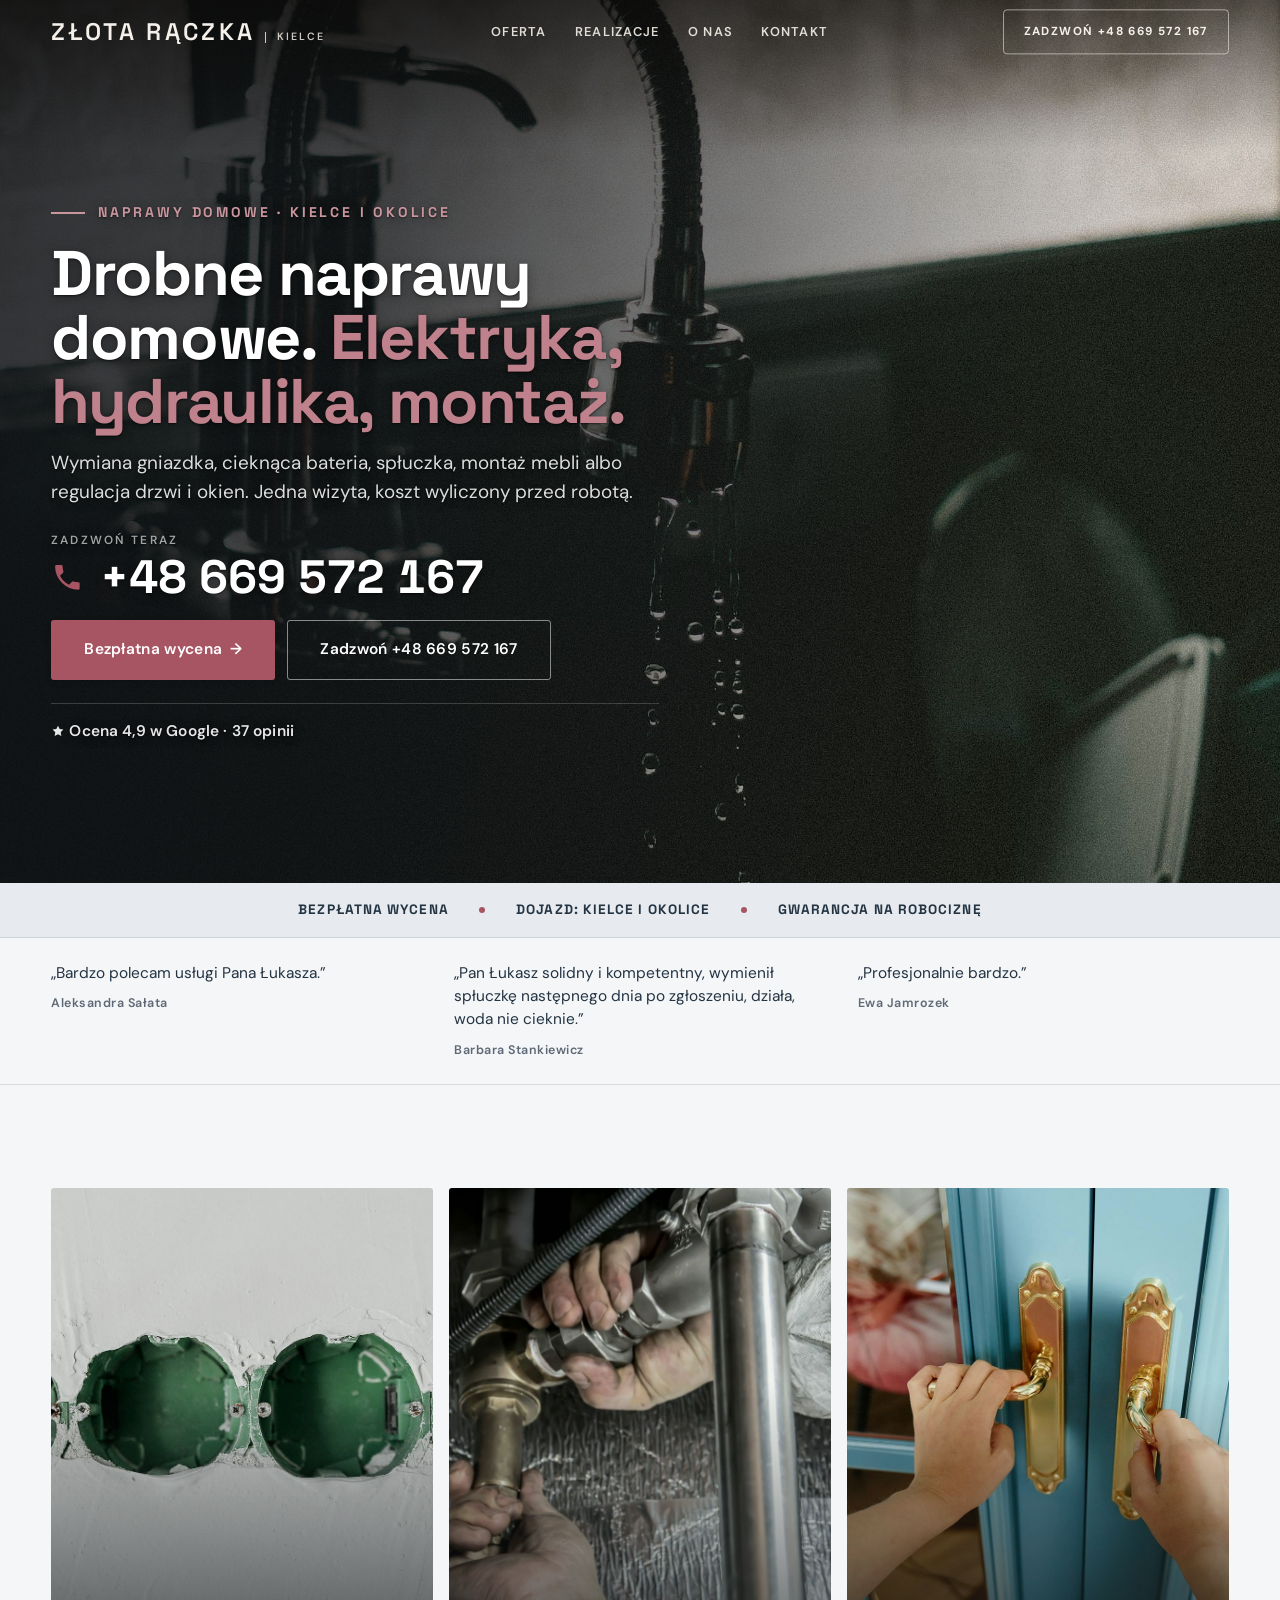
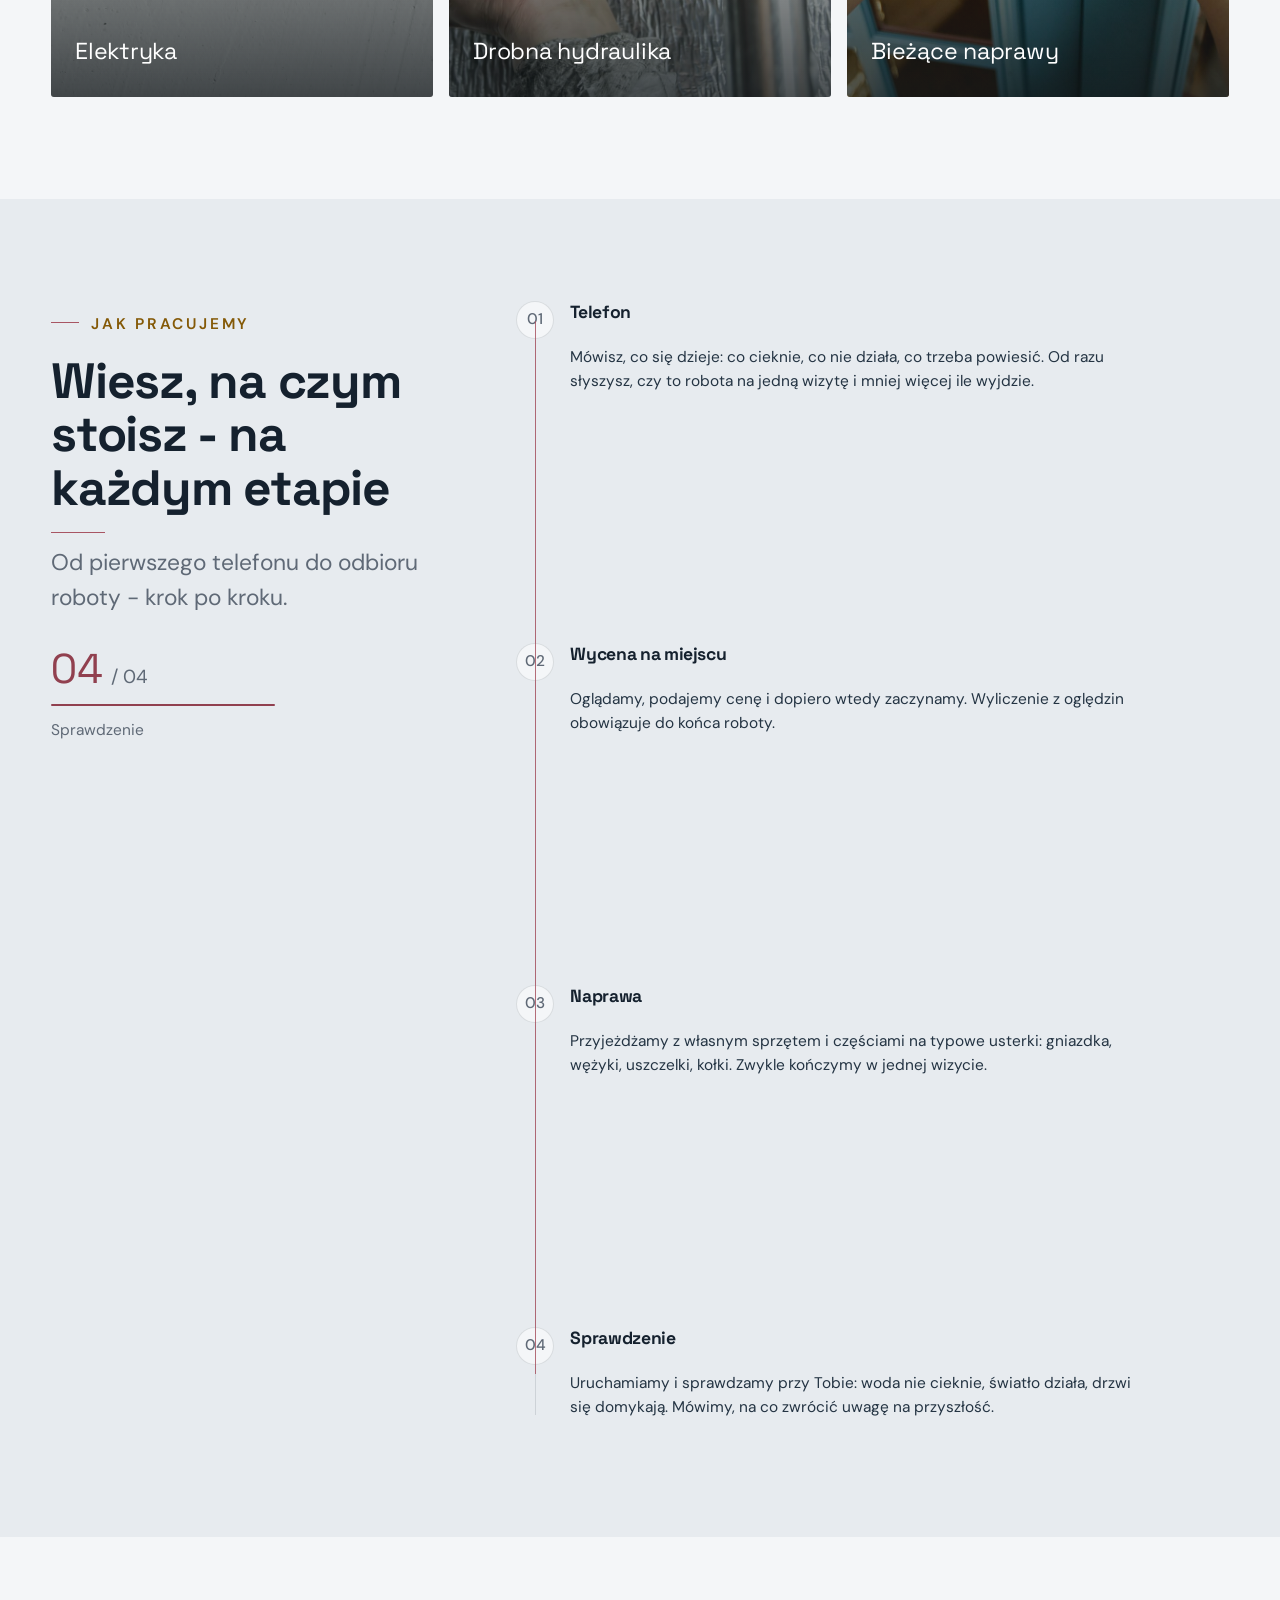
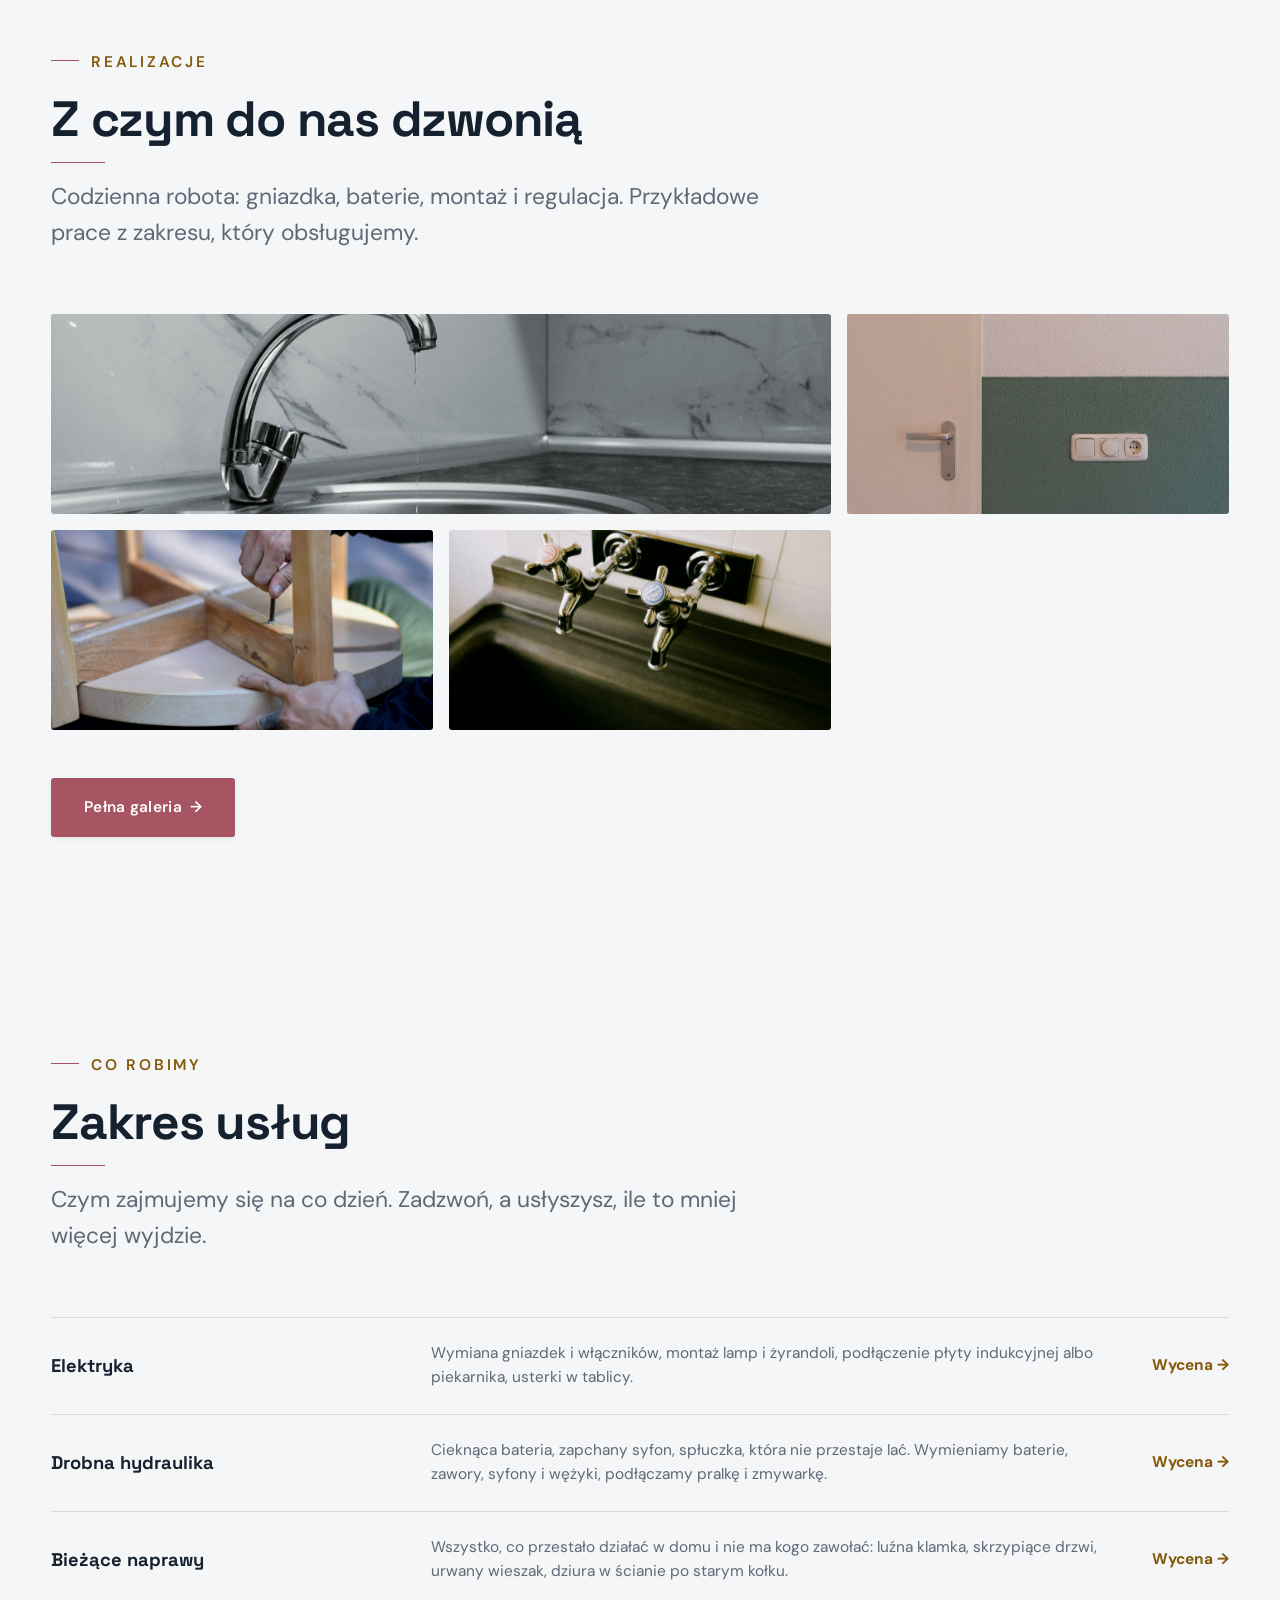
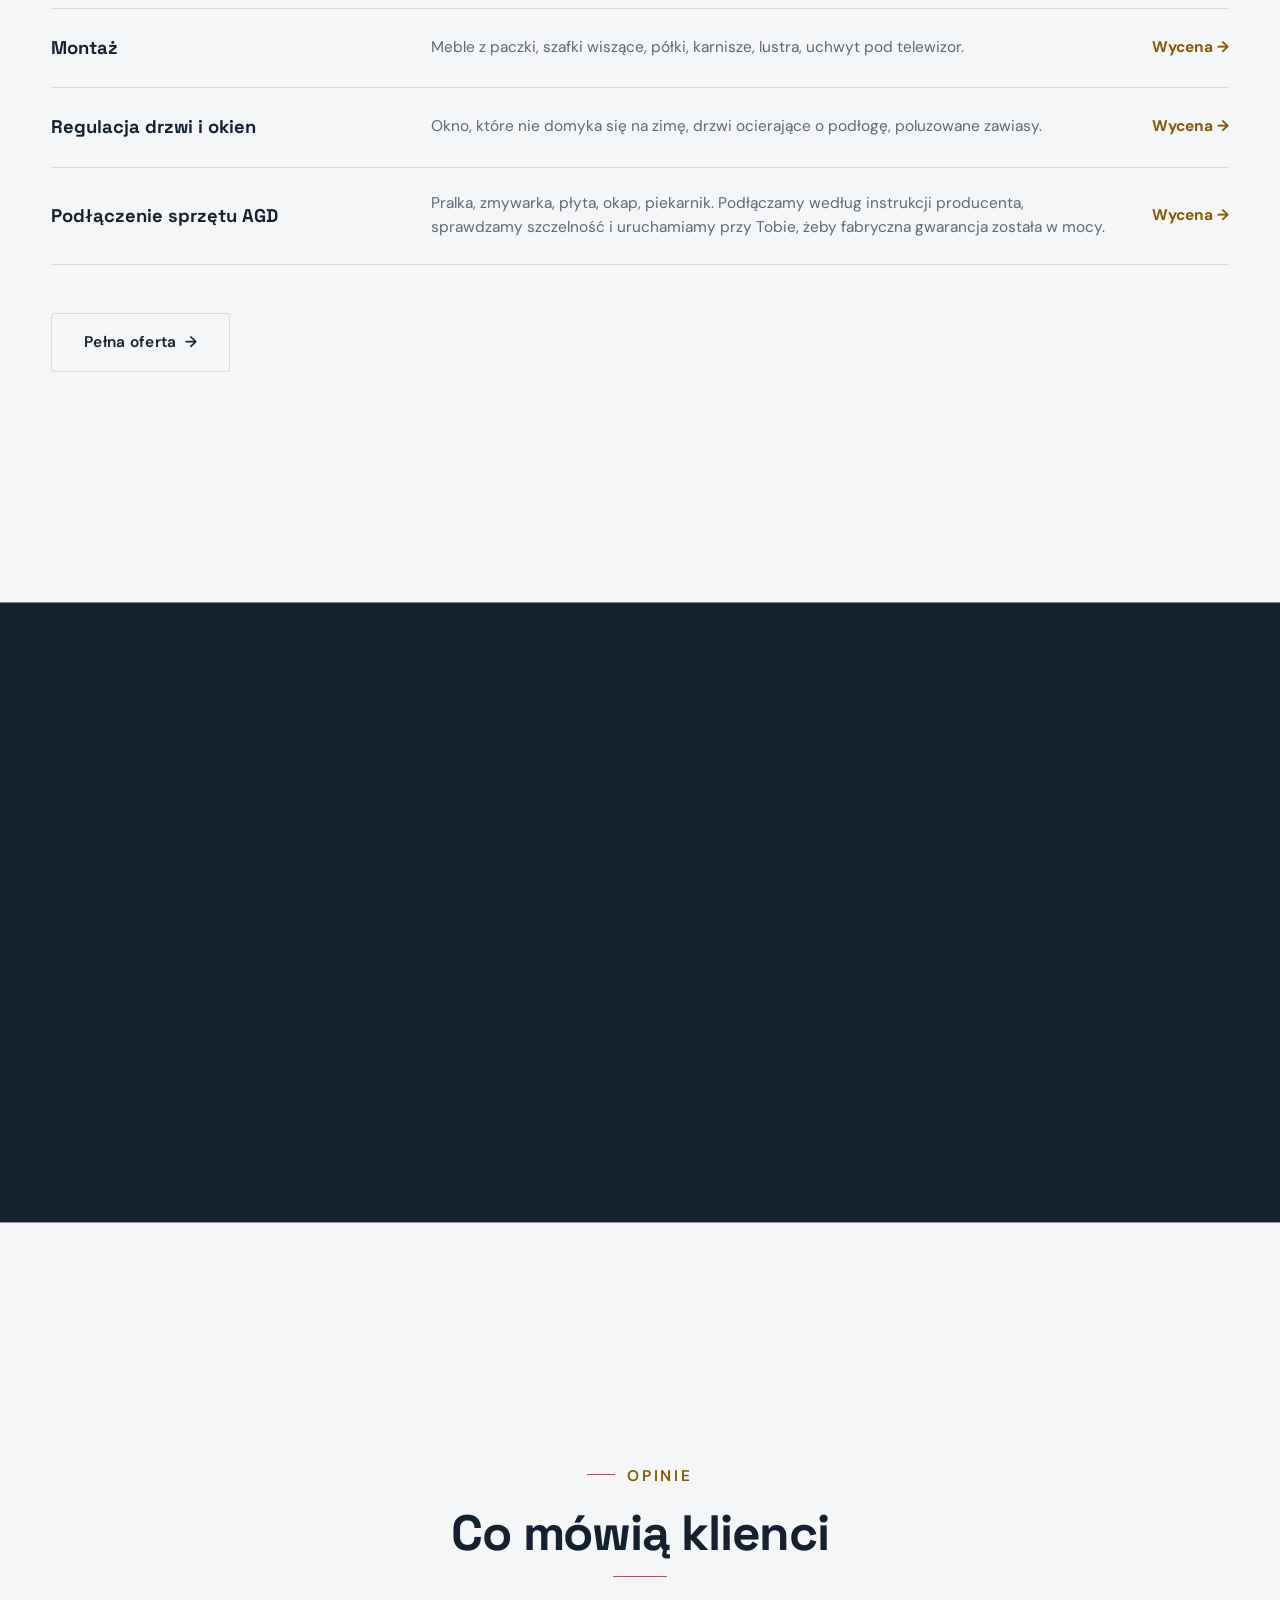
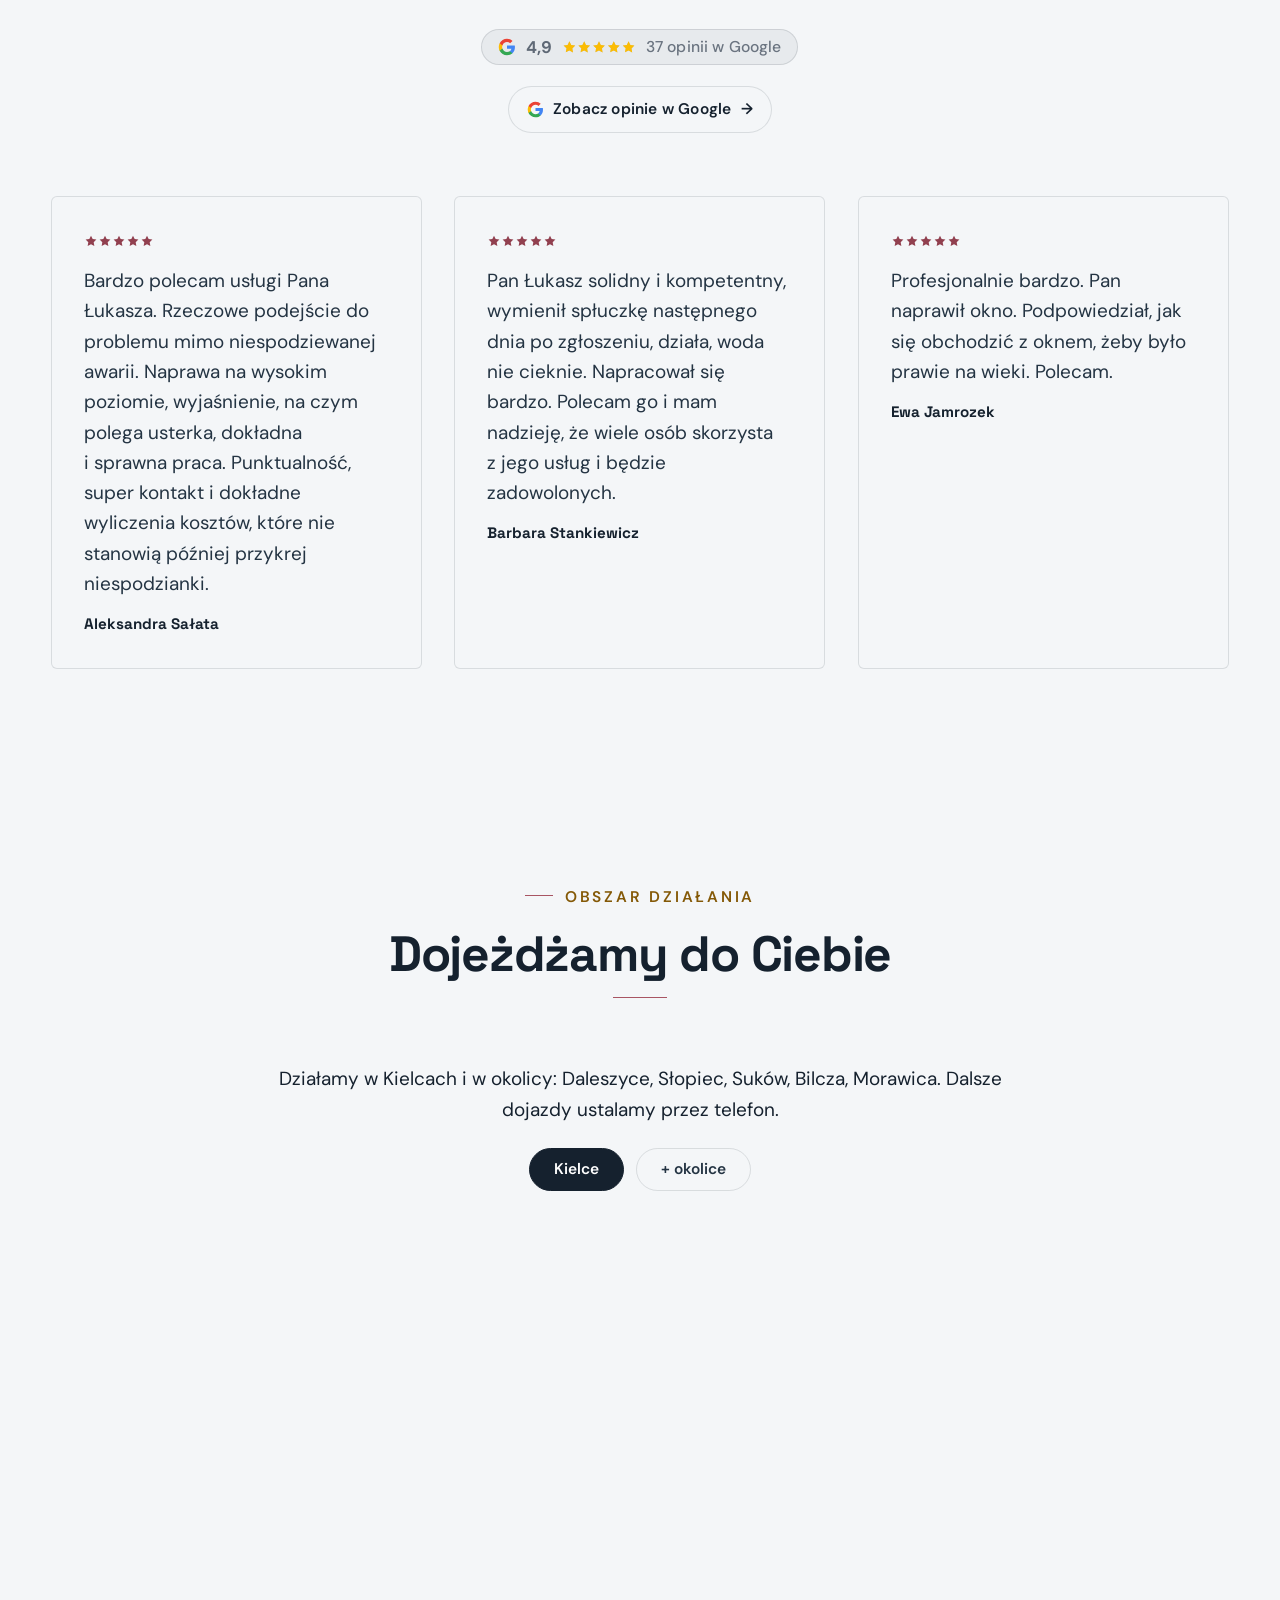
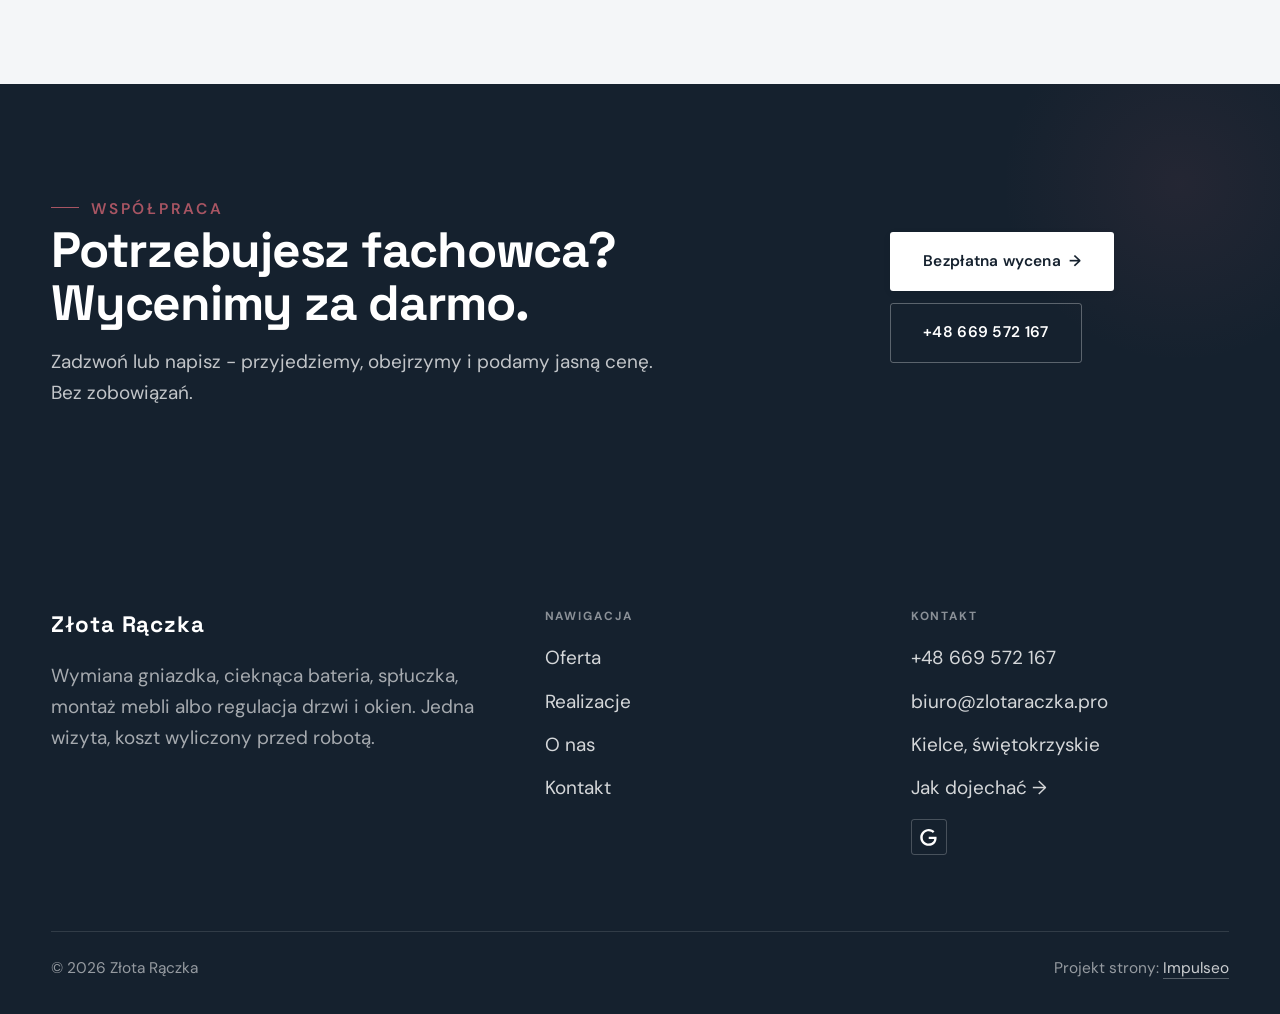
<file: index.html>
<!DOCTYPE html>
<html lang="pl">
<head>
<meta charset="UTF-8">
<meta name="viewport" content="width=device-width, initial-scale=1.0">
<title>Złota Rączka - elektryka, drobna hydraulika, naprawy i montaż · Kielce</title>
<meta name="description" content="Złota Rączka - Elektryka, Drobna Hydraulika, Bieżące Naprawy, Montaż, Regulacja. Jeden telefon do usterek w domu: gniazdka, baterie, spłuczki, montaż mebli i lamp, regulacja drzwi i okien. Kielce, Daleszyce i okolice. Koszt wyliczony przed robotą.">
<link rel="canonical" href="https://kris20032.github.io/zlota-raczka-elektryka-drobna-hydraulika-biezace-naprawy-montaz-regulacja/">
<meta name="robots" content="noindex, nofollow">
<meta property="og:type" content="website">
<meta property="og:locale" content="pl_PL">
<meta property="og:site_name" content="Złota Rączka">
<meta property="og:title" content="Złota Rączka - elektryka, drobna hydraulika, naprawy i montaż · Kielce">
<meta property="og:description" content="Złota Rączka - Elektryka, Drobna Hydraulika, Bieżące Naprawy, Montaż, Regulacja. Jeden telefon do usterek w domu: gniazdka, baterie, spłuczki, montaż mebli i lamp, regulacja drzwi i okien. Kielce, Daleszyce i okolice. Koszt wyliczony przed robotą.">
<meta property="og:url" content="https://kris20032.github.io/zlota-raczka-elektryka-drobna-hydraulika-biezace-naprawy-montaz-regulacja/">
<meta property="og:image" content="https://kris20032.github.io/zlota-raczka-elektryka-drobna-hydraulika-biezace-naprawy-montaz-regulacja/img/og.jpg">
<meta property="og:image:width" content="1200">
<meta property="og:image:height" content="630">
<meta name="twitter:card" content="summary_large_image">
<script type="application/ld+json">{"@context": "https://schema.org", "@type": "LocalBusiness", "name": "Złota Rączka", "url": "https://kris20032.github.io/zlota-raczka-elektryka-drobna-hydraulika-biezace-naprawy-montaz-regulacja/", "telephone": "+48669572167", "image": "https://kris20032.github.io/zlota-raczka-elektryka-drobna-hydraulika-biezace-naprawy-montaz-regulacja/img/og.jpg", "areaServed": "Kielce", "sameAs": ["https://www.google.com/maps?cid=17878125235674072347"]}</script>
<link rel="preconnect" href="https://fonts.googleapis.com">
<link rel="preconnect" href="https://fonts.gstatic.com" crossorigin>
<link href="https://fonts.googleapis.com/css2?family=Space+Grotesk:wght@500;600;700&family=DM+Sans:opsz,wght@9..40,400;9..40,500;9..40,600&display=swap" rel="stylesheet">
<link rel="stylesheet" href="assets/styles.css?v=001f821d">
</head>
<body>

<header class="nav">
  <div class="wrap nav-inner">
    <a class="brand" href="index.html"><span class="name">Złota Rączka</span><span class="sub">Kielce</span></a>
    <nav class="nav-links">
      <a href="oferta.html">Oferta</a>
      <a href="realizacje.html">Realizacje</a>
      <a href="o-nas.html">O nas</a>
      <a href="kontakt.html">Kontakt</a>
      <a href="tel:+48669572167" class="btn btn-accent">Zadzwoń +48 669 572 167</a>
    </nav>
    <button class="nav-toggle" aria-label="Menu"><span></span><span></span><span></span></button>
  </div>
</header>

<main>
<section class="hero-fach">
  <img class="hf-photo" src="img/hero.jpg" fetchpriority="high" data-rotate="img/g1.jpg|img/g2.jpg" alt="Złota Rączka" width="1880" height="1253">
  <div class="hf-panel">
    <div class="hf-inner">
      <span class="hf-kicker">Naprawy domowe · Kielce i okolice</span>
      <h1 class="hf-title">Drobne naprawy domowe. <em>Elektryka, hydraulika, montaż.</em></h1>
      <p class="hf-lead">Wymiana gniazdka, cieknąca bateria, spłuczka, montaż mebli albo regulacja drzwi i okien. Jedna wizyta, koszt wyliczony przed robotą.</p>
      <a class="hf-phone" href="tel:+48669572167"><span class="hf-phone-lab">Zadzwoń teraz</span><span class="hf-phone-num"><svg class="ico-tel" width="16" height="16" viewBox="0 0 24 24" fill="none" aria-hidden="true"><path d="M6.6 10.8a15.5 15.5 0 0 0 6.6 6.6l2.2-2.2a1 1 0 0 1 1-.24 11.4 11.4 0 0 0 3.6.58 1 1 0 0 1 1 1V20a1 1 0 0 1-1 1A17 17 0 0 1 3 4a1 1 0 0 1 1-1h3.5a1 1 0 0 1 1 1c0 1.25.2 2.46.58 3.6a1 1 0 0 1-.25 1l-2.23 2.2Z" fill="currentColor"/></svg> +48 669 572 167</span></a>
      <div class="hf-actions">
        <a href="kontakt.html" class="btn btn-accent">Bezpłatna wycena <span class="arr">→</span></a>
        <a href="tel:+48669572167" class="btn btn-ghost hf-ghost">Zadzwoń +48 669 572 167</a>
      </div>
      <div class="hf-trust"><svg class="ico-star" width="14" height="14" viewBox="0 0 24 24" style="vertical-align:-2px" aria-hidden="true"><path d="M12 2.8l2.85 5.8 6.4.93-4.63 4.5 1.1 6.37L12 17.4l-5.72 3 1.1-6.37-4.63-4.5 6.4-.93L12 2.8Z" fill="currentColor"/></svg> Ocena 4,9 w Google · 37 opinii</div>
    </div>
  </div>
</section>
<section class="fach-promise">
  <div class="wrap">
    <ul class="fp-row reveal"><li>Bezpłatna wycena</li><li>Dojazd: Kielce i okolice</li><li>Gwarancja na robociznę</li></ul>
  </div>
</section>
<section class="opinie-mini" aria-label="Opinie klientów">
  <div class="wrap">
    <div class="om-row">
      <div class="om-item reveal"><blockquote>„Bardzo polecam usługi Pana Łukasza.”</blockquote><span class="om-autor">Aleksandra Sałata</span></div>
      <div class="om-item reveal"><blockquote>„Pan Łukasz solidny i kompetentny, wymienił spłuczkę następnego dnia po zgłoszeniu, działa, woda nie cieknie.”</blockquote><span class="om-autor">Barbara Stankiewicz</span></div>
      <div class="om-item reveal"><blockquote>„Profesjonalnie bardzo.”</blockquote><span class="om-autor">Ewa Jamrozek</span></div>
    </div>
  </div>
</section>
<section class="gateways-band">
  <div class="wrap">
    <div class="gateways">
      <a href="oferta.html" class="gateway reveal"><img src="img/g3.jpg" alt="Elektryka" loading="lazy" width="1880" height="1255" decoding="async"><span class="g-ttl">Elektryka</span></a>
      <a href="oferta.html" class="gateway reveal"><img src="img/g4.jpg" alt="Drobna hydraulika" loading="lazy" width="1840" height="1218" decoding="async"><span class="g-ttl">Drobna hydraulika</span></a>
      <a href="oferta.html" class="gateway reveal"><img src="img/g5.jpg" alt="Bieżące naprawy" loading="lazy" width="1880" height="1253" decoding="async"><span class="g-ttl">Bieżące naprawy</span></a>
    </div>
  </div>
</section>
<section class="proces proces-os fachowcy">
  <div class="wrap proc-grid">
    <div class="proc-side">
      <div class="head reveal">
        <span class="eyebrow">Jak pracujemy</span>
        <h2>Wiesz, na czym stoisz - na każdym etapie</h2>
        <p>Od pierwszego telefonu do odbioru roboty - krok po kroku.</p>
      </div>
      <div class="proc-count" aria-hidden="true"><span class="pc-cur">01</span><span class="pc-all">/ 04</span></div>
      <div class="proc-bar" aria-hidden="true"><i></i></div>
      <p class="proc-now" aria-hidden="true">Telefon</p>
    </div>
    <ol class="proces-line">
      <li class="reveal"><span class="pno">01</span><h3>Telefon</h3><p>Mówisz, co się dzieje: co cieknie, co nie działa, co trzeba powiesić. Od razu słyszysz, czy to robota na jedną wizytę i mniej więcej ile wyjdzie.</p></li>
      <li class="reveal"><span class="pno">02</span><h3>Wycena na miejscu</h3><p>Oglądamy, podajemy cenę i dopiero wtedy zaczynamy. Wyliczenie z oględzin obowiązuje do końca roboty.</p></li>
      <li class="reveal"><span class="pno">03</span><h3>Naprawa</h3><p>Przyjeżdżamy z własnym sprzętem i częściami na typowe usterki: gniazdka, wężyki, uszczelki, kołki. Zwykle kończymy w jednej wizycie.</p></li>
      <li class="reveal"><span class="pno">04</span><h3>Sprawdzenie</h3><p>Uruchamiamy i sprawdzamy przy Tobie: woda nie cieknie, światło działa, drzwi się domykają. Mówimy, na co zwrócić uwagę na przyszłość.</p></li>
    </ol>
  </div>
</section>
<section>
  <div class="wrap">
    <div class="head reveal">
      <span class="eyebrow">Realizacje</span>
      <h2>Z czym do nas dzwonią</h2>
      <p>Codzienna robota: gniazdka, baterie, montaż i regulacja. Przykładowe prace z zakresu, który obsługujemy.</p>
    </div>
    <div class="gallery">
      <div class="tile t-two3 reveal"><img src="img/g6.jpg" alt="Złota Rączka" loading="lazy" width="1880" height="1253" decoding="async"></div>
      <div class="tile t-third reveal"><img src="img/g7.jpg" alt="Złota Rączka" loading="lazy" width="1880" height="1255" decoding="async"></div>
      <div class="tile t-third reveal"><img src="img/g8.jpg" alt="Złota Rączka" loading="lazy" width="1880" height="1255" decoding="async"></div>
      <div class="tile t-third reveal"><img src="img/g9.jpg" alt="Złota Rączka" loading="lazy" width="1880" height="1253" decoding="async"></div>
      <div class="tile t-third reveal"><img src="img/g10.jpg" alt="Złota Rączka" loading="lazy" width="1814" height="1178" decoding="async"></div>
    </div>
    <div style="margin-top:var(--space-7)" class="reveal"><a href="realizacje.html" class="btn btn-accent">Pełna galeria <span class="arr">→</span></a></div>
  </div>
</section>
<section class="fach-uslugi">
  <div class="wrap">
    <div class="head reveal">
      <span class="eyebrow">Co robimy</span>
      <h2>Zakres usług</h2>
      <p>Czym zajmujemy się na co dzień. Zadzwoń, a usłyszysz, ile to mniej więcej wyjdzie.</p>
    </div>
    <ul class="fu-list">
      <li class="fu-row reveal"><div class="fu-name">Elektryka</div><div class="fu-desc">Wymiana gniazdek i włączników, montaż lamp i żyrandoli, podłączenie płyty indukcyjnej albo piekarnika, usterki w tablicy.</div><a class="fu-cta" href="kontakt.html">Wycena <span class="arr">→</span></a></li>
      <li class="fu-row reveal"><div class="fu-name">Drobna hydraulika</div><div class="fu-desc">Cieknąca bateria, zapchany syfon, spłuczka, która nie przestaje lać. Wymieniamy baterie, zawory, syfony i wężyki, podłączamy pralkę i zmywarkę.</div><a class="fu-cta" href="kontakt.html">Wycena <span class="arr">→</span></a></li>
      <li class="fu-row reveal"><div class="fu-name">Bieżące naprawy</div><div class="fu-desc">Wszystko, co przestało działać w domu i nie ma kogo zawołać: luźna klamka, skrzypiące drzwi, urwany wieszak, dziura w ścianie po starym kołku.</div><a class="fu-cta" href="kontakt.html">Wycena <span class="arr">→</span></a></li>
      <li class="fu-row reveal"><div class="fu-name">Montaż</div><div class="fu-desc">Meble z paczki, szafki wiszące, półki, karnisze, lustra, uchwyt pod telewizor.</div><a class="fu-cta" href="kontakt.html">Wycena <span class="arr">→</span></a></li>
      <li class="fu-row reveal"><div class="fu-name">Regulacja drzwi i okien</div><div class="fu-desc">Okno, które nie domyka się na zimę, drzwi ocierające o podłogę, poluzowane zawiasy.</div><a class="fu-cta" href="kontakt.html">Wycena <span class="arr">→</span></a></li>
      <li class="fu-row reveal"><div class="fu-name">Podłączenie sprzętu AGD</div><div class="fu-desc">Pralka, zmywarka, płyta, okap, piekarnik. Podłączamy według instrukcji producenta, sprawdzamy szczelność i uruchamiamy przy Tobie, żeby fabryczna gwarancja została w mocy.</div><a class="fu-cta" href="kontakt.html">Wycena <span class="arr">→</span></a></li>
    </ul>
    <div style="margin-top:var(--space-7)" class="reveal"><a href="oferta.html" class="btn btn-ghost">Pełna oferta <span class="arr">→</span></a></div>
  </div>
</section>
<section class="stopklatka" aria-hidden="true">
  <div class="stk-bg" style="background-image:url(img/g11.jpg)"></div>
</section>
<section class="opinie">
  <div class="wrap">
    <div class="head center reveal">
      <span class="eyebrow">Opinie</span>
      <h2>Co mówią klienci</h2>
    </div>
    <p class="op-meta reveal"><span class="g-badge"><svg class="gb-ico" viewBox="0 0 24 24" width="18" height="18" aria-hidden="true"><path fill="#4285F4" d="M22.56 12.25c0-.78-.07-1.53-.2-2.25H12v4.26h5.92c-.26 1.37-1.04 2.53-2.21 3.31v2.77h3.57c2.08-1.92 3.28-4.74 3.28-8.09z"/><path fill="#34A853" d="M12 23c2.97 0 5.46-.98 7.28-2.66l-3.57-2.77c-.98.66-2.23 1.06-3.71 1.06-2.86 0-5.29-1.93-6.16-4.53H2.18v2.84C3.99 20.53 7.7 23 12 23z"/><path fill="#FBBC05" d="M5.84 14.09c-.22-.66-.35-1.36-.35-2.09s.13-1.43.35-2.09V7.07H2.18C1.43 8.55 1 10.22 1 12s.43 3.45 1.18 4.93l2.85-2.22.81-.62z"/><path fill="#EA4335" d="M12 5.38c1.62 0 3.06.56 4.21 1.64l3.15-3.15C17.45 2.09 14.97 1 12 1 7.7 1 3.99 3.47 2.18 7.07l3.66 2.84c.87-2.6 3.3-4.53 6.16-4.53z"/></svg><b class="gb-ocena">4,9</b><svg class="gb-stars" viewBox="0 0 90 18" width="74" height="14.8" aria-hidden="true"><g fill="currentColor" opacity=".26"><path transform="translate(0,0)" d="M9 1.6l2.2 4.46 4.92.72-3.56 3.47.84 4.9L9 12.74l-4.4 2.31.84-4.9L1.88 6.68l4.92-.72L9 1.6Z"/><path transform="translate(18,0)" d="M9 1.6l2.2 4.46 4.92.72-3.56 3.47.84 4.9L9 12.74l-4.4 2.31.84-4.9L1.88 6.68l4.92-.72L9 1.6Z"/><path transform="translate(36,0)" d="M9 1.6l2.2 4.46 4.92.72-3.56 3.47.84 4.9L9 12.74l-4.4 2.31.84-4.9L1.88 6.68l4.92-.72L9 1.6Z"/><path transform="translate(54,0)" d="M9 1.6l2.2 4.46 4.92.72-3.56 3.47.84 4.9L9 12.74l-4.4 2.31.84-4.9L1.88 6.68l4.92-.72L9 1.6Z"/><path transform="translate(72,0)" d="M9 1.6l2.2 4.46 4.92.72-3.56 3.47.84 4.9L9 12.74l-4.4 2.31.84-4.9L1.88 6.68l4.92-.72L9 1.6Z"/></g><clipPath id="gs980"><rect x="0" y="0" width="88.2" height="18"/></clipPath><g fill="#FBBC04" clip-path="url(#gs980)"><path transform="translate(0,0)" d="M9 1.6l2.2 4.46 4.92.72-3.56 3.47.84 4.9L9 12.74l-4.4 2.31.84-4.9L1.88 6.68l4.92-.72L9 1.6Z"/><path transform="translate(18,0)" d="M9 1.6l2.2 4.46 4.92.72-3.56 3.47.84 4.9L9 12.74l-4.4 2.31.84-4.9L1.88 6.68l4.92-.72L9 1.6Z"/><path transform="translate(36,0)" d="M9 1.6l2.2 4.46 4.92.72-3.56 3.47.84 4.9L9 12.74l-4.4 2.31.84-4.9L1.88 6.68l4.92-.72L9 1.6Z"/><path transform="translate(54,0)" d="M9 1.6l2.2 4.46 4.92.72-3.56 3.47.84 4.9L9 12.74l-4.4 2.31.84-4.9L1.88 6.68l4.92-.72L9 1.6Z"/><path transform="translate(72,0)" d="M9 1.6l2.2 4.46 4.92.72-3.56 3.47.84 4.9L9 12.74l-4.4 2.31.84-4.9L1.88 6.68l4.92-.72L9 1.6Z"/></g></svg><span class="gb-txt">37 opinii w Google</span></span></p>
    <p class="op-meta reveal"><a class="op-google" href="https://www.google.com/maps?cid=17878125235674072347" target="_blank" rel="noopener"><svg class="op-g-ico" viewBox="0 0 24 24" width="17" height="17" aria-hidden="true"><path fill="#4285F4" d="M22.56 12.25c0-.78-.07-1.53-.2-2.25H12v4.26h5.92c-.26 1.37-1.04 2.53-2.21 3.31v2.77h3.57c2.08-1.92 3.28-4.74 3.28-8.09z"/><path fill="#34A853" d="M12 23c2.97 0 5.46-.98 7.28-2.66l-3.57-2.77c-.98.66-2.23 1.06-3.71 1.06-2.86 0-5.29-1.93-6.16-4.53H2.18v2.84C3.99 20.53 7.7 23 12 23z"/><path fill="#FBBC05" d="M5.84 14.09c-.22-.66-.35-1.36-.35-2.09s.13-1.43.35-2.09V7.07H2.18C1.43 8.55 1 10.22 1 12s.43 3.45 1.18 4.93l2.85-2.22.81-.62z"/><path fill="#EA4335" d="M12 5.38c1.62 0 3.06.56 4.21 1.64l3.15-3.15C17.45 2.09 14.97 1 12 1 7.7 1 3.99 3.47 2.18 7.07l3.66 2.84c.87-2.6 3.3-4.53 6.16-4.53z"/></svg><span>Zobacz opinie w Google</span><span class="arr">→</span></a></p>
    <div class="opinie-grid">
      <figure class="op-card reveal"><span class="op-star"><svg class="ico-star" width="14" height="14" viewBox="0 0 24 24" style="vertical-align:-2px" aria-hidden="true"><path d="M12 2.8l2.85 5.8 6.4.93-4.63 4.5 1.1 6.37L12 17.4l-5.72 3 1.1-6.37-4.63-4.5 6.4-.93L12 2.8Z" fill="currentColor"/></svg><svg class="ico-star" width="14" height="14" viewBox="0 0 24 24" style="vertical-align:-2px" aria-hidden="true"><path d="M12 2.8l2.85 5.8 6.4.93-4.63 4.5 1.1 6.37L12 17.4l-5.72 3 1.1-6.37-4.63-4.5 6.4-.93L12 2.8Z" fill="currentColor"/></svg><svg class="ico-star" width="14" height="14" viewBox="0 0 24 24" style="vertical-align:-2px" aria-hidden="true"><path d="M12 2.8l2.85 5.8 6.4.93-4.63 4.5 1.1 6.37L12 17.4l-5.72 3 1.1-6.37-4.63-4.5 6.4-.93L12 2.8Z" fill="currentColor"/></svg><svg class="ico-star" width="14" height="14" viewBox="0 0 24 24" style="vertical-align:-2px" aria-hidden="true"><path d="M12 2.8l2.85 5.8 6.4.93-4.63 4.5 1.1 6.37L12 17.4l-5.72 3 1.1-6.37-4.63-4.5 6.4-.93L12 2.8Z" fill="currentColor"/></svg><svg class="ico-star" width="14" height="14" viewBox="0 0 24 24" style="vertical-align:-2px" aria-hidden="true"><path d="M12 2.8l2.85 5.8 6.4.93-4.63 4.5 1.1 6.37L12 17.4l-5.72 3 1.1-6.37-4.63-4.5 6.4-.93L12 2.8Z" fill="currentColor"/></svg></span><blockquote>Bardzo polecam usługi Pana Łukasza. Rzeczowe podejście do problemu mimo niespodziewanej awarii. Naprawa na wysokim poziomie, wyjaśnienie, na czym polega usterka, dokładna i sprawna praca. Punktualność, super kontakt i dokładne wyliczenia kosztów, które nie stanowią później przykrej niespodzianki.</blockquote><span class="op-autor">Aleksandra Sałata</span></figure>
      <figure class="op-card reveal"><span class="op-star"><svg class="ico-star" width="14" height="14" viewBox="0 0 24 24" style="vertical-align:-2px" aria-hidden="true"><path d="M12 2.8l2.85 5.8 6.4.93-4.63 4.5 1.1 6.37L12 17.4l-5.72 3 1.1-6.37-4.63-4.5 6.4-.93L12 2.8Z" fill="currentColor"/></svg><svg class="ico-star" width="14" height="14" viewBox="0 0 24 24" style="vertical-align:-2px" aria-hidden="true"><path d="M12 2.8l2.85 5.8 6.4.93-4.63 4.5 1.1 6.37L12 17.4l-5.72 3 1.1-6.37-4.63-4.5 6.4-.93L12 2.8Z" fill="currentColor"/></svg><svg class="ico-star" width="14" height="14" viewBox="0 0 24 24" style="vertical-align:-2px" aria-hidden="true"><path d="M12 2.8l2.85 5.8 6.4.93-4.63 4.5 1.1 6.37L12 17.4l-5.72 3 1.1-6.37-4.63-4.5 6.4-.93L12 2.8Z" fill="currentColor"/></svg><svg class="ico-star" width="14" height="14" viewBox="0 0 24 24" style="vertical-align:-2px" aria-hidden="true"><path d="M12 2.8l2.85 5.8 6.4.93-4.63 4.5 1.1 6.37L12 17.4l-5.72 3 1.1-6.37-4.63-4.5 6.4-.93L12 2.8Z" fill="currentColor"/></svg><svg class="ico-star" width="14" height="14" viewBox="0 0 24 24" style="vertical-align:-2px" aria-hidden="true"><path d="M12 2.8l2.85 5.8 6.4.93-4.63 4.5 1.1 6.37L12 17.4l-5.72 3 1.1-6.37-4.63-4.5 6.4-.93L12 2.8Z" fill="currentColor"/></svg></span><blockquote>Pan Łukasz solidny i kompetentny, wymienił spłuczkę następnego dnia po zgłoszeniu, działa, woda nie cieknie. Napracował się bardzo. Polecam go i mam nadzieję, że wiele osób skorzysta z jego usług i będzie zadowolonych.</blockquote><span class="op-autor">Barbara Stankiewicz</span></figure>
      <figure class="op-card reveal"><span class="op-star"><svg class="ico-star" width="14" height="14" viewBox="0 0 24 24" style="vertical-align:-2px" aria-hidden="true"><path d="M12 2.8l2.85 5.8 6.4.93-4.63 4.5 1.1 6.37L12 17.4l-5.72 3 1.1-6.37-4.63-4.5 6.4-.93L12 2.8Z" fill="currentColor"/></svg><svg class="ico-star" width="14" height="14" viewBox="0 0 24 24" style="vertical-align:-2px" aria-hidden="true"><path d="M12 2.8l2.85 5.8 6.4.93-4.63 4.5 1.1 6.37L12 17.4l-5.72 3 1.1-6.37-4.63-4.5 6.4-.93L12 2.8Z" fill="currentColor"/></svg><svg class="ico-star" width="14" height="14" viewBox="0 0 24 24" style="vertical-align:-2px" aria-hidden="true"><path d="M12 2.8l2.85 5.8 6.4.93-4.63 4.5 1.1 6.37L12 17.4l-5.72 3 1.1-6.37-4.63-4.5 6.4-.93L12 2.8Z" fill="currentColor"/></svg><svg class="ico-star" width="14" height="14" viewBox="0 0 24 24" style="vertical-align:-2px" aria-hidden="true"><path d="M12 2.8l2.85 5.8 6.4.93-4.63 4.5 1.1 6.37L12 17.4l-5.72 3 1.1-6.37-4.63-4.5 6.4-.93L12 2.8Z" fill="currentColor"/></svg><svg class="ico-star" width="14" height="14" viewBox="0 0 24 24" style="vertical-align:-2px" aria-hidden="true"><path d="M12 2.8l2.85 5.8 6.4.93-4.63 4.5 1.1 6.37L12 17.4l-5.72 3 1.1-6.37-4.63-4.5 6.4-.93L12 2.8Z" fill="currentColor"/></svg></span><blockquote>Profesjonalnie bardzo. Pan naprawił okno. Podpowiedział, jak się obchodzić z oknem, żeby było prawie na wieki. Polecam.</blockquote><span class="op-autor">Ewa Jamrozek</span></figure>
    </div>
  </div>
</section>
<section class="obszar">
  <div class="wrap">
    <div class="head center reveal">
      <span class="eyebrow">Obszar działania</span>
      <h2>Dojeżdżamy do Ciebie</h2>
    </div>
    <p class="obszar-txt reveal" style="text-align:center;max-width:60ch;margin:0 auto 1.4rem">Działamy w Kielcach i w okolicy: Daleszyce, Słopiec, Suków, Bilcza, Morawica. Dalsze dojazdy ustalamy przez telefon.</p>
    <ul class="obszar-list reveal"><li class="is-home">Kielce</li><li>+ okolice</li></ul>
    <div class="obszar-mapa reveal" style="margin-top:var(--space-7)">
      <iframe title="Obszar działania - Kielce i okolice" src="https://maps.google.com/maps?q=50.7639612%2C20.7867098&amp;z=11&amp;output=embed" loading="lazy" referrerpolicy="no-referrer-when-downgrade" style="width:100%;height:clamp(280px,38vh,420px);border:0;display:block;border-radius:var(--r-md)"></iframe>
    </div>
  </div>
</section>
<section class="cta">
  <div class="wrap">
    <div class="reveal">
      <span class="eyebrow">Współpraca</span>
      <h2>Potrzebujesz fachowca? Wycenimy za darmo.</h2>
      <p>Zadzwoń lub napisz - przyjedziemy, obejrzymy i podamy jasną cenę. Bez zobowiązań.</p>
    </div>
    <div class="cta-actions reveal">
      <a href="kontakt.html" class="btn btn-light">Bezpłatna wycena <span class="arr">→</span></a>
      <a href="tel:+48669572167" class="btn btn-ghost btn-ghost-cta">+48 669 572 167</a>
    </div>
  </div>
</section>
</main>

<footer>
  <div class="wrap">
    <div class="foot-grid">
      <div class="foot-brand">
        <div class="name">Złota Rączka</div>
        <p>Wymiana gniazdka, cieknąca bateria, spłuczka, montaż mebli albo regulacja drzwi i okien. Jedna wizyta, koszt wyliczony przed robotą.</p>
      </div>
      <div class="foot-col">
        <h4>Nawigacja</h4>
        <a href="oferta.html">Oferta</a>
        <a href="realizacje.html">Realizacje</a>
        <a href="o-nas.html">O nas</a>
        <a href="kontakt.html">Kontakt</a>
      </div>
      <div class="foot-col">
        <h4>Kontakt</h4>
        <a href="tel:+48669572167">+48 669 572 167</a>
        <a href="mailto:biuro@zlotaraczka.pro">biuro@zlotaraczka.pro</a>
        <p>Kielce, świętokrzyskie</p>
        <a href="https://www.google.com/maps?cid=17878125235674072347" target="_blank" rel="noopener">Jak dojechać →</a>
      <div class="foot-soc">
        <a class="soc" href="https://www.google.com/maps?cid=17878125235674072347" target="_blank" rel="noopener" aria-label="Google - Złota Rączka"><svg viewBox="0 0 24 24" aria-hidden="true" focusable="false"><path d="M12.48 10.92v3.28h7.84c-.24 1.84-.853 3.187-1.787 4.133-1.147 1.147-2.933 2.4-6.053 2.4-4.827 0-8.6-3.893-8.6-8.72s3.773-8.72 8.6-8.72c2.6 0 4.507 1.027 5.907 2.347l2.307-2.307C18.747 1.44 16.133 0 12.48 0 5.867 0 .307 5.387.307 12s5.56 12 12.173 12c3.573 0 6.267-1.173 8.373-3.36 2.16-2.16 2.84-5.213 2.84-7.667 0-.76-.053-1.467-.173-2.053H12.48z" fill="currentColor"/></svg></a>
      </div>
      </div>
    </div>
    <div class="foot-bot">
      <span>© 2026 Złota Rączka</span>
      <span>Projekt strony: <a class="foot-credit" href="https://impulseo.pl" target="_blank" rel="noopener">Impulseo</a></span>
    </div>
  </div>
</footer>
<div class="sticky-call"><a class="sc-call" href="tel:+48669572167"><svg class="ico-tel" width="16" height="16" viewBox="0 0 24 24" fill="none" aria-hidden="true"><path d="M6.6 10.8a15.5 15.5 0 0 0 6.6 6.6l2.2-2.2a1 1 0 0 1 1-.24 11.4 11.4 0 0 0 3.6.58 1 1 0 0 1 1 1V20a1 1 0 0 1-1 1A17 17 0 0 1 3 4a1 1 0 0 1 1-1h3.5a1 1 0 0 1 1 1c0 1.25.2 2.46.58 3.6a1 1 0 0 1-.25 1l-2.23 2.2Z" fill="currentColor"/></svg> Zadzwoń</a><a class="sc-quote" href="kontakt.html">Bezpłatna wycena</a></div>
<div class="demo-wazne" data-do="2026-09-15" data-cykl="3" hidden><svg class="dw-ico" width="13" height="13" viewBox="0 0 24 24" fill="none" aria-hidden="true"><circle cx="12" cy="12" r="8.6" stroke="currentColor" stroke-width="1.8"/><path d="M12 7.2V12l3.3 2" stroke="currentColor" stroke-width="1.8" stroke-linecap="round"/></svg><span class="dw-txt"></span></div>

<script src="assets/main.js"></script>
</body>
</html>
</file>
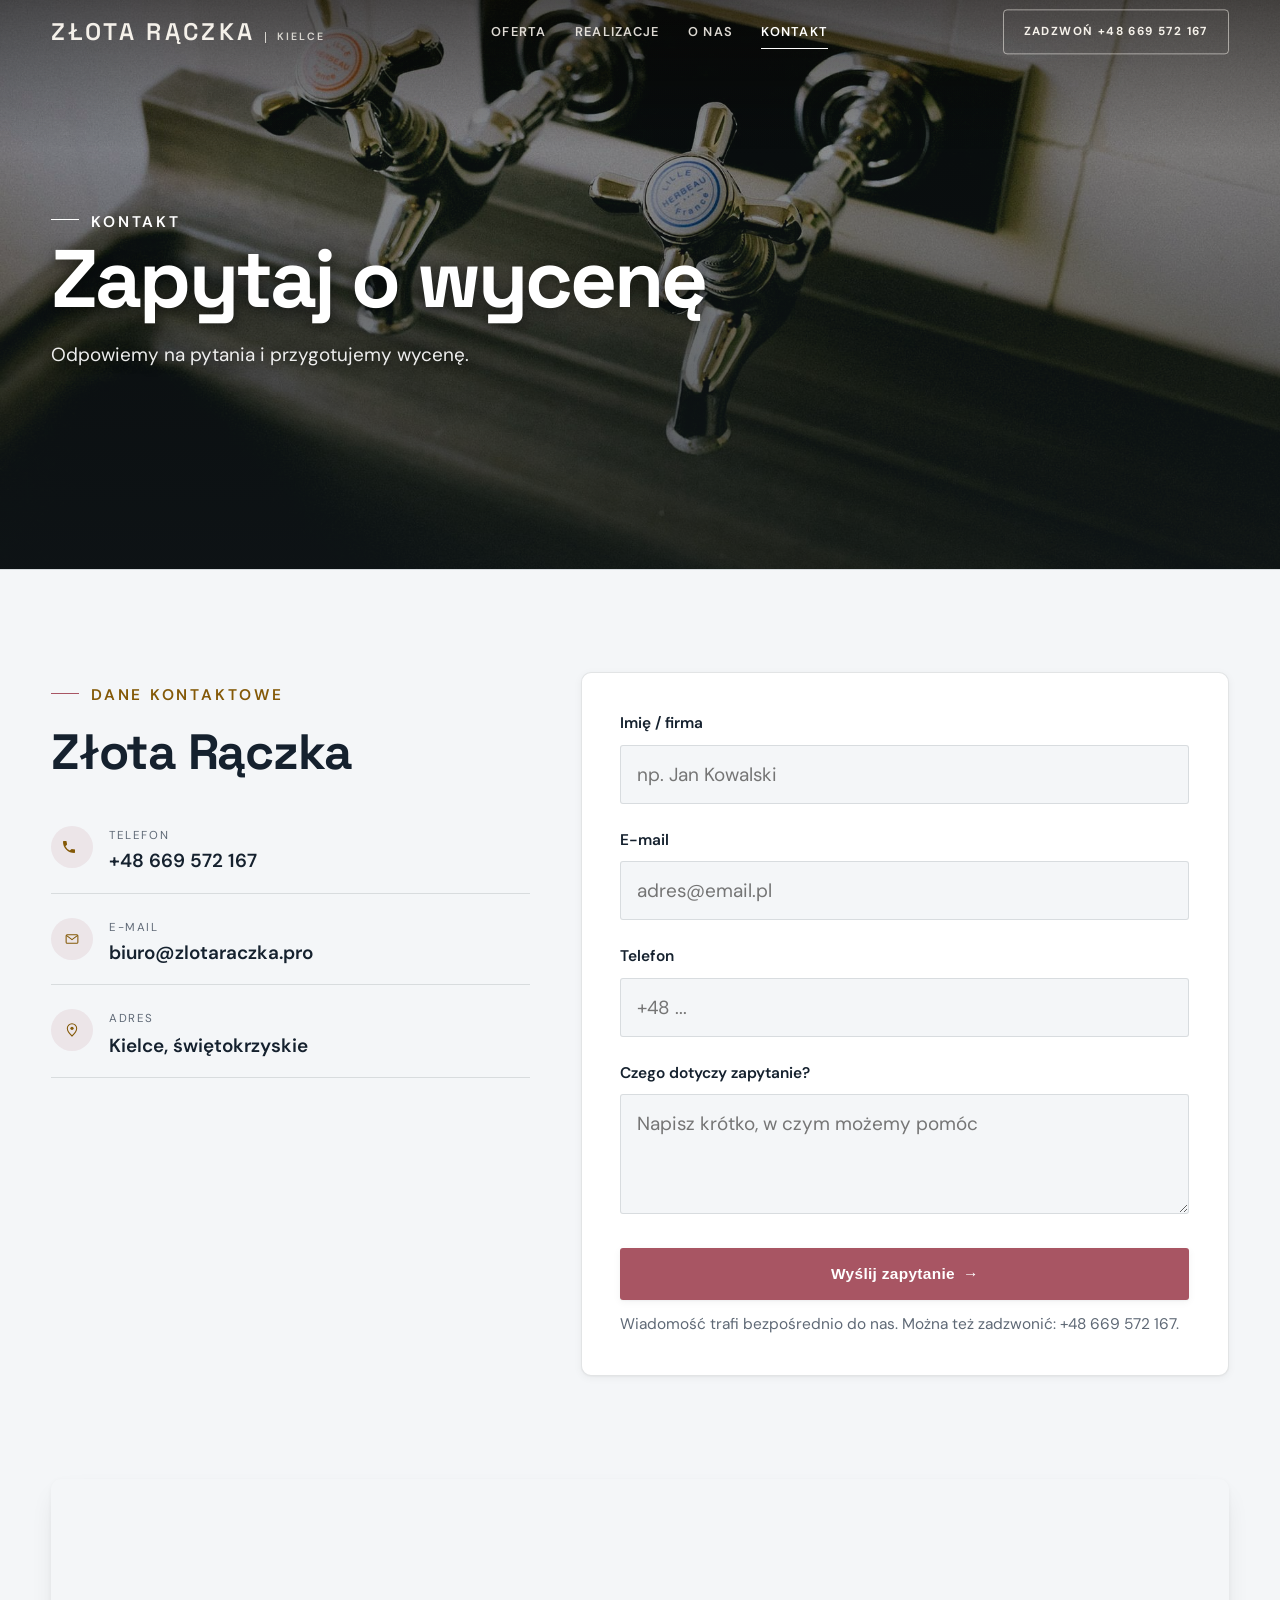
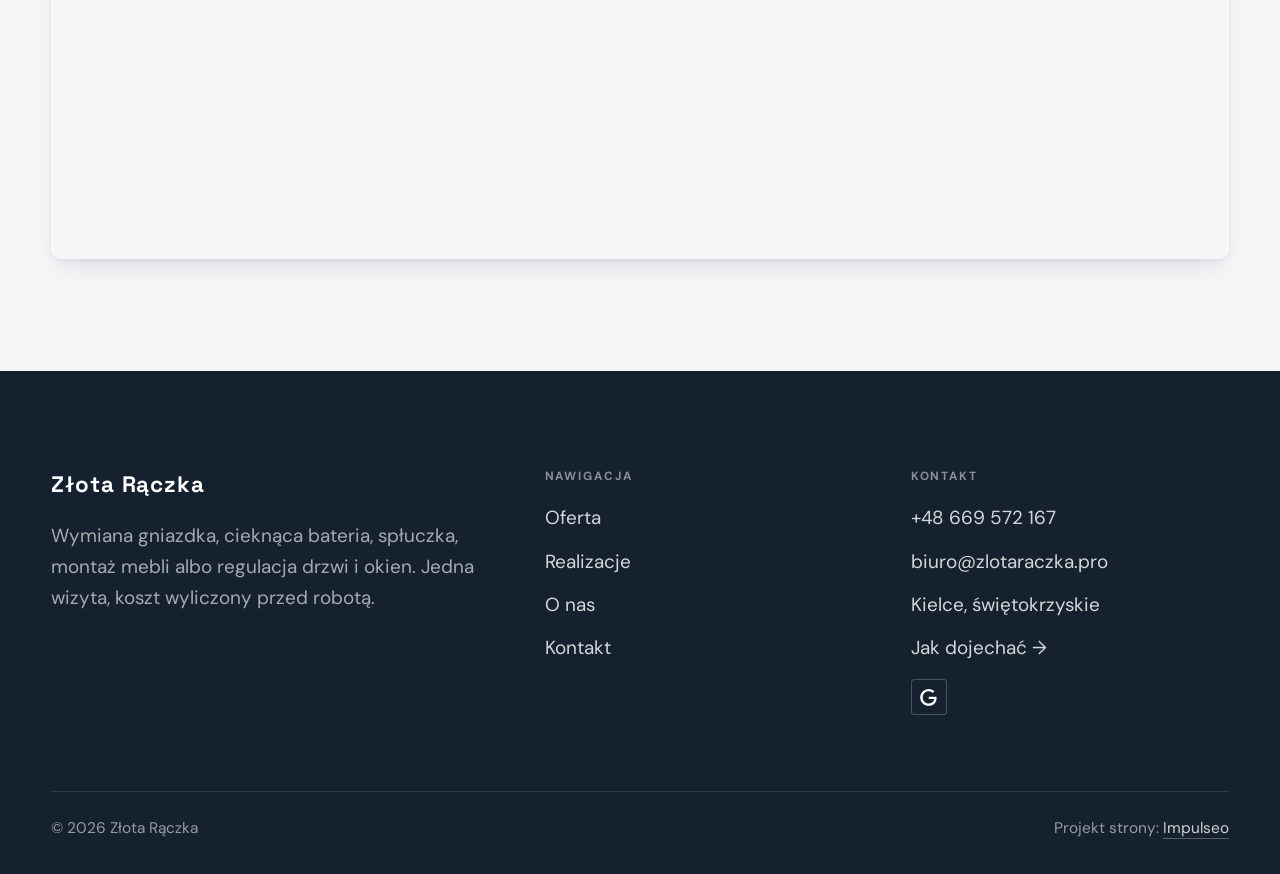
<file: kontakt.html>
<!DOCTYPE html>
<html lang="pl">
<head>
<meta charset="UTF-8">
<meta name="viewport" content="width=device-width, initial-scale=1.0">
<title>Kontakt - Złota Rączka</title>
<meta name="description" content="Kontakt Złota Rączka - Kielce, świętokrzyskie">
<link rel="canonical" href="https://kris20032.github.io/zlota-raczka-elektryka-drobna-hydraulika-biezace-naprawy-montaz-regulacja/kontakt.html">
<meta name="robots" content="noindex, nofollow">
<meta property="og:type" content="website">
<meta property="og:locale" content="pl_PL">
<meta property="og:site_name" content="Złota Rączka">
<meta property="og:title" content="Kontakt - Złota Rączka">
<meta property="og:description" content="Kontakt Złota Rączka - Kielce, świętokrzyskie">
<meta property="og:url" content="https://kris20032.github.io/zlota-raczka-elektryka-drobna-hydraulika-biezace-naprawy-montaz-regulacja/kontakt.html">
<meta property="og:image" content="https://kris20032.github.io/zlota-raczka-elektryka-drobna-hydraulika-biezace-naprawy-montaz-regulacja/img/og.jpg">
<meta property="og:image:width" content="1200">
<meta property="og:image:height" content="630">
<meta name="twitter:card" content="summary_large_image">
<link rel="preconnect" href="https://fonts.googleapis.com">
<link rel="preconnect" href="https://fonts.gstatic.com" crossorigin>
<link href="https://fonts.googleapis.com/css2?family=Space+Grotesk:wght@500;600;700&family=DM+Sans:opsz,wght@9..40,400;9..40,500;9..40,600&display=swap" rel="stylesheet">
<link rel="stylesheet" href="assets/styles.css?v=001f821d">
</head>
<body>

<header class="nav">
  <div class="wrap nav-inner">
    <a class="brand" href="index.html"><span class="name">Złota Rączka</span><span class="sub">Kielce</span></a>
    <nav class="nav-links">
      <a href="oferta.html">Oferta</a>
      <a href="realizacje.html">Realizacje</a>
      <a href="o-nas.html">O nas</a>
      <a href="kontakt.html" class="active" aria-current="page">Kontakt</a>
      <a href="tel:+48669572167" class="btn btn-accent">Zadzwoń +48 669 572 167</a>
    </nav>
    <button class="nav-toggle" aria-label="Menu"><span></span><span></span><span></span></button>
  </div>
</header>

<main>
<section class="pagehead">
  <img src="img/g9.jpg" alt="Złota Rączka - Zapytaj o wycenę" width="1880" height="1253" decoding="async">
  <div class="wrap">
    <span class="eyebrow">Kontakt</span>
    <h1>Zapytaj o wycenę</h1>
    <p>Odpowiemy na pytania i przygotujemy wycenę.</p>
  </div>
</section>
<section>
  <div class="wrap contact-grid">
    <div class="reveal">
      <span class="eyebrow">Dane kontaktowe</span>
      <h2 style="margin:var(--space-4) 0 var(--space-6)">Złota Rączka</h2>
      <div class="info-list">
        <div class="info-row"><div class="ic"><svg class="ico-tel" width="16" height="16" viewBox="0 0 24 24" fill="none" aria-hidden="true"><path d="M6.6 10.8a15.5 15.5 0 0 0 6.6 6.6l2.2-2.2a1 1 0 0 1 1-.24 11.4 11.4 0 0 0 3.6.58 1 1 0 0 1 1 1V20a1 1 0 0 1-1 1A17 17 0 0 1 3 4a1 1 0 0 1 1-1h3.5a1 1 0 0 1 1 1c0 1.25.2 2.46.58 3.6a1 1 0 0 1-.25 1l-2.23 2.2Z" fill="currentColor"/></svg></div><div><div class="lbl">Telefon</div><a class="val" href="tel:+48669572167">+48 669 572 167</a></div></div>
        <div class="info-row"><div class="ic"><svg class="ico-mail" width="16" height="16" viewBox="0 0 24 24" fill="none" aria-hidden="true"><rect x="3.2" y="5.5" width="17.6" height="13" rx="1.6" stroke="currentColor" stroke-width="1.6"/><path d="M4 7l8 6 8-6" stroke="currentColor" stroke-width="1.6" stroke-linecap="round" stroke-linejoin="round"/></svg></div><div><div class="lbl">E-mail</div><a class="val" href="mailto:biuro@zlotaraczka.pro">biuro@zlotaraczka.pro</a></div></div>
        <div class="info-row"><div class="ic"><svg class="ico-pin" width="16" height="16" viewBox="0 0 24 24" fill="none" aria-hidden="true"><path d="M12 21s7-6.1 7-11.5A7 7 0 0 0 5 9.5C5 14.9 12 21 12 21Z" stroke="currentColor" stroke-width="1.6" fill="none"/><circle cx="12" cy="9.5" r="2.4" fill="currentColor"/></svg></div><div><div class="lbl">Adres</div><div class="val">Kielce, świętokrzyskie</div></div></div>
      </div>
    </div>
    <div class="reveal">
      <form class="form" action="https://formsubmit.co/biuro@zlotaraczka.pro" method="POST">
        <input type="hidden" name="_subject" value="Zapytanie ze strony Złota Rączka">
        <input type="hidden" name="_captcha" value="false">
        <input type="hidden" name="_template" value="table">
        <div class="fld"><label for="name">Imię / firma</label><input id="name" name="name" type="text" placeholder="np. Jan Kowalski" required></div>
        <div class="fld"><label for="email">E-mail</label><input id="email" name="email" type="email" placeholder="adres@email.pl" required></div>
        <div class="fld"><label for="phone">Telefon</label><input id="phone" name="phone" type="tel" placeholder="+48 ..."></div>
        <div class="fld"><label for="msg">Czego dotyczy zapytanie?</label><textarea id="msg" name="message" placeholder="Napisz krótko, w czym możemy pomóc" required></textarea></div>
        <button type="submit" class="btn btn-accent" style="width:100%;justify-content:center">Wyślij zapytanie <span class="arr">→</span></button>
        <p class="note">Wiadomość trafi bezpośrednio do nas. Można też zadzwonić: +48 669 572 167.</p>
      </form>
    </div>
  </div>
</section>
<section style="padding-top:0">
  <div class="wrap reveal">
    <iframe class="map" title="Złota Rączka - Kielce" src="https://maps.google.com/maps?q=50.7639612%2C20.7867098&z=15&output=embed" loading="lazy" referrerpolicy="no-referrer-when-downgrade"></iframe>
  </div>
</section>
</main>

<footer>
  <div class="wrap">
    <div class="foot-grid">
      <div class="foot-brand">
        <div class="name">Złota Rączka</div>
        <p>Wymiana gniazdka, cieknąca bateria, spłuczka, montaż mebli albo regulacja drzwi i okien. Jedna wizyta, koszt wyliczony przed robotą.</p>
      </div>
      <div class="foot-col">
        <h4>Nawigacja</h4>
        <a href="oferta.html">Oferta</a>
        <a href="realizacje.html">Realizacje</a>
        <a href="o-nas.html">O nas</a>
        <a href="kontakt.html">Kontakt</a>
      </div>
      <div class="foot-col">
        <h4>Kontakt</h4>
        <a href="tel:+48669572167">+48 669 572 167</a>
        <a href="mailto:biuro@zlotaraczka.pro">biuro@zlotaraczka.pro</a>
        <p>Kielce, świętokrzyskie</p>
        <a href="https://www.google.com/maps?cid=17878125235674072347" target="_blank" rel="noopener">Jak dojechać →</a>
      <div class="foot-soc">
        <a class="soc" href="https://www.google.com/maps?cid=17878125235674072347" target="_blank" rel="noopener" aria-label="Google - Złota Rączka"><svg viewBox="0 0 24 24" aria-hidden="true" focusable="false"><path d="M12.48 10.92v3.28h7.84c-.24 1.84-.853 3.187-1.787 4.133-1.147 1.147-2.933 2.4-6.053 2.4-4.827 0-8.6-3.893-8.6-8.72s3.773-8.72 8.6-8.72c2.6 0 4.507 1.027 5.907 2.347l2.307-2.307C18.747 1.44 16.133 0 12.48 0 5.867 0 .307 5.387.307 12s5.56 12 12.173 12c3.573 0 6.267-1.173 8.373-3.36 2.16-2.16 2.84-5.213 2.84-7.667 0-.76-.053-1.467-.173-2.053H12.48z" fill="currentColor"/></svg></a>
      </div>
      </div>
    </div>
    <div class="foot-bot">
      <span>© 2026 Złota Rączka</span>
      <span>Projekt strony: <a class="foot-credit" href="https://impulseo.pl" target="_blank" rel="noopener">Impulseo</a></span>
    </div>
  </div>
</footer>
<div class="sticky-call"><a class="sc-call" href="tel:+48669572167"><svg class="ico-tel" width="16" height="16" viewBox="0 0 24 24" fill="none" aria-hidden="true"><path d="M6.6 10.8a15.5 15.5 0 0 0 6.6 6.6l2.2-2.2a1 1 0 0 1 1-.24 11.4 11.4 0 0 0 3.6.58 1 1 0 0 1 1 1V20a1 1 0 0 1-1 1A17 17 0 0 1 3 4a1 1 0 0 1 1-1h3.5a1 1 0 0 1 1 1c0 1.25.2 2.46.58 3.6a1 1 0 0 1-.25 1l-2.23 2.2Z" fill="currentColor"/></svg> Zadzwoń</a><a class="sc-quote" href="kontakt.html">Bezpłatna wycena</a></div>
<div class="demo-wazne" data-do="2026-09-15" data-cykl="3" hidden><svg class="dw-ico" width="13" height="13" viewBox="0 0 24 24" fill="none" aria-hidden="true"><circle cx="12" cy="12" r="8.6" stroke="currentColor" stroke-width="1.8"/><path d="M12 7.2V12l3.3 2" stroke="currentColor" stroke-width="1.8" stroke-linecap="round"/></svg><span class="dw-txt"></span></div>

<script src="assets/main.js"></script>
</body>
</html>
</file>
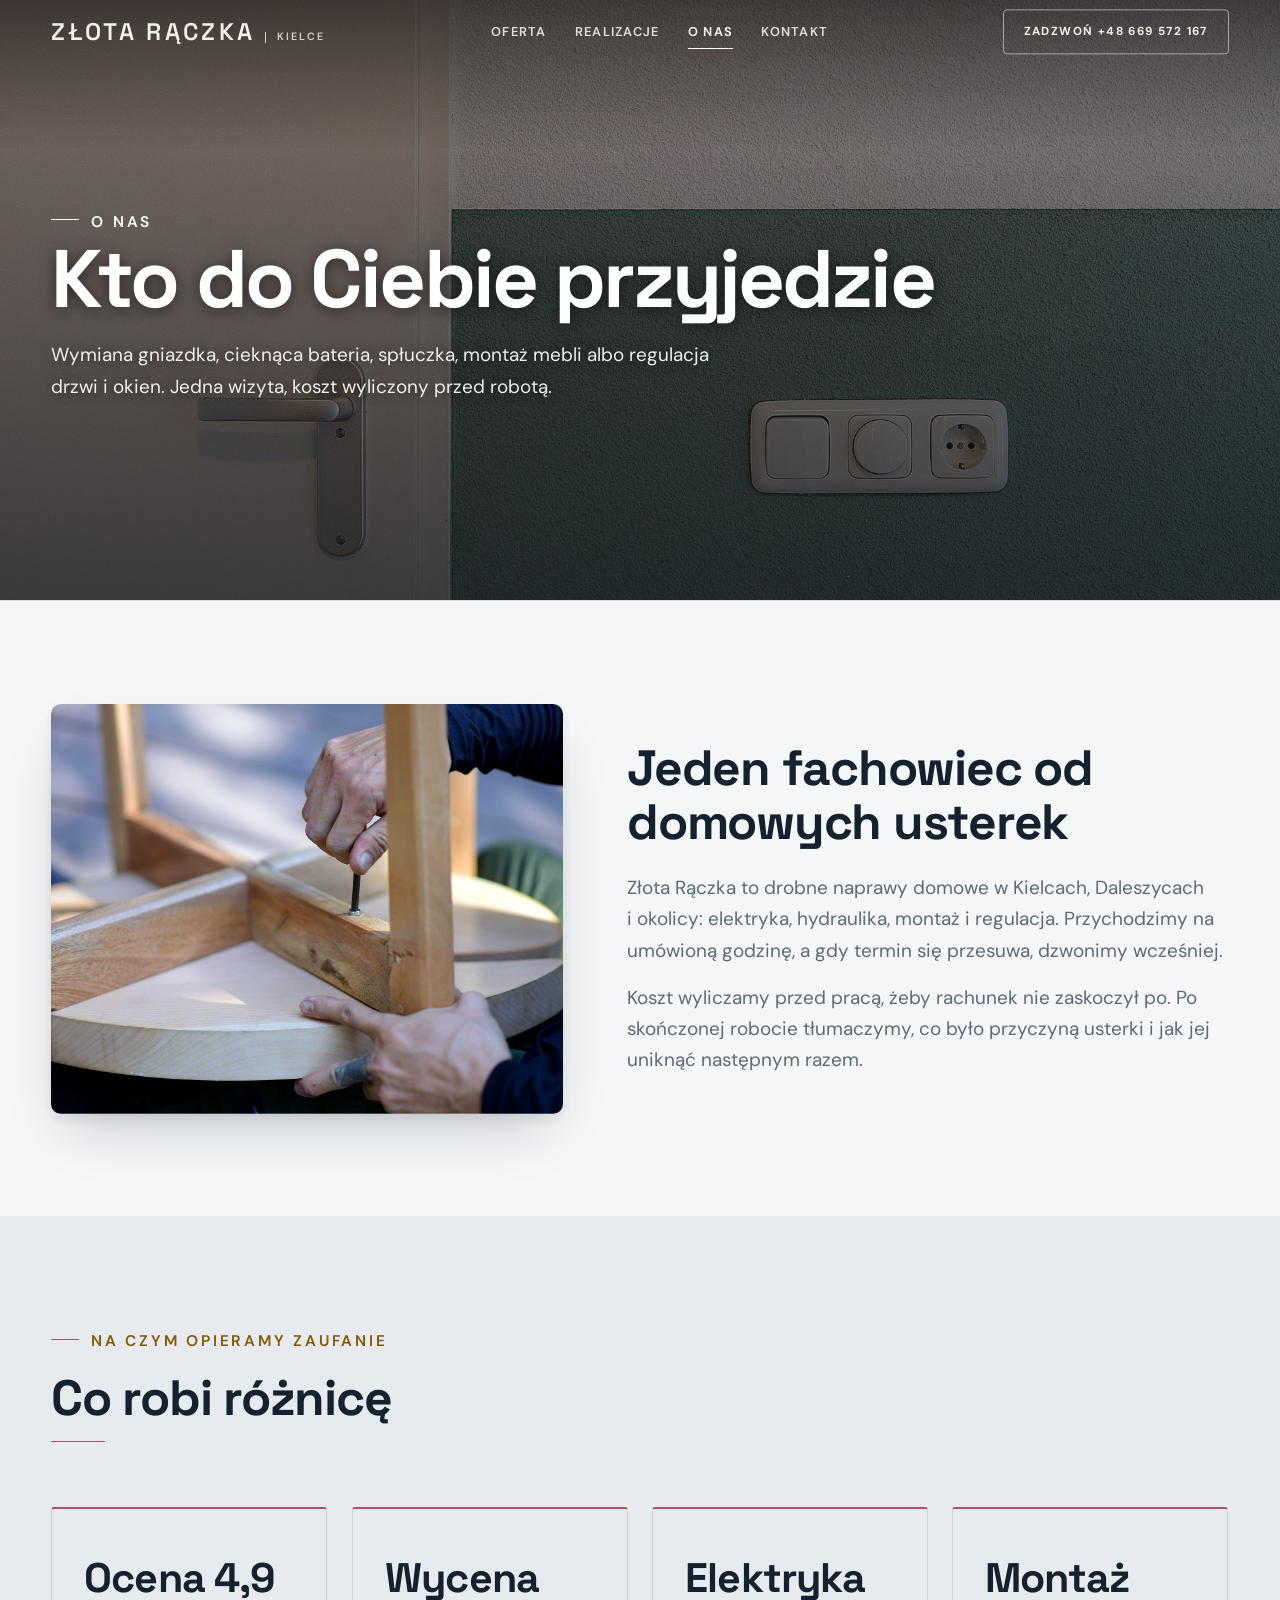
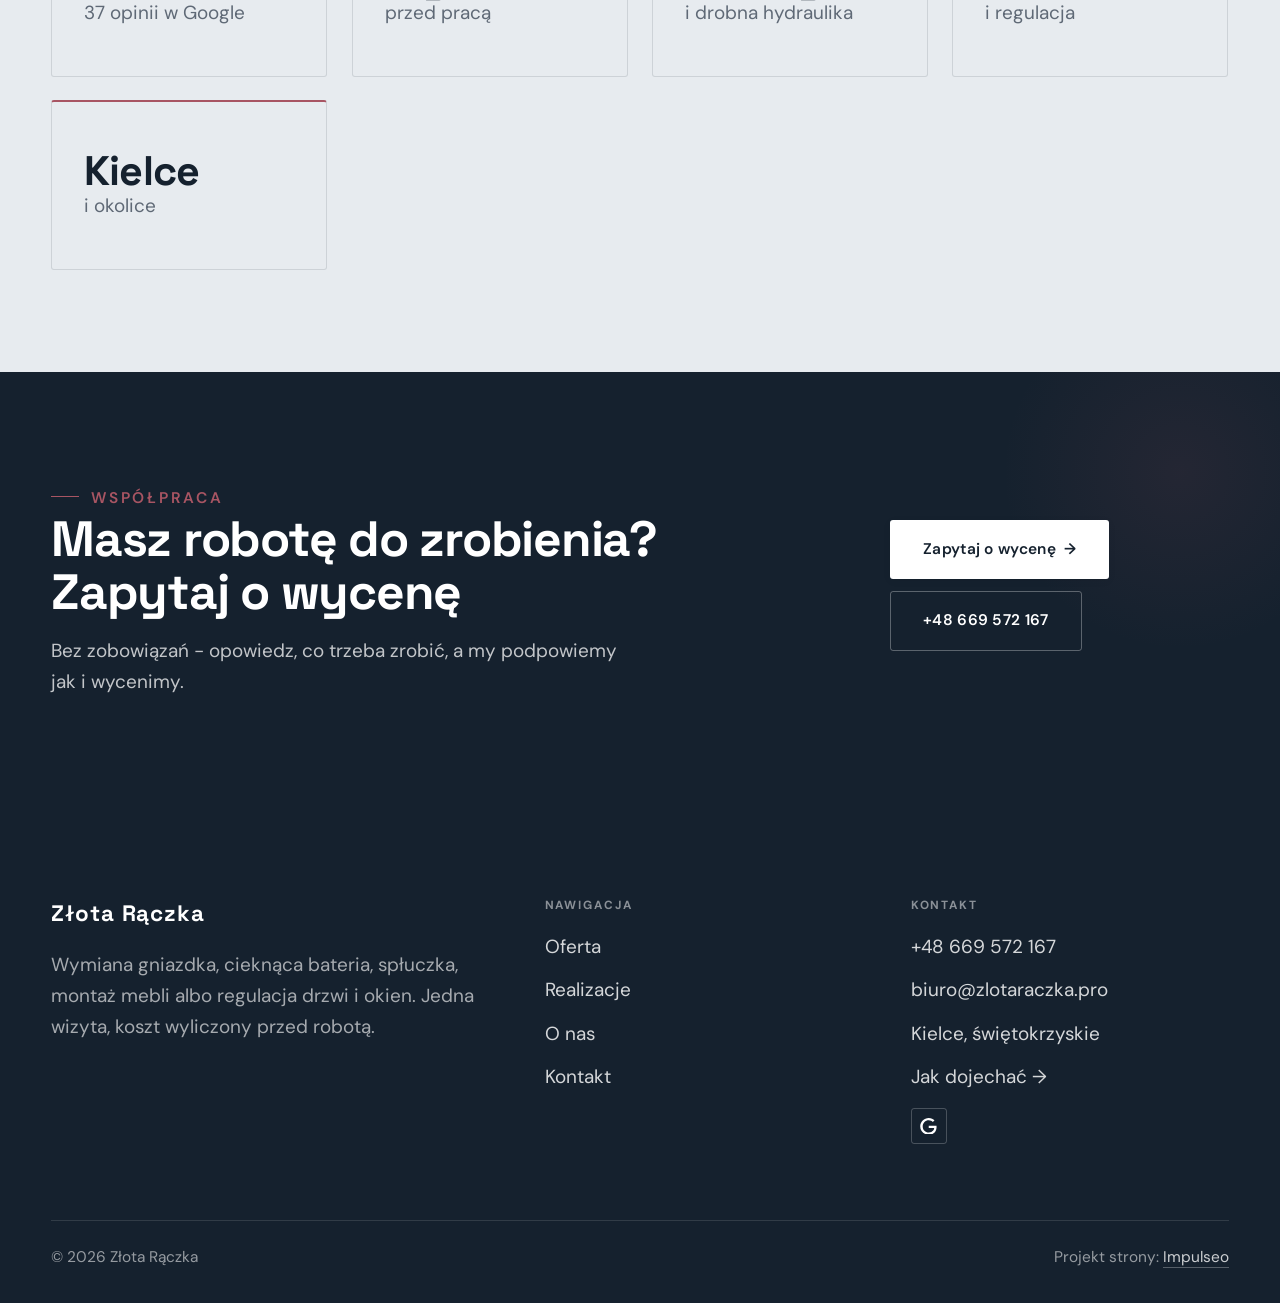
<file: o-nas.html>
<!DOCTYPE html>
<html lang="pl">
<head>
<meta charset="UTF-8">
<meta name="viewport" content="width=device-width, initial-scale=1.0">
<title>O nas - Złota Rączka</title>
<meta name="description" content="Złota Rączka - Elektryka, Drobna Hydraulika, Bieżące Naprawy, Montaż, Regulacja. Jeden telefon do usterek w domu: gniazdka, baterie, spłuczki, montaż mebli i lamp, regulacja drzwi i okien. Kielce, Daleszyce i okolice. Koszt wyliczony przed robotą.">
<link rel="canonical" href="https://kris20032.github.io/zlota-raczka-elektryka-drobna-hydraulika-biezace-naprawy-montaz-regulacja/o-nas.html">
<meta name="robots" content="noindex, nofollow">
<meta property="og:type" content="website">
<meta property="og:locale" content="pl_PL">
<meta property="og:site_name" content="Złota Rączka">
<meta property="og:title" content="O nas - Złota Rączka">
<meta property="og:description" content="Złota Rączka - Elektryka, Drobna Hydraulika, Bieżące Naprawy, Montaż, Regulacja. Jeden telefon do usterek w domu: gniazdka, baterie, spłuczki, montaż mebli i lamp, regulacja drzwi i okien. Kielce, Daleszyce i okolice. Koszt wyliczony przed robotą.">
<meta property="og:url" content="https://kris20032.github.io/zlota-raczka-elektryka-drobna-hydraulika-biezace-naprawy-montaz-regulacja/o-nas.html">
<meta property="og:image" content="https://kris20032.github.io/zlota-raczka-elektryka-drobna-hydraulika-biezace-naprawy-montaz-regulacja/img/og.jpg">
<meta property="og:image:width" content="1200">
<meta property="og:image:height" content="630">
<meta name="twitter:card" content="summary_large_image">
<link rel="preconnect" href="https://fonts.googleapis.com">
<link rel="preconnect" href="https://fonts.gstatic.com" crossorigin>
<link href="https://fonts.googleapis.com/css2?family=Space+Grotesk:wght@500;600;700&family=DM+Sans:opsz,wght@9..40,400;9..40,500;9..40,600&display=swap" rel="stylesheet">
<link rel="stylesheet" href="assets/styles.css?v=001f821d">
</head>
<body>

<header class="nav">
  <div class="wrap nav-inner">
    <a class="brand" href="index.html"><span class="name">Złota Rączka</span><span class="sub">Kielce</span></a>
    <nav class="nav-links">
      <a href="oferta.html">Oferta</a>
      <a href="realizacje.html">Realizacje</a>
      <a href="o-nas.html" class="active" aria-current="page">O nas</a>
      <a href="kontakt.html">Kontakt</a>
      <a href="tel:+48669572167" class="btn btn-accent">Zadzwoń +48 669 572 167</a>
    </nav>
    <button class="nav-toggle" aria-label="Menu"><span></span><span></span><span></span></button>
  </div>
</header>

<main>
<section class="pagehead">
  <img src="img/g7.jpg" alt="Złota Rączka - Kto do Ciebie przyjedzie" width="1880" height="1255" decoding="async">
  <div class="wrap">
    <span class="eyebrow">O nas</span>
    <h1>Kto do Ciebie przyjedzie</h1>
    <p>Wymiana gniazdka, cieknąca bateria, spłuczka, montaż mebli albo regulacja drzwi i okien. Jedna wizyta, koszt wyliczony przed robotą.</p>
  </div>
</section>
<section>
  <div class="wrap split">
    <div class="split-art reveal"><img src="img/g8.jpg" alt="Złota Rączka" loading="lazy" width="1880" height="1255" decoding="async"></div>
    <div class="split-copy reveal">
      <h2>Jeden fachowiec od domowych usterek</h2>
      <p class="muted">Złota Rączka to drobne naprawy domowe w Kielcach, Daleszycach i okolicy: elektryka, hydraulika, montaż i regulacja. Przychodzimy na umówioną godzinę, a gdy termin się przesuwa, dzwonimy wcześniej.</p>
      <p class="muted">Koszt wyliczamy przed pracą, żeby rachunek nie zaskoczył po. Po skończonej robocie tłumaczymy, co było przyczyną usterki i jak jej uniknąć następnym razem.</p>
    </div>
  </div>
</section>

<section class="trust">
  <div class="wrap">
    <div class="head reveal">
      <span class="eyebrow">Na czym opieramy zaufanie</span>
      <h2>Co robi różnicę</h2>
    </div>
    <div class="trust-grid">
      <div class="trust-card reveal"><div class="big">Ocena 4,9</div><p>37 opinii w Google</p></div>
      <div class="trust-card reveal"><div class="big">Wycena</div><p>przed pracą</p></div>
      <div class="trust-card reveal"><div class="big">Elektryka</div><p>i drobna hydraulika</p></div>
      <div class="trust-card reveal"><div class="big">Montaż</div><p>i regulacja</p></div>
      <div class="trust-card reveal"><div class="big">Kielce</div><p>i okolice</p></div>
    </div>
  </div>
</section>
<section class="cta">
  <div class="wrap">
    <div class="reveal">
      <span class="eyebrow">Współpraca</span>
      <h2>Masz robotę do zrobienia? Zapytaj o wycenę</h2>
      <p>Bez zobowiązań - opowiedz, co trzeba zrobić, a my podpowiemy jak i wycenimy.</p>
    </div>
    <div class="cta-actions reveal">
      <a href="kontakt.html" class="btn btn-light">Zapytaj o wycenę <span class="arr">→</span></a>
      <a href="tel:+48669572167" class="btn btn-ghost btn-ghost-cta">+48 669 572 167</a>
    </div>
  </div>
</section>
</main>

<footer>
  <div class="wrap">
    <div class="foot-grid">
      <div class="foot-brand">
        <div class="name">Złota Rączka</div>
        <p>Wymiana gniazdka, cieknąca bateria, spłuczka, montaż mebli albo regulacja drzwi i okien. Jedna wizyta, koszt wyliczony przed robotą.</p>
      </div>
      <div class="foot-col">
        <h4>Nawigacja</h4>
        <a href="oferta.html">Oferta</a>
        <a href="realizacje.html">Realizacje</a>
        <a href="o-nas.html">O nas</a>
        <a href="kontakt.html">Kontakt</a>
      </div>
      <div class="foot-col">
        <h4>Kontakt</h4>
        <a href="tel:+48669572167">+48 669 572 167</a>
        <a href="mailto:biuro@zlotaraczka.pro">biuro@zlotaraczka.pro</a>
        <p>Kielce, świętokrzyskie</p>
        <a href="https://www.google.com/maps?cid=17878125235674072347" target="_blank" rel="noopener">Jak dojechać →</a>
      <div class="foot-soc">
        <a class="soc" href="https://www.google.com/maps?cid=17878125235674072347" target="_blank" rel="noopener" aria-label="Google - Złota Rączka"><svg viewBox="0 0 24 24" aria-hidden="true" focusable="false"><path d="M12.48 10.92v3.28h7.84c-.24 1.84-.853 3.187-1.787 4.133-1.147 1.147-2.933 2.4-6.053 2.4-4.827 0-8.6-3.893-8.6-8.72s3.773-8.72 8.6-8.72c2.6 0 4.507 1.027 5.907 2.347l2.307-2.307C18.747 1.44 16.133 0 12.48 0 5.867 0 .307 5.387.307 12s5.56 12 12.173 12c3.573 0 6.267-1.173 8.373-3.36 2.16-2.16 2.84-5.213 2.84-7.667 0-.76-.053-1.467-.173-2.053H12.48z" fill="currentColor"/></svg></a>
      </div>
      </div>
    </div>
    <div class="foot-bot">
      <span>© 2026 Złota Rączka</span>
      <span>Projekt strony: <a class="foot-credit" href="https://impulseo.pl" target="_blank" rel="noopener">Impulseo</a></span>
    </div>
  </div>
</footer>
<div class="sticky-call"><a class="sc-call" href="tel:+48669572167"><svg class="ico-tel" width="16" height="16" viewBox="0 0 24 24" fill="none" aria-hidden="true"><path d="M6.6 10.8a15.5 15.5 0 0 0 6.6 6.6l2.2-2.2a1 1 0 0 1 1-.24 11.4 11.4 0 0 0 3.6.58 1 1 0 0 1 1 1V20a1 1 0 0 1-1 1A17 17 0 0 1 3 4a1 1 0 0 1 1-1h3.5a1 1 0 0 1 1 1c0 1.25.2 2.46.58 3.6a1 1 0 0 1-.25 1l-2.23 2.2Z" fill="currentColor"/></svg> Zadzwoń</a><a class="sc-quote" href="kontakt.html">Bezpłatna wycena</a></div>
<div class="demo-wazne" data-do="2026-09-15" data-cykl="3" hidden><svg class="dw-ico" width="13" height="13" viewBox="0 0 24 24" fill="none" aria-hidden="true"><circle cx="12" cy="12" r="8.6" stroke="currentColor" stroke-width="1.8"/><path d="M12 7.2V12l3.3 2" stroke="currentColor" stroke-width="1.8" stroke-linecap="round"/></svg><span class="dw-txt"></span></div>

<script src="assets/main.js"></script>
</body>
</html>
</file>
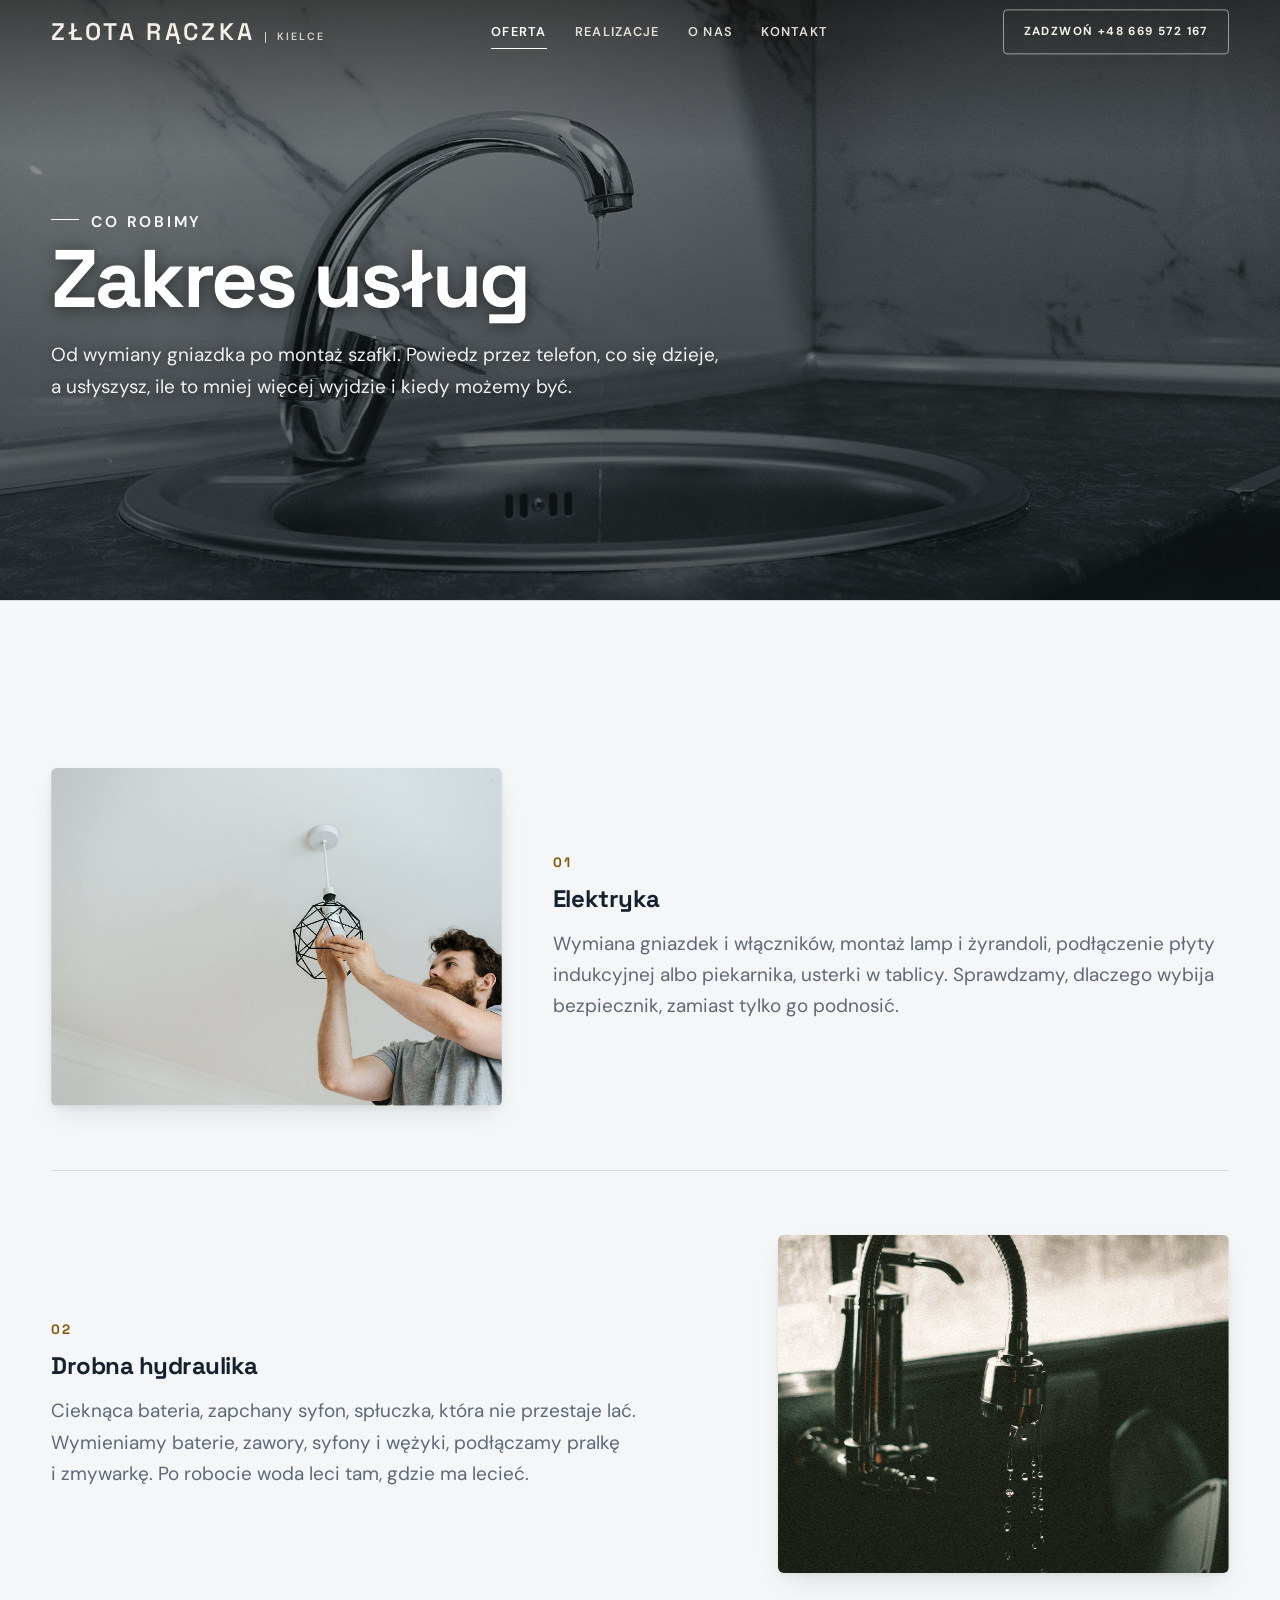
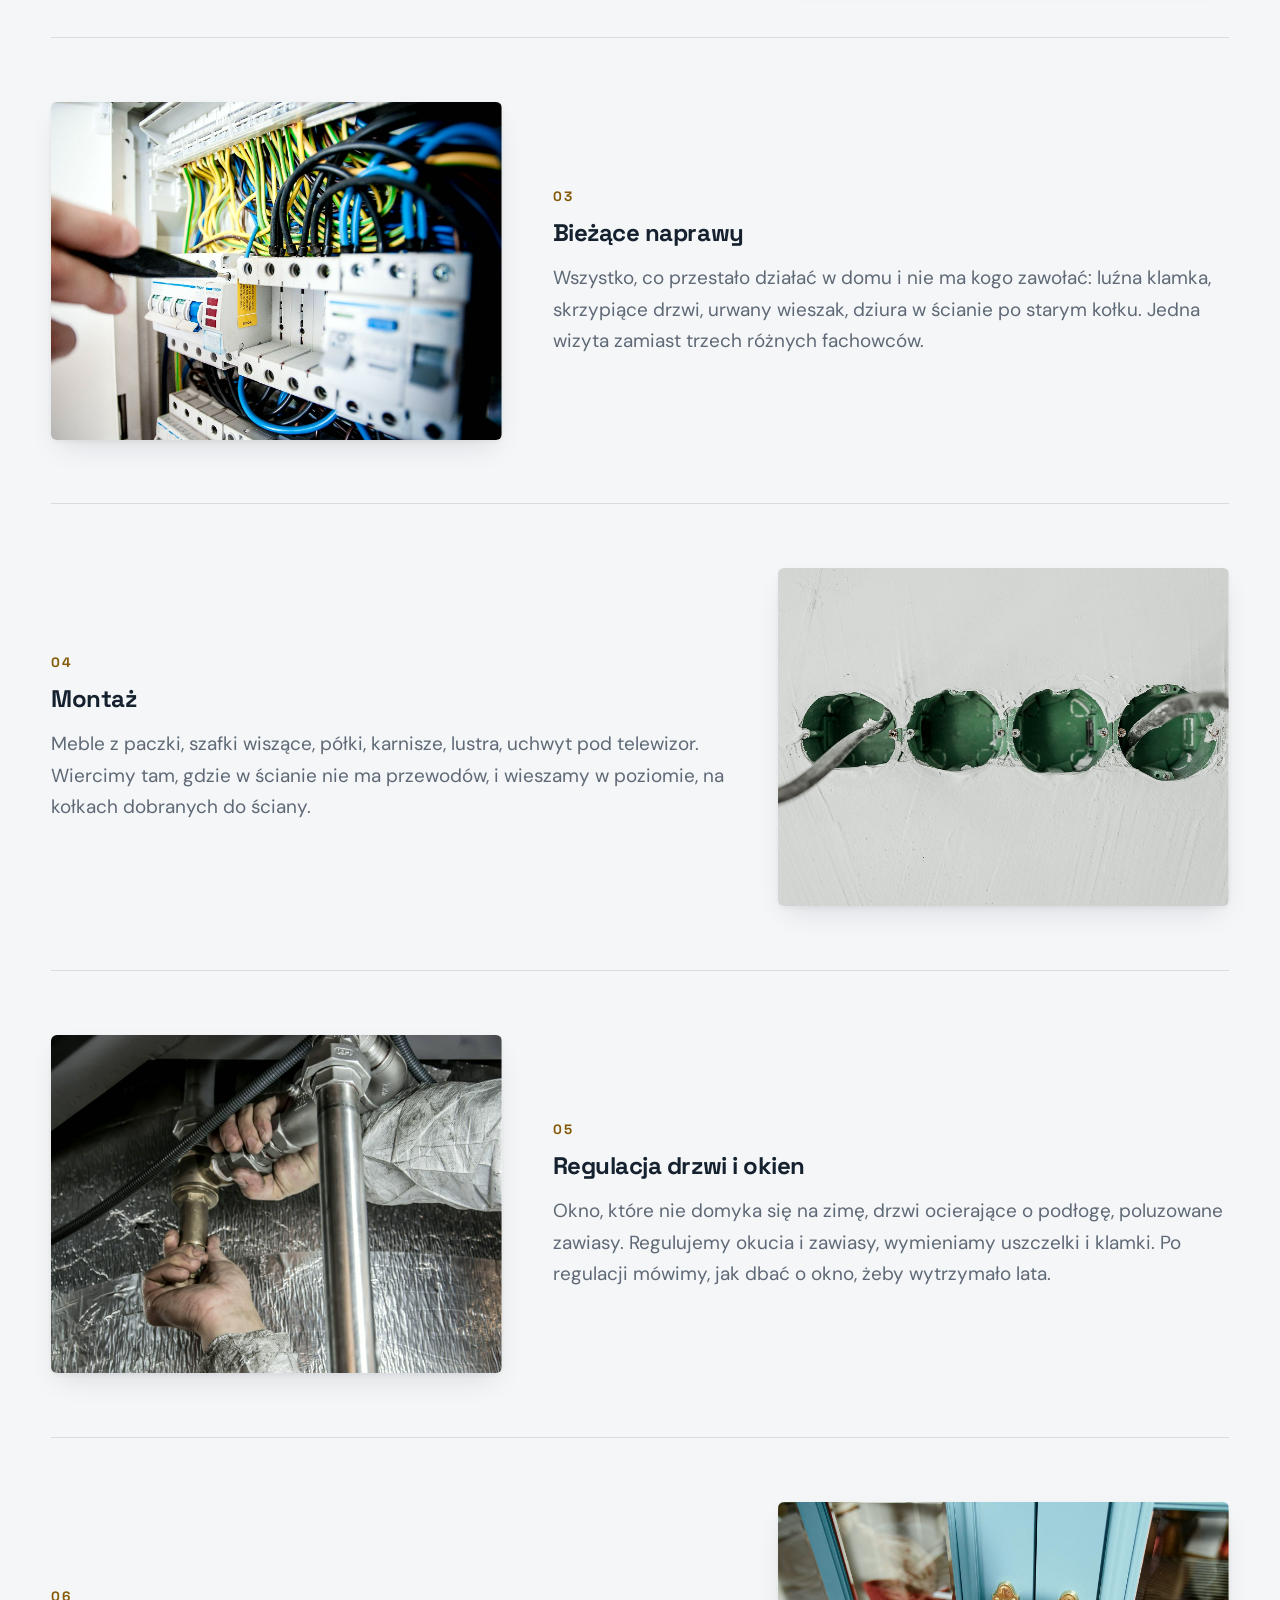
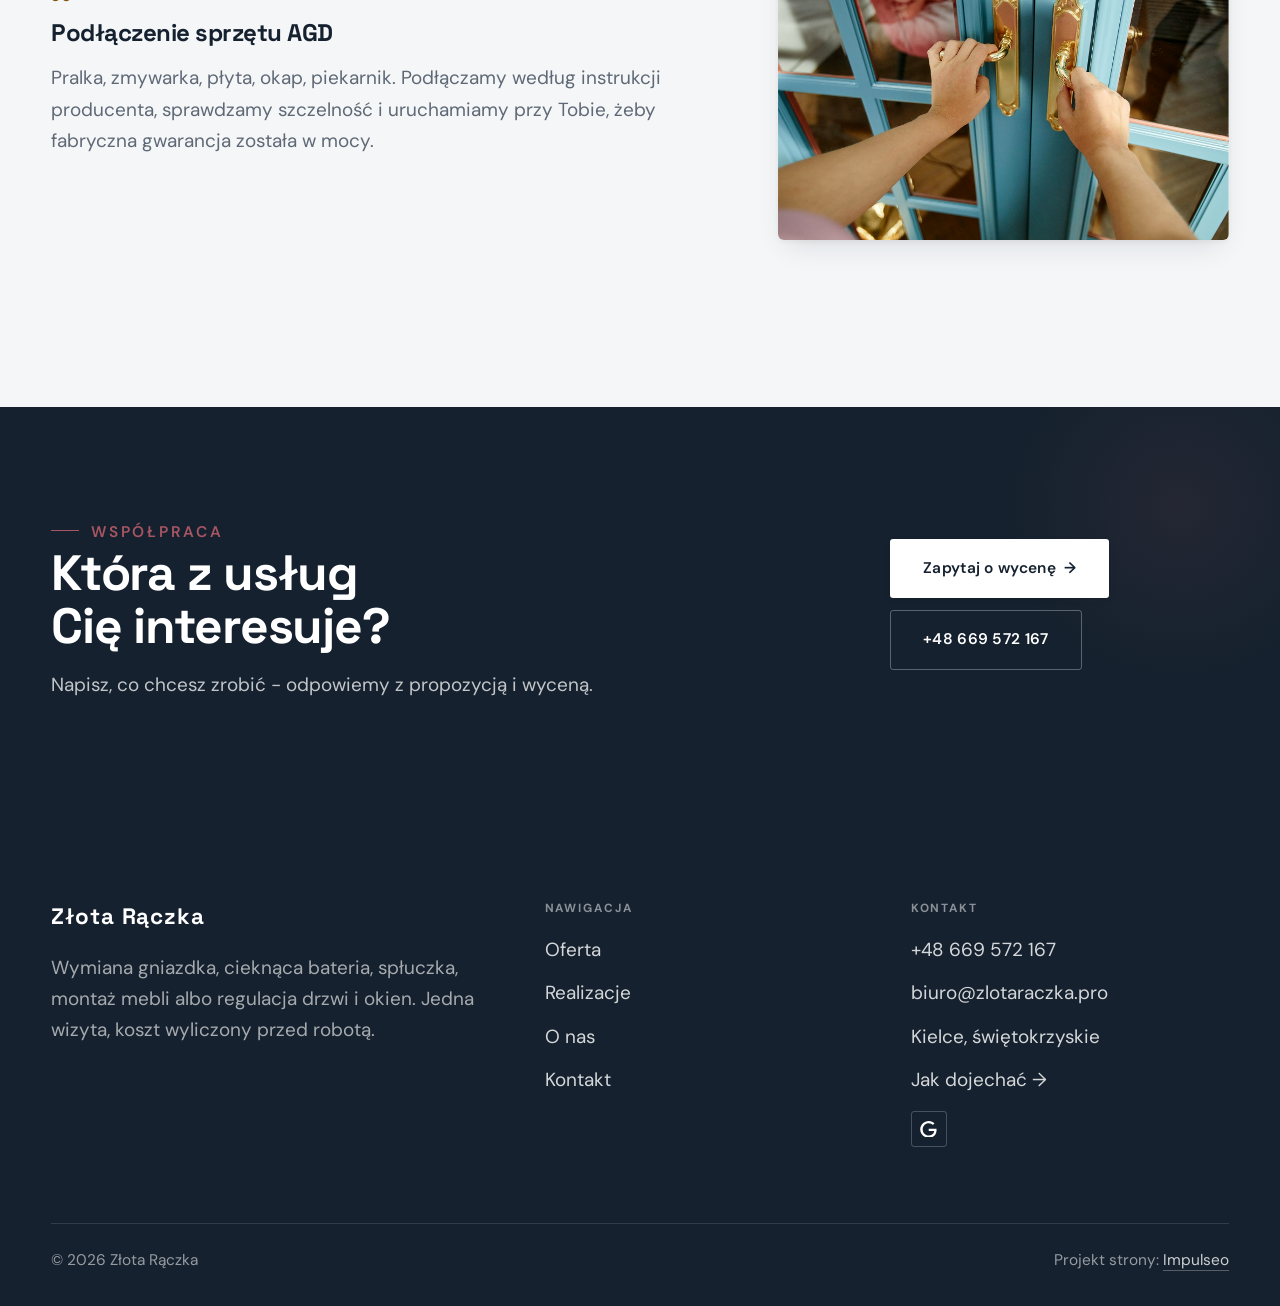
<file: oferta.html>
<!DOCTYPE html>
<html lang="pl">
<head>
<meta charset="UTF-8">
<meta name="viewport" content="width=device-width, initial-scale=1.0">
<title>Oferta - Złota Rączka</title>
<meta name="description" content="Złota Rączka - Elektryka, Drobna Hydraulika, Bieżące Naprawy, Montaż, Regulacja. Jeden telefon do usterek w domu: gniazdka, baterie, spłuczki, montaż mebli i lamp, regulacja drzwi i okien. Kielce, Daleszyce i okolice. Koszt wyliczony przed robotą.">
<link rel="canonical" href="https://kris20032.github.io/zlota-raczka-elektryka-drobna-hydraulika-biezace-naprawy-montaz-regulacja/oferta.html">
<meta name="robots" content="noindex, nofollow">
<meta property="og:type" content="website">
<meta property="og:locale" content="pl_PL">
<meta property="og:site_name" content="Złota Rączka">
<meta property="og:title" content="Oferta - Złota Rączka">
<meta property="og:description" content="Złota Rączka - Elektryka, Drobna Hydraulika, Bieżące Naprawy, Montaż, Regulacja. Jeden telefon do usterek w domu: gniazdka, baterie, spłuczki, montaż mebli i lamp, regulacja drzwi i okien. Kielce, Daleszyce i okolice. Koszt wyliczony przed robotą.">
<meta property="og:url" content="https://kris20032.github.io/zlota-raczka-elektryka-drobna-hydraulika-biezace-naprawy-montaz-regulacja/oferta.html">
<meta property="og:image" content="https://kris20032.github.io/zlota-raczka-elektryka-drobna-hydraulika-biezace-naprawy-montaz-regulacja/img/og.jpg">
<meta property="og:image:width" content="1200">
<meta property="og:image:height" content="630">
<meta name="twitter:card" content="summary_large_image">
<link rel="preconnect" href="https://fonts.googleapis.com">
<link rel="preconnect" href="https://fonts.gstatic.com" crossorigin>
<link href="https://fonts.googleapis.com/css2?family=Space+Grotesk:wght@500;600;700&family=DM+Sans:opsz,wght@9..40,400;9..40,500;9..40,600&display=swap" rel="stylesheet">
<link rel="stylesheet" href="assets/styles.css?v=001f821d">
</head>
<body>

<header class="nav">
  <div class="wrap nav-inner">
    <a class="brand" href="index.html"><span class="name">Złota Rączka</span><span class="sub">Kielce</span></a>
    <nav class="nav-links">
      <a href="oferta.html" class="active" aria-current="page">Oferta</a>
      <a href="realizacje.html">Realizacje</a>
      <a href="o-nas.html">O nas</a>
      <a href="kontakt.html">Kontakt</a>
      <a href="tel:+48669572167" class="btn btn-accent">Zadzwoń +48 669 572 167</a>
    </nav>
    <button class="nav-toggle" aria-label="Menu"><span></span><span></span><span></span></button>
  </div>
</header>

<main>
<section class="pagehead">
  <img src="img/g6.jpg" alt="Złota Rączka - Zakres usług" width="1880" height="1253" decoding="async">
  <div class="wrap">
    <span class="eyebrow">Co robimy</span>
    <h1>Zakres usług</h1>
    <p>Od wymiany gniazdka po montaż szafki. Powiedz przez telefon, co się dzieje, a usłyszysz, ile to mniej więcej wyjdzie i kiedy możemy być.</p>
  </div>
</section>
<section>
  <div class="wrap">
    <div class="svc-row reveal">
      <div class="svc-row-art"><img src="img/about.jpg" alt="Elektryka" loading="lazy" width="1880" height="1255" decoding="async"></div>
      <div>
        <span class="num">01</span>
        <h3>Elektryka</h3>
        <p class="muted">Wymiana gniazdek i włączników, montaż lamp i żyrandoli, podłączenie płyty indukcyjnej albo piekarnika, usterki w tablicy. Sprawdzamy, dlaczego wybija bezpiecznik, zamiast tylko go podnosić.</p>
      </div>
    </div>
    <div class="svc-row rev reveal">
      <div class="svc-row-art"><img src="img/g1.jpg" alt="Drobna hydraulika" loading="lazy" width="1880" height="1253" decoding="async"></div>
      <div>
        <span class="num">02</span>
        <h3>Drobna hydraulika</h3>
        <p class="muted">Cieknąca bateria, zapchany syfon, spłuczka, która nie przestaje lać. Wymieniamy baterie, zawory, syfony i wężyki, podłączamy pralkę i zmywarkę. Po robocie woda leci tam, gdzie ma lecieć.</p>
      </div>
    </div>
    <div class="svc-row reveal">
      <div class="svc-row-art"><img src="img/g2.jpg" alt="Bieżące naprawy" loading="lazy" width="1880" height="1251" decoding="async"></div>
      <div>
        <span class="num">03</span>
        <h3>Bieżące naprawy</h3>
        <p class="muted">Wszystko, co przestało działać w domu i nie ma kogo zawołać: luźna klamka, skrzypiące drzwi, urwany wieszak, dziura w ścianie po starym kołku. Jedna wizyta zamiast trzech różnych fachowców.</p>
      </div>
    </div>
    <div class="svc-row rev reveal">
      <div class="svc-row-art"><img src="img/g3.jpg" alt="Montaż" loading="lazy" width="1880" height="1255" decoding="async"></div>
      <div>
        <span class="num">04</span>
        <h3>Montaż</h3>
        <p class="muted">Meble z paczki, szafki wiszące, półki, karnisze, lustra, uchwyt pod telewizor. Wiercimy tam, gdzie w ścianie nie ma przewodów, i wieszamy w poziomie, na kołkach dobranych do ściany.</p>
      </div>
    </div>
    <div class="svc-row reveal">
      <div class="svc-row-art"><img src="img/g4.jpg" alt="Regulacja drzwi i okien" loading="lazy" width="1840" height="1218" decoding="async"></div>
      <div>
        <span class="num">05</span>
        <h3>Regulacja drzwi i okien</h3>
        <p class="muted">Okno, które nie domyka się na zimę, drzwi ocierające o podłogę, poluzowane zawiasy. Regulujemy okucia i zawiasy, wymieniamy uszczelki i klamki. Po regulacji mówimy, jak dbać o okno, żeby wytrzymało lata.</p>
      </div>
    </div>
    <div class="svc-row rev reveal">
      <div class="svc-row-art"><img src="img/g5.jpg" alt="Podłączenie sprzętu AGD" loading="lazy" width="1880" height="1253" decoding="async"></div>
      <div>
        <span class="num">06</span>
        <h3>Podłączenie sprzętu AGD</h3>
        <p class="muted">Pralka, zmywarka, płyta, okap, piekarnik. Podłączamy według instrukcji producenta, sprawdzamy szczelność i uruchamiamy przy Tobie, żeby fabryczna gwarancja została w mocy.</p>
      </div>
    </div>
  </div>
</section>

<section class="cta">
  <div class="wrap">
    <div class="reveal">
      <span class="eyebrow">Współpraca</span>
      <h2>Która z usług Cię interesuje?</h2>
      <p>Napisz, co chcesz zrobić - odpowiemy z propozycją i wyceną.</p>
    </div>
    <div class="cta-actions reveal">
      <a href="kontakt.html" class="btn btn-light">Zapytaj o wycenę <span class="arr">→</span></a>
      <a href="tel:+48669572167" class="btn btn-ghost btn-ghost-cta">+48 669 572 167</a>
    </div>
  </div>
</section>
</main>

<footer>
  <div class="wrap">
    <div class="foot-grid">
      <div class="foot-brand">
        <div class="name">Złota Rączka</div>
        <p>Wymiana gniazdka, cieknąca bateria, spłuczka, montaż mebli albo regulacja drzwi i okien. Jedna wizyta, koszt wyliczony przed robotą.</p>
      </div>
      <div class="foot-col">
        <h4>Nawigacja</h4>
        <a href="oferta.html">Oferta</a>
        <a href="realizacje.html">Realizacje</a>
        <a href="o-nas.html">O nas</a>
        <a href="kontakt.html">Kontakt</a>
      </div>
      <div class="foot-col">
        <h4>Kontakt</h4>
        <a href="tel:+48669572167">+48 669 572 167</a>
        <a href="mailto:biuro@zlotaraczka.pro">biuro@zlotaraczka.pro</a>
        <p>Kielce, świętokrzyskie</p>
        <a href="https://www.google.com/maps?cid=17878125235674072347" target="_blank" rel="noopener">Jak dojechać →</a>
      <div class="foot-soc">
        <a class="soc" href="https://www.google.com/maps?cid=17878125235674072347" target="_blank" rel="noopener" aria-label="Google - Złota Rączka"><svg viewBox="0 0 24 24" aria-hidden="true" focusable="false"><path d="M12.48 10.92v3.28h7.84c-.24 1.84-.853 3.187-1.787 4.133-1.147 1.147-2.933 2.4-6.053 2.4-4.827 0-8.6-3.893-8.6-8.72s3.773-8.72 8.6-8.72c2.6 0 4.507 1.027 5.907 2.347l2.307-2.307C18.747 1.44 16.133 0 12.48 0 5.867 0 .307 5.387.307 12s5.56 12 12.173 12c3.573 0 6.267-1.173 8.373-3.36 2.16-2.16 2.84-5.213 2.84-7.667 0-.76-.053-1.467-.173-2.053H12.48z" fill="currentColor"/></svg></a>
      </div>
      </div>
    </div>
    <div class="foot-bot">
      <span>© 2026 Złota Rączka</span>
      <span>Projekt strony: <a class="foot-credit" href="https://impulseo.pl" target="_blank" rel="noopener">Impulseo</a></span>
    </div>
  </div>
</footer>
<div class="sticky-call"><a class="sc-call" href="tel:+48669572167"><svg class="ico-tel" width="16" height="16" viewBox="0 0 24 24" fill="none" aria-hidden="true"><path d="M6.6 10.8a15.5 15.5 0 0 0 6.6 6.6l2.2-2.2a1 1 0 0 1 1-.24 11.4 11.4 0 0 0 3.6.58 1 1 0 0 1 1 1V20a1 1 0 0 1-1 1A17 17 0 0 1 3 4a1 1 0 0 1 1-1h3.5a1 1 0 0 1 1 1c0 1.25.2 2.46.58 3.6a1 1 0 0 1-.25 1l-2.23 2.2Z" fill="currentColor"/></svg> Zadzwoń</a><a class="sc-quote" href="kontakt.html">Bezpłatna wycena</a></div>
<div class="demo-wazne" data-do="2026-09-15" data-cykl="3" hidden><svg class="dw-ico" width="13" height="13" viewBox="0 0 24 24" fill="none" aria-hidden="true"><circle cx="12" cy="12" r="8.6" stroke="currentColor" stroke-width="1.8"/><path d="M12 7.2V12l3.3 2" stroke="currentColor" stroke-width="1.8" stroke-linecap="round"/></svg><span class="dw-txt"></span></div>

<script src="assets/main.js"></script>
</body>
</html>
</file>
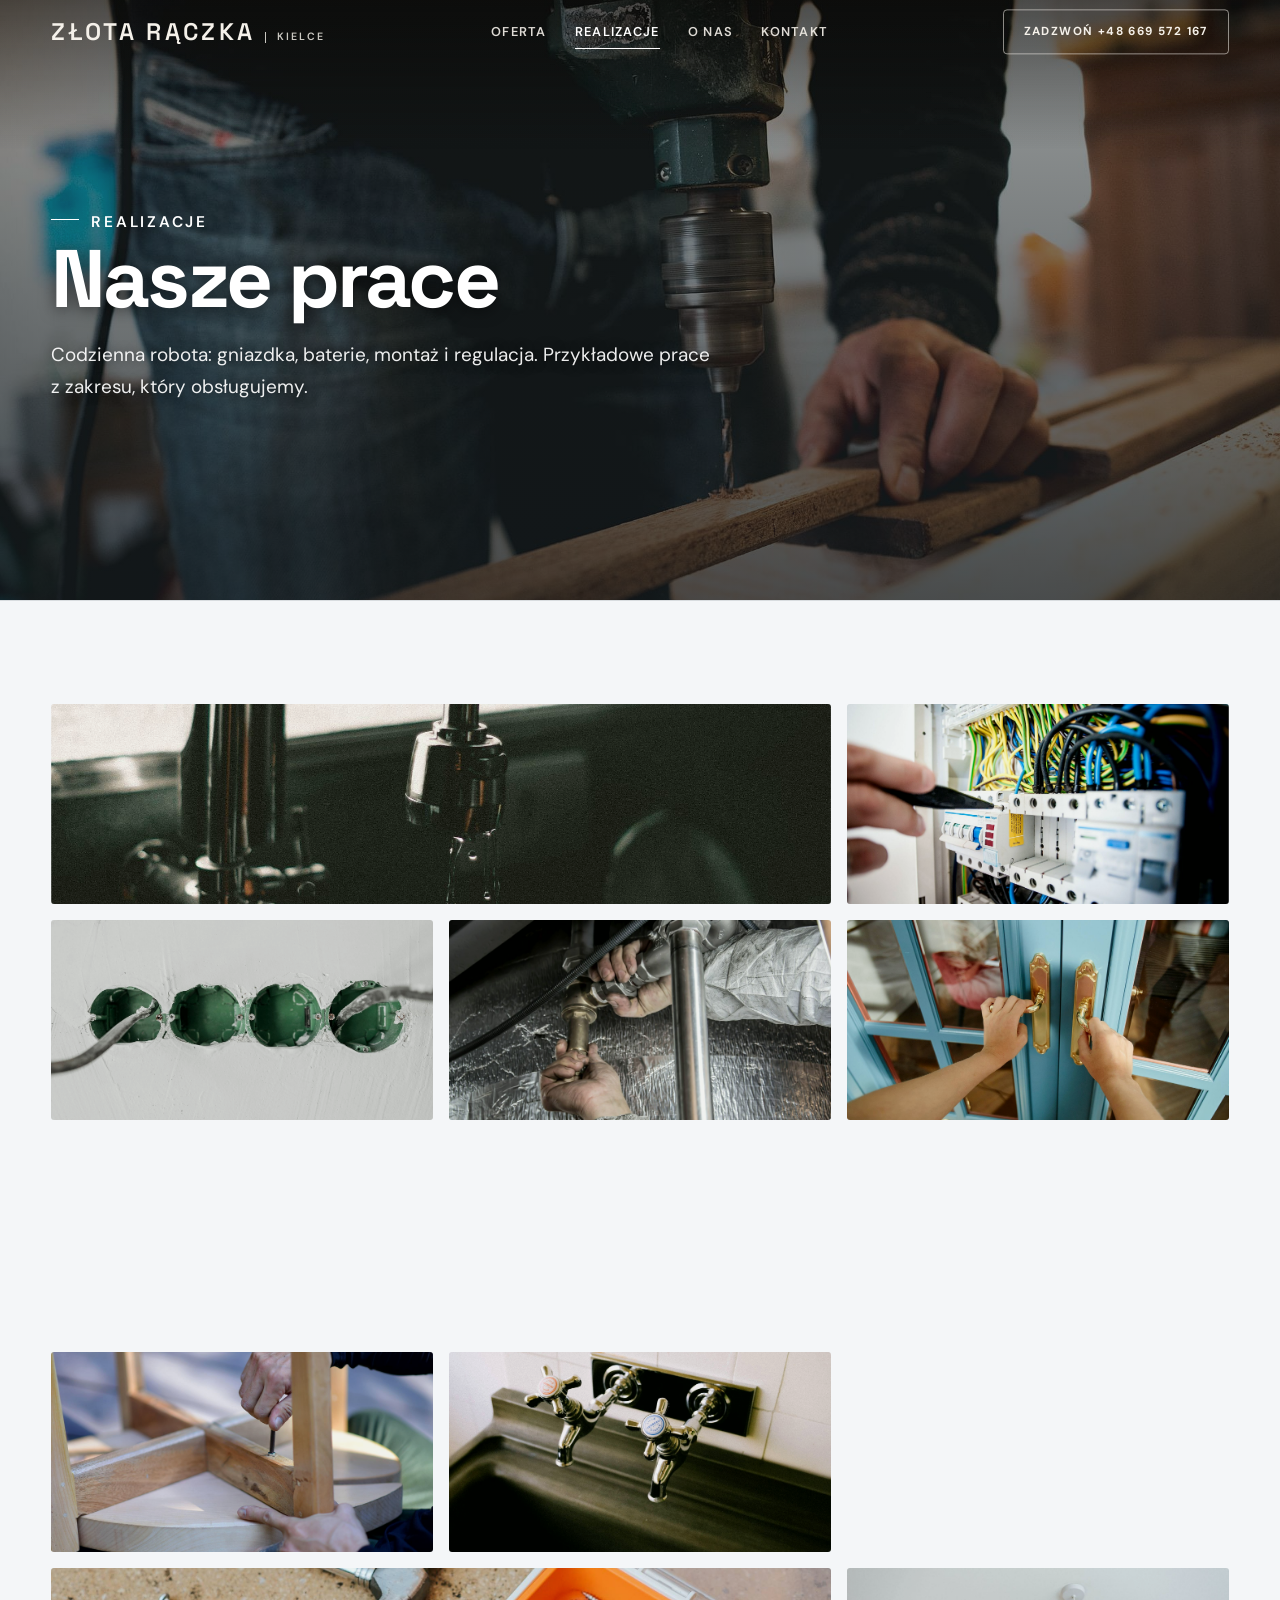
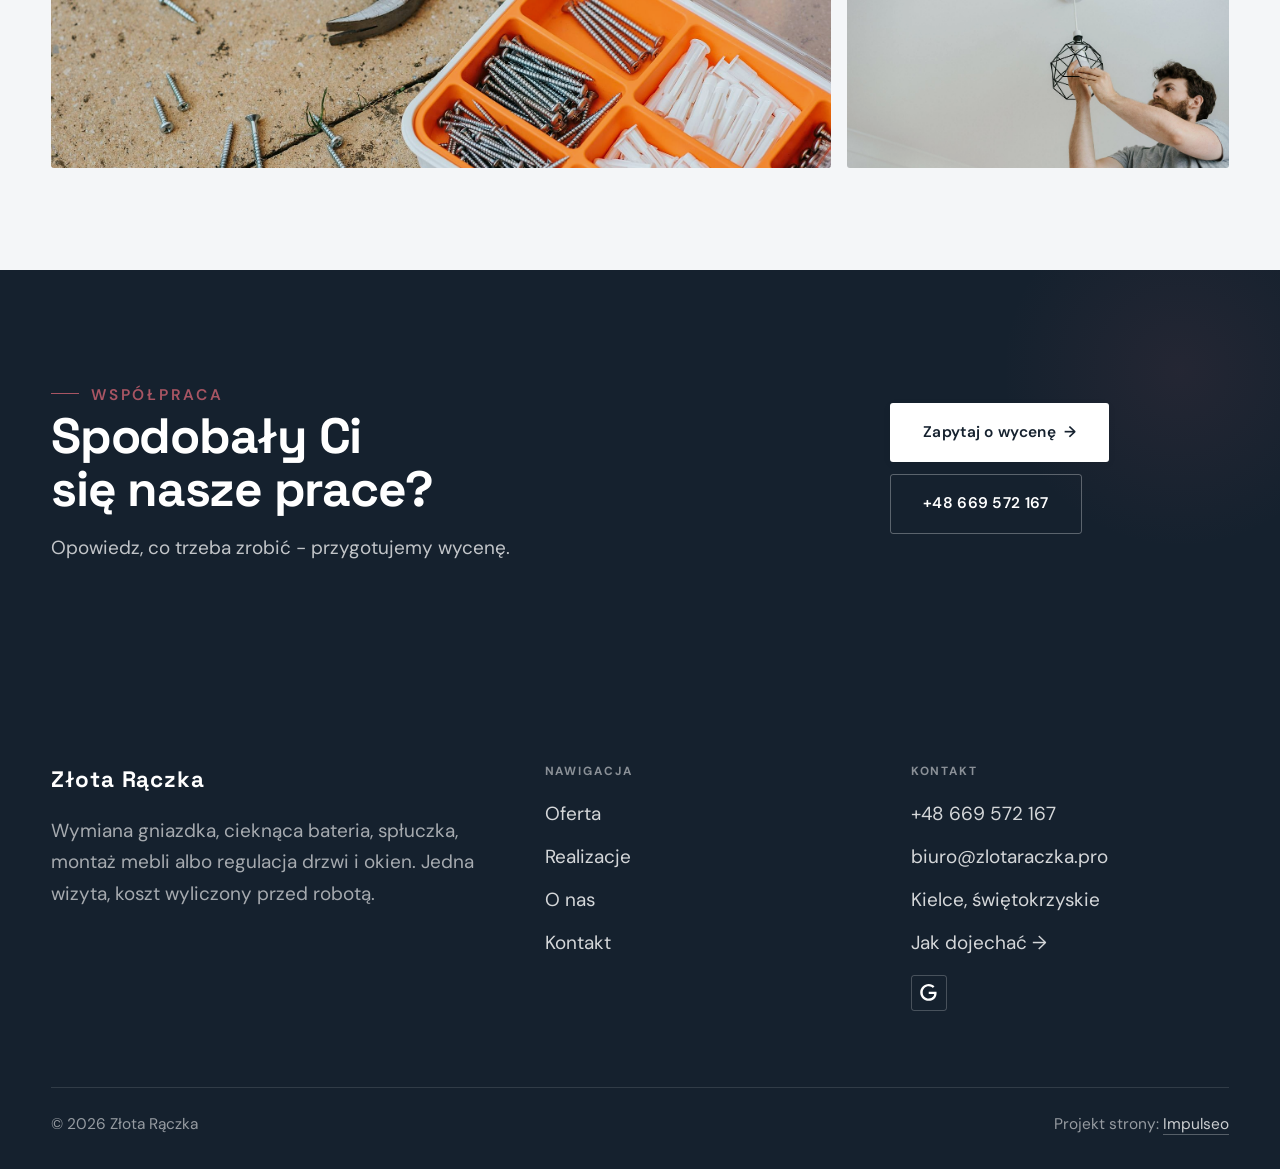
<file: realizacje.html>
<!DOCTYPE html>
<html lang="pl">
<head>
<meta charset="UTF-8">
<meta name="viewport" content="width=device-width, initial-scale=1.0">
<title>Realizacje - Złota Rączka</title>
<meta name="description" content="Realizacje Złota Rączka: Bateria po wymianie, Zabezpieczenia w tablicy, Nowe puszki pod gniazdka, Przeciek pod zlewem, Regulacja drzwi i klamek">
<link rel="canonical" href="https://kris20032.github.io/zlota-raczka-elektryka-drobna-hydraulika-biezace-naprawy-montaz-regulacja/realizacje.html">
<meta name="robots" content="noindex, nofollow">
<meta property="og:type" content="website">
<meta property="og:locale" content="pl_PL">
<meta property="og:site_name" content="Złota Rączka">
<meta property="og:title" content="Realizacje - Złota Rączka">
<meta property="og:description" content="Realizacje Złota Rączka: Bateria po wymianie, Zabezpieczenia w tablicy, Nowe puszki pod gniazdka, Przeciek pod zlewem, Regulacja drzwi i klamek">
<meta property="og:url" content="https://kris20032.github.io/zlota-raczka-elektryka-drobna-hydraulika-biezace-naprawy-montaz-regulacja/realizacje.html">
<meta property="og:image" content="https://kris20032.github.io/zlota-raczka-elektryka-drobna-hydraulika-biezace-naprawy-montaz-regulacja/img/og.jpg">
<meta property="og:image:width" content="1200">
<meta property="og:image:height" content="630">
<meta name="twitter:card" content="summary_large_image">
<link rel="preconnect" href="https://fonts.googleapis.com">
<link rel="preconnect" href="https://fonts.gstatic.com" crossorigin>
<link href="https://fonts.googleapis.com/css2?family=Space+Grotesk:wght@500;600;700&family=DM+Sans:opsz,wght@9..40,400;9..40,500;9..40,600&display=swap" rel="stylesheet">
<link rel="stylesheet" href="assets/styles.css?v=001f821d">
</head>
<body>

<header class="nav">
  <div class="wrap nav-inner">
    <a class="brand" href="index.html"><span class="name">Złota Rączka</span><span class="sub">Kielce</span></a>
    <nav class="nav-links">
      <a href="oferta.html">Oferta</a>
      <a href="realizacje.html" class="active" aria-current="page">Realizacje</a>
      <a href="o-nas.html">O nas</a>
      <a href="kontakt.html">Kontakt</a>
      <a href="tel:+48669572167" class="btn btn-accent">Zadzwoń +48 669 572 167</a>
    </nav>
    <button class="nav-toggle" aria-label="Menu"><span></span><span></span><span></span></button>
  </div>
</header>

<main>
<section class="pagehead">
  <img src="img/g12.jpg" alt="Złota Rączka - Nasze prace" width="1880" height="1253" decoding="async">
  <div class="wrap">
    <span class="eyebrow">Realizacje</span>
    <h1>Nasze prace</h1>
    <p>Codzienna robota: gniazdka, baterie, montaż i regulacja. Przykładowe prace z zakresu, który obsługujemy.</p>
  </div>
</section>
<section>
  <div class="wrap">
    <div class="gallery">
      <div class="tile t-two3 reveal"><img src="img/g1.jpg" alt="Złota Rączka" loading="lazy" width="1880" height="1253" decoding="async"></div>
      <div class="tile t-third reveal"><img src="img/g2.jpg" alt="Złota Rączka" loading="lazy" width="1880" height="1251" decoding="async"></div>
      <div class="tile t-third reveal"><img src="img/g3.jpg" alt="Złota Rączka" loading="lazy" width="1880" height="1255" decoding="async"></div>
      <div class="tile t-third reveal"><img src="img/g4.jpg" alt="Złota Rączka" loading="lazy" width="1840" height="1218" decoding="async"></div>
      <div class="tile t-third reveal"><img src="img/g5.jpg" alt="Złota Rączka" loading="lazy" width="1880" height="1253" decoding="async"></div>
      <div class="tile t-third reveal"><img src="img/g6.jpg" alt="Złota Rączka" loading="lazy" width="1880" height="1253" decoding="async"></div>
      <div class="tile t-two3 reveal"><img src="img/g7.jpg" alt="Złota Rączka" loading="lazy" width="1880" height="1255" decoding="async"></div>
      <div class="tile t-third reveal"><img src="img/g8.jpg" alt="Złota Rączka" loading="lazy" width="1880" height="1255" decoding="async"></div>
      <div class="tile t-third reveal"><img src="img/g9.jpg" alt="Złota Rączka" loading="lazy" width="1880" height="1253" decoding="async"></div>
      <div class="tile t-third reveal"><img src="img/g10.jpg" alt="Złota Rączka" loading="lazy" width="1814" height="1178" decoding="async"></div>
      <div class="tile t-two3 reveal"><img src="img/g11.jpg" alt="Złota Rączka" loading="lazy" width="1880" height="1255" decoding="async"></div>
      <div class="tile t-third reveal"><img src="img/about.jpg" alt="Złota Rączka" loading="lazy" width="1880" height="1255" decoding="async"></div>
    </div>
  </div>
</section>
<section class="cta">
  <div class="wrap">
    <div class="reveal">
      <span class="eyebrow">Współpraca</span>
      <h2>Spodobały Ci się nasze prace?</h2>
      <p>Opowiedz, co trzeba zrobić - przygotujemy wycenę.</p>
    </div>
    <div class="cta-actions reveal">
      <a href="kontakt.html" class="btn btn-light">Zapytaj o wycenę <span class="arr">→</span></a>
      <a href="tel:+48669572167" class="btn btn-ghost btn-ghost-cta">+48 669 572 167</a>
    </div>
  </div>
</section>
</main>

<footer>
  <div class="wrap">
    <div class="foot-grid">
      <div class="foot-brand">
        <div class="name">Złota Rączka</div>
        <p>Wymiana gniazdka, cieknąca bateria, spłuczka, montaż mebli albo regulacja drzwi i okien. Jedna wizyta, koszt wyliczony przed robotą.</p>
      </div>
      <div class="foot-col">
        <h4>Nawigacja</h4>
        <a href="oferta.html">Oferta</a>
        <a href="realizacje.html">Realizacje</a>
        <a href="o-nas.html">O nas</a>
        <a href="kontakt.html">Kontakt</a>
      </div>
      <div class="foot-col">
        <h4>Kontakt</h4>
        <a href="tel:+48669572167">+48 669 572 167</a>
        <a href="mailto:biuro@zlotaraczka.pro">biuro@zlotaraczka.pro</a>
        <p>Kielce, świętokrzyskie</p>
        <a href="https://www.google.com/maps?cid=17878125235674072347" target="_blank" rel="noopener">Jak dojechać →</a>
      <div class="foot-soc">
        <a class="soc" href="https://www.google.com/maps?cid=17878125235674072347" target="_blank" rel="noopener" aria-label="Google - Złota Rączka"><svg viewBox="0 0 24 24" aria-hidden="true" focusable="false"><path d="M12.48 10.92v3.28h7.84c-.24 1.84-.853 3.187-1.787 4.133-1.147 1.147-2.933 2.4-6.053 2.4-4.827 0-8.6-3.893-8.6-8.72s3.773-8.72 8.6-8.72c2.6 0 4.507 1.027 5.907 2.347l2.307-2.307C18.747 1.44 16.133 0 12.48 0 5.867 0 .307 5.387.307 12s5.56 12 12.173 12c3.573 0 6.267-1.173 8.373-3.36 2.16-2.16 2.84-5.213 2.84-7.667 0-.76-.053-1.467-.173-2.053H12.48z" fill="currentColor"/></svg></a>
      </div>
      </div>
    </div>
    <div class="foot-bot">
      <span>© 2026 Złota Rączka</span>
      <span>Projekt strony: <a class="foot-credit" href="https://impulseo.pl" target="_blank" rel="noopener">Impulseo</a></span>
    </div>
  </div>
</footer>
<div class="sticky-call"><a class="sc-call" href="tel:+48669572167"><svg class="ico-tel" width="16" height="16" viewBox="0 0 24 24" fill="none" aria-hidden="true"><path d="M6.6 10.8a15.5 15.5 0 0 0 6.6 6.6l2.2-2.2a1 1 0 0 1 1-.24 11.4 11.4 0 0 0 3.6.58 1 1 0 0 1 1 1V20a1 1 0 0 1-1 1A17 17 0 0 1 3 4a1 1 0 0 1 1-1h3.5a1 1 0 0 1 1 1c0 1.25.2 2.46.58 3.6a1 1 0 0 1-.25 1l-2.23 2.2Z" fill="currentColor"/></svg> Zadzwoń</a><a class="sc-quote" href="kontakt.html">Bezpłatna wycena</a></div>
<div class="demo-wazne" data-do="2026-09-15" data-cykl="3" hidden><svg class="dw-ico" width="13" height="13" viewBox="0 0 24 24" fill="none" aria-hidden="true"><circle cx="12" cy="12" r="8.6" stroke="currentColor" stroke-width="1.8"/><path d="M12 7.2V12l3.3 2" stroke="currentColor" stroke-width="1.8" stroke-linecap="round"/></svg><span class="dw-txt"></span></div>

<script src="assets/main.js"></script>
</body>
</html>
</file>
<file: assets/styles.css>
/* ============================================================
   STOLBASZ — premium, architektoniczny B2B fit-out
   Jasna paleta, zero brązu. System wg premium-web-craft.
   Projekt strony: Impulseo (impulseo.pl)
   ============================================================ */

:root{
  /* PALETA — jasna, architektoniczna, chłodna */
  --paper:#F4F6F8;          /* główne tło */
  --paper-2:#E7EBEF;        /* sekcje alternatywne (chłodny jasny szary) */
  --paper-3:#E7EBEF;        /* delikatne wypełnienia */
  --ink:#15212E;            /* tekst główny — chłodny grafit */
  --ink-soft:#243443;       /* nagłówki drugorzędne */
  --muted:#6B7785;          /* tekst poboczny */
  --line:rgba(21,33,46,.12);/* hairline */
  --accent:#E8A317;         /* stonowany petrol-slate — jedyny akcent */
  --accent-d:#C9870C;
  --accent-soft:rgba(232,163,23,.10);
  --dark:#15212E;           /* sekcje ciemne (stopka/CTA) */

  /* HOVER ZDJĘĆ — JEDEN standard dla całego silnika (decyzja K. 04.08.2026, artefakt z wariantami).
     AKTUALNE (K.+Szymon 09.08.2026, wybór z artefaktu 6 wariantów): zoom 1.05 przy 1.4s -
     przy tak długim czasie mocniejszy kadr NIE skacze, tylko „oddycha". Poprzedni standard
     (1.02 / .55s z 04.08) odbierany jako dynamiczny i szybki.
     Spoczynek lekko przygaszony, ale TYLKO tam, gdzie jest mysz (@media hover:hover) —
     na telefonie zdjęcia zostają w pełnej jasności. */
  --img-zoom:1.05;                   /* K.+Szymon 09.08: wariant F z artefaktu porównawczego */
  --img-rest:brightness(.95) saturate(.99);
  --img-hot:brightness(1.06) saturate(1.05);
  --img-dur:1.4s;                    /* K.+Szymon 09.08 (wariant F): powoli = elegancko */
  --img-ease:cubic-bezier(.16,.84,.44,1);  /* miękki ogon, efekt „oddychania" */

  /* ODSTĘPY — skala 4/8 */
  --space-1:4px; --space-2:8px; --space-3:12px; --space-4:16px; --space-5:24px;
  --space-6:32px; --space-7:48px; --space-8:64px; --space-9:96px; --space-10:128px;

  /* TYPOGRAFIA — fluid clamp() (skala podbita 16.07.2026: większe, czytelniejsze litery — uwaga Adama) */
  --text-sm:clamp(.9rem,.87rem + .12vw,1rem);
  --text-base:clamp(1.08rem,1.04rem + .18vw,1.2rem);
  --text-lg:clamp(1.24rem,1.15rem + .34vw,1.44rem);
  --text-h3:clamp(1.34rem,1.22rem + .55vw,1.66rem);
  --text-h2:clamp(2.1rem,1.66rem + 2.1vw,3.1rem);
  --text-h1:clamp(2.9rem,2.1rem + 4vw,5.1rem);

  /* PROMIENIE — architektoniczne, raczej ostre */
  --r-sm:3px; --r-md:6px; --r-lg:10px;

  /* RUCH */
  --ease:cubic-bezier(.25,.46,.45,.94); --dur:.24s;

  /* CIENIE — miękkie, warstwowe */
  --sh-sm:0 1px 2px rgba(16,24,32,.04), 0 2px 8px rgba(16,24,32,.05);
  --sh-md:0 2px 6px rgba(16,24,32,.05), 0 12px 28px -8px rgba(16,24,32,.12);
  --sh-lg:0 6px 14px rgba(16,24,32,.07), 0 26px 56px -18px rgba(16,24,32,.22);

  --hairline:1px solid var(--line);

  --font-display:'Space Grotesk','Inter',sans-serif;
  --font-body:'DM Sans','Inter',sans-serif;
}

*{box-sizing:border-box;margin:0;padding:0}
html{scroll-behavior:smooth}
body{
  font-family:var(--font-body);
  font-size:var(--text-base);
  line-height:1.65;
  color:var(--ink);
  background:var(--paper);
  -webkit-font-smoothing:antialiased;
  text-rendering:optimizeLegibility;
}
img{max-width:100%;height:auto;display:block}  /* height:auto = width/height z atrybutów trzyma proporcje (TOP#12) */
a{color:inherit;text-decoration:none}

.wrap{width:min(92%,1180px);margin-inline:auto}
section{padding-block:clamp(52px,6.5vw,96px)}

h1,h2,h3{font-family:var(--font-display);font-weight:700;line-height:1.08;letter-spacing:-.02em;color:var(--ink)}
h1{font-size:var(--text-h1);letter-spacing:-.035em}
h2{font-size:var(--text-h2);letter-spacing:-.025em}
h3{font-size:var(--text-h3)}
/* MIARA — długość wiersza. WCAG 2.2 SC 1.4.8: max 80 znaków; Butterick: 45–90.
   68ch daje realnie 72–78 znaków polskiego tekstu, czyli z zapasem pod granicą.
   Wcześniej limit miał TYLKO <p> — <li>, <blockquote> i <dd> nie miały żadnego,
   i to jedyny powód, dla którego 23 bloki na dwóch oddanych stronach jadą po
   83–106 znaków w wierszu (pomiar 07.08.2026, bramka `miara`).
   ⚠️ Listy i definicje ograniczamy TYLKO bez klasy: `ul`/`ol` z klasą to u nas
   układ (siatki kafli, menu), a nie tekst ciągły — tam miarę wyznacza układ. */
/* 60ch, nie 68ch (K. 10.08): po zmianie fontów na węższe kroje (DM Sans i spółka)
   w 68ch mieściło się ~90 znaków - bramka pikselowa słusznie zgłaszała przekroczenie
   granicy 80. Pomiar na żywej przeglądarce: 60ch = 90 znaków, 53ch = ~78 znaków, czyli normę WCAG 1.4.8. */
:root{ --miara:53ch }
p{max-width:min(100%,var(--miara))}
blockquote,
ul:not([class])>li, ol:not([class])>li,
dl:not([class])>dd{max-width:min(100%,var(--miara))}

/* ⚠️ Świadomie BEZ wyjątku `.tile p,.card p,.svc p{max-width:none}`, choć nasuwa się sam:
   te akapity BYŁY już ograniczone (stare `p{max-width:65ch}`), więc „wyjątek" nie odblokowałby
   niczego nowego — tylko ROZLUŹNIŁ stan sprzed zmiany na wszystkich demach naraz.
   `figcaption` żadna z reguł wyżej nie dotyczy, więc też nie potrzebuje zwolnienia. */

/* ŁAMANIE. `balance` wyrównuje długości wierszy w nagłówku, `pretty` pilnuje ostatniego
   wiersza akapitu, żeby nie został w nim jeden wyraz. Obsługiwane od Chrome 117 /
   Safari 17.5; starsze przeglądarki po prostu ignorują tę własność.
   `text-wrap:pretty` nie występowało dotąd ANI RAZ w silniku ani w repo klientów. */
h1,h2,h3,.lead,.lede{text-wrap:balance}
p,li,blockquote,dd{text-wrap:pretty}

.eyebrow{
  font-family:var(--font-body);
  font-size:var(--text-sm);
  font-weight:600;
  letter-spacing:.18em;
  text-transform:uppercase;
  color:var(--accent);
  display:inline-flex;align-items:center;gap:var(--space-3);
}
/* flex:none + margin-top = kreska trzyma się PIERWSZEJ linii. Wcześniej align-items:center
   centrowało ją względem całego bloku i przy zawinięciu (długi kicker typu
   „…WNĘTRZ · LESZNO · OD 2019") druga linia lądowała z brzydkim wcięciem. */
.eyebrow{align-items:flex-start}
.eyebrow>*,.eyebrow{text-wrap:balance}   /* dlugi kicker lamal sie na sierote typu samo „2019" w drugiej linii */
.eyebrow::before{content:"";width:28px;height:1px;background:var(--accent);display:inline-block;flex:none;margin-top:.62em}

.muted{color:var(--muted)}
.lead{font-size:var(--text-lg);line-height:1.55;color:var(--ink-soft);max-width:50ch}

/* ---------- BUTTONS ---------- */
.btn{
  display:inline-flex;align-items:center;gap:var(--space-2);
  font-weight:600;font-size:var(--text-sm);letter-spacing:.02em;
  padding:var(--space-4) var(--space-6);
  border-radius:var(--r-sm);
  transition:transform var(--dur) var(--ease),box-shadow var(--dur) var(--ease),background var(--dur) var(--ease);
  cursor:pointer;border:1px solid transparent;
}
.btn-accent{background:var(--accent);color:#fff;box-shadow:var(--sh-sm)}
.btn-accent:hover{background:var(--accent-d);transform:translateY(-2px);box-shadow:var(--sh-md)}
.btn-accent:active{transform:translateY(0);box-shadow:var(--sh-sm)}
.btn-ghost{background:transparent;color:var(--ink);border-color:var(--line)}
.btn-ghost:hover{border-color:var(--accent);color:var(--accent);transform:translateY(-2px)}
.btn-light{background:#fff;color:var(--ink);box-shadow:var(--sh-sm)}
.btn-light:hover{transform:translateY(-2px);box-shadow:var(--sh-md)}
.btn .arr{transition:transform var(--dur) var(--ease)}
.btn:hover .arr{transform:translateX(4px)}

/* ---------- NAV ---------- */
.nav{
  position:sticky;top:0;z-index:50;
  background:color-mix(in srgb,var(--paper) 88%,transparent);
  backdrop-filter:saturate(140%) blur(10px);
  border-bottom:var(--hairline);
}
.nav-inner{display:flex;align-items:center;justify-content:space-between;gap:var(--space-5);height:72px}
/* ANTY-NACHODZENIE (K. 05.08.2026): długa nazwa firmy + przycisk z pełnym numerem nie mieściły się w pasku
   i flex ściskał linki PONIŻEJ ich treści - "Kontakt" wchodził na ramkę "Zadzwoń +48 ...". Teraz ustępuje
   nazwa marki (skrót wielokropkiem), a menu i przycisk nigdy się nie kurczą ani nie zachodzą na siebie. */
.brand{display:flex;flex-direction:column;line-height:1;min-width:0;flex:0 1 auto}
.brand .name{font-family:var(--font-display);font-weight:800;font-size:1.35rem;letter-spacing:.04em;white-space:nowrap;overflow:hidden;text-overflow:ellipsis}
.brand .sub{font-size:.62rem;letter-spacing:.34em;text-transform:uppercase;color:var(--muted);margin-top:5px;white-space:nowrap;overflow:hidden;text-overflow:ellipsis}
.nav-links{display:flex;align-items:center;gap:var(--space-6);flex:0 0 auto}
.nav-links a{font-size:var(--text-sm);font-weight:500;color:var(--ink-soft);position:relative;padding-block:4px;white-space:nowrap;transition:color var(--dur) var(--ease)}
.nav-links a::after{content:"";position:absolute;left:0;bottom:0;width:0;height:1.5px;background:var(--accent);transition:width var(--dur) var(--ease)}
.nav-links a:hover,.nav-links a.active{color:var(--ink)}
.nav-links a:hover::after,.nav-links a.active::after{width:100%}
.nav-links .btn{padding:var(--space-2) var(--space-5)}
/* przyciski w nav: właściwy kolor (przebij .nav-links a) + bez podkreślenia */
.nav-links a.btn-accent{color:#fff}
.nav-links a.btn-ghost,.nav-links a.btn-light{color:var(--ink)}
/* CTA w pasku: NIE podkreślenie spod linków menu, ale ten sam przelatujący błysk,
   co na wszystkich innych przyciskach (zgłoszenie K. 13.08.2026 - „na hero jest efekt
   światła przechodzącego przez przycisk, na navbarze go nie ma, a mają być identyczne").
   Reguła `.nav-links a::after` jest silniejsza od `.btn::after`, więc trzeba jej
   geometrię wyzerować i wpisać połysk z nazwy - samo `display:none` gasiło efekt. */
.nav-links a.btn::after{
  display:block;content:"";position:absolute;inset:0;z-index:-1;pointer-events:none;
  width:auto;height:auto;border-radius:inherit;   /* kasuje geometrię podkreślenia (width:0;height:1.5px) */
  background:linear-gradient(100deg,transparent 32%,rgba(255,255,255,.20) 50%,transparent 68%);
  translate:-120% 0}
@media (prefers-reduced-motion:no-preference){
  .nav-links a.btn:hover::after{translate:120% 0;transition:translate .75s var(--mt-ease,cubic-bezier(.16,.84,.44,1))}
}
.nav-toggle{display:none;background:none;border:none;cursor:pointer;flex-direction:column;gap:5px;padding:8px}
.nav-toggle span{width:24px;height:2px;background:var(--ink);transition:var(--dur)}
/* Ciasny zakres MIĘDZY menu mobilnym a pełnym pulpitem: zbijamy odstępy i nazwę marki,
   żeby wszystko zmieściło się naturalnie, zanim w ogóle dojdzie do skracania wielokropkiem. */
@media(max-width:1280px) and (min-width:921px){
  .nav-links{gap:var(--space-4)}
  .nav-links .btn{padding:var(--space-2) var(--space-4)}
  .brand .name{font-size:1.15rem}
}

/* ---------- HERO (split) ---------- */
.hero{position:relative;overflow:hidden;border-bottom:var(--hairline)}
.hero-grid{display:grid;grid-template-columns:1.05fr .95fr;gap:clamp(24px,4vw,60px);align-items:center;
  padding-block:clamp(36px,4.5vw,64px)}
.hero-copy .eyebrow{margin-bottom:var(--space-5)}
.hero-copy h1{margin-bottom:var(--space-5)}
.hero-copy .lead{margin-bottom:var(--space-7)}
.hero-actions{display:flex;flex-wrap:wrap;gap:var(--space-4)}
.hero-art{position:relative;aspect-ratio:4/3;border-radius:var(--r-lg);overflow:hidden;box-shadow:var(--sh-lg)}
.hero-art img{width:100%;height:100%;object-fit:cover}
.hero-art::after{content:"";position:absolute;inset:0;background:linear-gradient(180deg,transparent 55%,rgba(18,24,28,.28))}
.hero-badge{position:absolute;left:var(--space-5);bottom:var(--space-5);z-index:2;
  background:rgba(252,252,251,.94);backdrop-filter:blur(4px);
  border-radius:var(--r-md);padding:var(--space-4) var(--space-5);box-shadow:var(--sh-md);max-width:78%}
.hero-badge strong{display:block;font-family:var(--font-display);font-size:1rem;letter-spacing:-.01em}
.hero-badge span{font-size:var(--text-sm);color:var(--muted)}

/* ---------- HERO duży / kinowy (strona główna) ---------- */
.hero-cine{position:relative;min-height:clamp(560px,82vh,840px);min-height:clamp(560px,82svh,840px);display:flex;align-items:center;overflow:hidden;border-bottom:var(--hairline)}
.hero-cine>img{position:absolute;inset:0;width:100%;height:100%;object-fit:cover;z-index:0}
.hero-cine::after{content:"";position:absolute;inset:0;z-index:1;
  background:linear-gradient(95deg,rgba(13,18,23,.86) 0%,rgba(13,18,23,.64) 32%,rgba(13,18,23,.24) 62%,rgba(13,18,23,.04) 100%)}
.hero-cine .wrap{position:relative;z-index:2;padding-block:var(--space-8)}
.hero-cine .hero-copy{max-width:660px}
.hero-cine .eyebrow{color:#fff;margin-bottom:var(--space-5)}
.hero-cine .eyebrow::before{background:#fff}
.hero-cine h1{color:#fff;margin-bottom:var(--space-5);font-size:clamp(2.9rem,2rem + 4.4vw,5.2rem);text-wrap:balance}
.hero-cine .lead{color:rgba(255,255,255,.92);max-width:48ch;margin-bottom:var(--space-7)}
.hero-cine .hero-actions{display:flex;flex-wrap:wrap;gap:var(--space-4)}
/* NISKIE OKNO (laptop z dokiem i paskami przeglądarki ma ~700-780 px wysokości widoku):
   H1 do 5.2rem + długi lead nie mieściły się i przyciski wypadały POD krawędź ekranu -
   klient widział stronę bez ani jednego CTA. Skalujemy w dół, zamiast przycinać treść. */
@media(min-width:821px) and (max-height:820px){
  .hero-cine{min-height:clamp(520px,94svh,780px)}
  .hero-cine .wrap{padding-block:var(--space-6)}
  .hero-cine h1{font-size:clamp(2.2rem,1.5rem + 2.6vw,3.6rem);margin-bottom:var(--space-4)}
  .hero-cine .eyebrow{margin-bottom:var(--space-4)}
  .hero-cine .lead{margin-bottom:var(--space-5);max-width:44ch}
}
@media(max-width:680px){
  .hero-cine{min-height:clamp(520px,76vh,640px);min-height:clamp(520px,76svh,640px);align-items:flex-end}
  .hero-cine::after{background:linear-gradient(0deg,rgba(13,18,23,.9) 6%,rgba(13,18,23,.45) 55%,rgba(13,18,23,.25) 100%)}
  .hero-cine .wrap{padding-bottom:var(--space-9)}
  /* TELEFON (~90% oglądających): lead potrafił zająć 8 linii i zepchnąć CTA poza pierwszy ekran.
     Zwężamy interlinię i skalę - treści nie ucinamy, bo to ona sprzedaje. */
  .hero-cine .lead{font-size:.98rem;line-height:1.5;margin-bottom:var(--space-5)}
  .hero-cine .eyebrow{font-size:.72rem;letter-spacing:.13em;margin-bottom:var(--space-4)}
  .hero-cine .eyebrow::before{width:20px}
  .hero-cine h1{margin-bottom:var(--space-4)}
}

/* full-bleed hero variant (podstrony) */
.pagehead{position:relative;min-height:46vh;min-height:46svh;display:flex;align-items:flex-end;overflow:hidden;border-bottom:var(--hairline)}
.pagehead img{position:absolute;inset:0;width:100%;height:100%;object-fit:cover}
/* 10.08.2026 (decyzja K.): mocniejsze przyciemnienie + cień pod tekstem. Bramka mierzyła na
   nagłówkach podstron 3,38-3,43:1 przy wymaganych 4,5 — jasne zdjęcie (hala, śnieg, niebo)
   podchodziło pod biały tekst. Zdjęcia klientów są różne, więc kontrast musi dawać WARSTWA,
   a nie szczęśliwy dobór kadru. */
.pagehead::after{content:"";position:absolute;inset:0;background:linear-gradient(180deg,rgba(18,24,28,.40),rgba(18,24,28,.76))}
.pagehead .wrap{position:relative;z-index:2;padding-block:var(--space-9);color:#fff}
.pagehead h1{color:#fff;max-width:18ch;text-shadow:0 2px 16px rgba(0,0,0,.55)}
.pagehead .eyebrow{color:#fff}
.pagehead .eyebrow::before{background:#fff}
.pagehead p{color:rgba(255,255,255,.92);margin-top:var(--space-4);max-width:54ch;text-shadow:0 1px 12px rgba(0,0,0,.5)}

/* ---------- STRIP (pasek skrótów / liczby) ---------- */
.strip{background:var(--dark);color:#fff}
/* PASEK HASEŁ — standard 04.08.2026 (decyzja K.): 5 haseł w JEDNYM rzędzie, tekst WYŚRODKOWANY,
   węższe marginesy boczne niż reszta strony (pasek ma iść szerzej), równe wysokości kolumn. */
.strip .wrap{width:min(96%,1440px);display:grid;grid-template-columns:repeat(5,1fr);
  gap:var(--space-5);padding-block:var(--space-7);align-items:stretch}
.strip .item .k{font-family:var(--font-display);font-size:clamp(1.05rem,.82rem + .85vw,1.55rem);
  font-weight:800;letter-spacing:-.02em;color:#fff;line-height:1.18;text-wrap:balance}
.strip .item .v{font-size:var(--text-sm);color:rgba(255,255,255,.66);margin-top:var(--space-2);line-height:1.4}
.strip .item{border-left:2px solid var(--accent);padding-inline:var(--space-4);
  text-align:center;display:flex;flex-direction:column;justify-content:center}
/* liczba kolumn = liczba haseł, żeby ostatnie nie zostawało samo w drugim rzędzie.
   Klasę n-N nadaje multipage.py; domyślnie (bez klasy) pasek jest 5-kolumnowy. */
.strip.n-2 .wrap{grid-template-columns:repeat(2,1fr)}
.strip.n-3 .wrap{grid-template-columns:repeat(3,1fr)}
.strip.n-4 .wrap{grid-template-columns:repeat(4,1fr);gap:var(--space-6)}
.strip.n-4 .item .k{font-size:clamp(1.3rem,1rem + 1.1vw,2rem)}
.strip.n-6 .wrap{grid-template-columns:repeat(6,1fr);gap:var(--space-4)}
.strip.n-6 .item .k{font-size:clamp(.98rem,.8rem + .7vw,1.35rem)}
/* równe łamanie: zamiast "długa linia + jedno słowo" obie linie zbliżonej długości */
.strip .item .k{text-wrap:balance}

/* ---------- SECTION HEAD ---------- */
.head{max-width:48rem;margin-bottom:var(--space-8)}
.head.center{margin-inline:auto;text-align:center}
.head .eyebrow{margin-bottom:var(--space-4)}
.head h2{margin-bottom:var(--space-4)}
.head p{color:var(--muted);font-size:var(--text-lg);line-height:1.55}
.head.center p{margin-inline:auto}

/* ---------- INTRO SPLIT ---------- */
.split{display:grid;grid-template-columns:.92fr 1.08fr;gap:clamp(28px,5vw,80px);align-items:center}
.split.rev{grid-template-columns:1.08fr .92fr}
.split.rev .split-art{order:-1}
.split-art{position:relative;aspect-ratio:5/4;border-radius:var(--r-lg);overflow:hidden;box-shadow:var(--sh-lg)}
.split-art img{width:100%;height:100%;object-fit:cover}
.split-copy h2{margin-bottom:var(--space-5)}
.split-copy p+p{margin-top:var(--space-4)}
.split-copy .btn{margin-top:var(--space-6)}

/* ---------- SERVICES (zakres) ---------- */
.svc-grid{display:grid;grid-template-columns:repeat(auto-fit,minmax(280px,1fr));gap:var(--space-5)}
.svc{background:#fff;border:var(--hairline);border-radius:var(--r-md);padding:var(--space-7) var(--space-6);
  transition:transform var(--dur) var(--ease),box-shadow var(--dur) var(--ease),border-color var(--dur) var(--ease);
  position:relative;overflow:hidden}
.svc::before{content:"";position:absolute;left:0;top:0;width:3px;height:0;background:var(--accent);transition:height var(--dur) var(--ease)}
.svc:hover{transform:translateY(-4px);box-shadow:var(--sh-md);border-color:transparent}
.svc:hover::before{height:100%}
.svc .ic{font-family:var(--font-display);font-size:.8rem;font-weight:700;letter-spacing:.12em;color:var(--accent);margin-bottom:var(--space-4)}
.svc h3{margin-bottom:var(--space-3);font-size:1.22rem}
.svc p{color:var(--muted);font-size:var(--text-base);line-height:1.6}

/* big detailed service rows */
.svc-row{display:grid;grid-template-columns:.8fr 1.2fr;gap:clamp(20px,4vw,60px);align-items:center;padding-block:var(--space-8)}
.svc-row+.svc-row{border-top:var(--hairline)}
.svc-row.rev{grid-template-columns:1.2fr .8fr}
/* Naprzemienny układ wierszy oferty: co drugi wiersz ma zdjęcie po PRAWEJ.
   Było `order:-1` — martwy kod, bo zdjęcie i tak jest pierwszym dzieckiem w HTML,
   więc wszystkie wiersze wyglądały identycznie (zdjęcie zawsze z lewej), a `rev`
   zmieniało tylko szerokość kolumn. Znalezione 29.07.2026 przy różnicowaniu kierunków
   animacji (pomiar pozycji: art.mid 390/502 przy row.mid 756 — zawsze lewa strona). */
.svc-row.rev .svc-row-art{order:2}
.svc-row-art{aspect-ratio:4/3;border-radius:var(--r-md);overflow:hidden;box-shadow:var(--sh-md)}
.svc-row-art img{width:100%;height:100%;object-fit:cover}
.svc-row h3{font-size:1.5rem;margin-bottom:var(--space-4)}
.svc-row .num{font-family:var(--font-display);font-size:.85rem;font-weight:700;letter-spacing:.14em;color:var(--accent);display:block;margin-bottom:var(--space-3)}
.svc-row ul{list-style:none;margin-top:var(--space-4);display:flex;flex-direction:column;gap:var(--space-2)}
.svc-row li{position:relative;padding-left:var(--space-5);color:var(--muted);font-size:var(--text-base)}
.svc-row li::before{content:"";position:absolute;left:0;top:.62em;width:8px;height:1px;background:var(--accent)}

/* ---------- GALLERY (realizacje) ---------- */
.gallery{display:grid;grid-template-columns:repeat(12,1fr);gap:var(--space-4);grid-auto-rows:200px}
/* GALERIA MASONRY — pionowe zdjęcia (portrety beauty/wellness) bez przycinania: kolumny, height auto */
.gallery-masonry{column-count:3;column-gap:var(--space-4)}
@media(max-width:900px){.gallery-masonry{column-count:2}}
@media(max-width:560px){.gallery-masonry{column-count:1}}
.gallery-masonry .m-tile{break-inside:avoid;margin:0 0 var(--space-4);padding:0;position:relative;overflow:hidden;border-radius:var(--r-md);border:1px solid var(--line)}
.gallery-masonry .m-tile img{width:100%;height:auto;display:block}
.gallery-masonry .m-tile .cap{position:absolute;left:0;right:0;bottom:0;padding:var(--space-4);color:#fff;background:linear-gradient(0deg,rgba(0,0,0,.55),transparent);font-size:var(--text-sm)}
.gallery-masonry .m-tile .cap small{display:block;font-weight:400;opacity:.78;letter-spacing:.04em;text-transform:uppercase;font-size:.66rem;margin-top:3px}
.tile{position:relative;overflow:hidden;border-radius:var(--r-md);box-shadow:var(--sh-sm);
  transition:transform var(--dur) var(--ease),box-shadow var(--dur) var(--ease)}
.tile img{width:100%;height:100%;object-fit:cover;
  transition:transform var(--img-dur) var(--img-ease),filter var(--img-dur) var(--img-ease)}
.tile:hover{box-shadow:var(--sh-md)}
.tile .cap{position:absolute;left:0;right:0;bottom:0;padding:var(--space-5) var(--space-4) var(--space-4);
  /* mocniejszy spad + cien pod tekstem: na JASNYCH zdjeciach klienta (biale fronty, sciany)
     slaby gradient dawal kontrast ~1.5:1 zamiast wymaganych 3.6:1 (bramka wygladu, 10.08.2026) */
  background:linear-gradient(transparent 10%,rgba(18,24,28,.55) 40%,rgba(18,24,28,.88) 68%,rgba(18,24,28,.99));color:#fff;
  text-shadow:0 1px 2px rgba(0,0,0,.85),0 2px 10px rgba(0,0,0,.55);
  font-size:var(--text-sm);font-weight:600;letter-spacing:.01em;
  opacity:0;transform:translateY(8px);transition:var(--dur) var(--ease)}
.tile:hover .cap{opacity:1;transform:translateY(0)}
.tile .cap small{display:block;font-weight:400;opacity:.78;letter-spacing:.04em;text-transform:uppercase;font-size:.66rem;margin-top:3px}
/* bento spans */
.t-wide{grid-column:span 6}
.t-tall{grid-column:span 6;grid-row:span 2}
.t-std{grid-column:span 6}
.t-third{grid-column:span 4}
.t-two3{grid-column:span 8}

/* ---------- TRUST / WIARYGODNOŚĆ ---------- */
.trust{background:var(--paper-2)}
.trust-grid{display:grid;grid-template-columns:repeat(auto-fit,minmax(240px,1fr));gap:var(--space-5);margin-top:var(--space-7)}
.trust-card{background:#fff;border-radius:var(--r-md);padding:var(--space-7) var(--space-6);box-shadow:var(--sh-sm);border-top:3px solid var(--accent)}
.trust-card .big{font-family:var(--font-display);font-size:clamp(1.8rem,1.3rem + 1.6vw,2.6rem);font-weight:800;letter-spacing:-.02em;color:var(--ink);line-height:1}
.trust-card h3{font-size:1.12rem;margin:var(--space-3) 0 var(--space-2)}
.trust-card p{color:var(--muted);font-size:var(--text-base);line-height:1.55}

/* ---------- CTA band ---------- */
.cta{background:var(--dark);color:#fff;position:relative;overflow:hidden}
/* telefon w CTA: na ciemnym tle biały (domyślnie), rodziny z JASNYM tłem CTA
   nadpisują to u siebie - wcześniej kolor siedział w stylu inline i wygrywał z rodziną. */
.cta .btn-ghost-cta{color:#fff;border-color:rgba(255,255,255,.3)}
.cta .wrap{display:grid;grid-template-columns:1.4fr .6fr;gap:var(--space-7);align-items:center;position:relative;z-index:2}
.cta h2{color:#fff;max-width:20ch}
.cta p{color:rgba(255,255,255,.74);margin-top:var(--space-4)}
.cta-actions{display:flex;flex-direction:column;gap:var(--space-3);align-items:flex-start}
.cta::before{content:"";position:absolute;right:-80px;top:-80px;width:360px;height:360px;border-radius:50%;
  background:radial-gradient(circle,var(--accent-soft),transparent 70%)}

/* ---------- CONTACT ---------- */
.contact-grid{display:grid;grid-template-columns:.85fr 1.15fr;gap:clamp(28px,4vw,56px);align-items:start}
.info-list{display:flex;flex-direction:column;gap:var(--space-2)}
.info-row{display:flex;gap:var(--space-4);align-items:flex-start;padding-block:var(--space-4);border-bottom:var(--hairline)}
.info-row .ic{flex:none;width:42px;height:42px;display:grid;place-items:center;border-radius:50%;
  background:var(--accent-soft);color:var(--accent);font-size:1.05rem}
.info-row .lbl{font-size:.72rem;letter-spacing:.14em;text-transform:uppercase;color:var(--muted)}
.info-row .val{font-weight:600;font-size:var(--text-base);margin-top:2px}
.info-row a.val:hover{color:var(--accent)}
.map{border:none;border-radius:var(--r-lg);box-shadow:var(--sh-md);width:100%;height:100%;min-height:380px;filter:grayscale(.2) contrast(1.02)}
.form{background:#fff;border:var(--hairline);border-radius:var(--r-lg);padding:clamp(24px,3vw,40px);box-shadow:var(--sh-sm)}
.form .fld{margin-bottom:var(--space-5)}
.form label{display:block;font-size:var(--text-sm);font-weight:600;margin-bottom:var(--space-2)}
.form input,.form textarea{width:100%;font-family:inherit;font-size:var(--text-base);color:var(--ink);
  padding:var(--space-4);border:var(--hairline);border-radius:var(--r-sm);background:var(--paper);transition:border-color var(--dur)}
.form input:focus,.form textarea:focus{outline:none;border-color:var(--accent);background:#fff}
.form textarea{resize:vertical;min-height:120px}
.form .note{font-size:var(--text-sm);color:var(--muted);margin-top:var(--space-3)}

/* ---------- FOOTER ---------- */
footer{background:var(--dark);color:#fff;padding-block:var(--space-9) var(--space-6)}
.foot-grid{display:grid;grid-template-columns:1.4fr 1fr 1fr;gap:var(--space-7);margin-bottom:var(--space-8)}
.foot-brand .name{font-family:var(--font-display);font-weight:800;font-size:1.4rem;letter-spacing:.04em}
.foot-brand p{color:rgba(255,255,255,.62);margin-top:var(--space-4);font-size:var(--text-base);max-width:38ch}
.foot-col h4{font-size:.74rem;letter-spacing:.16em;text-transform:uppercase;color:rgba(255,255,255,.5);margin-bottom:var(--space-4)}
.foot-col a,.foot-col p{display:block;color:rgba(255,255,255,.82);font-size:var(--text-base);margin-bottom:var(--space-3)}
.foot-col a:hover{color:#fff}
.foot-bot{border-top:1px solid rgba(255,255,255,.12);padding-top:var(--space-5);display:flex;justify-content:space-between;flex-wrap:wrap;gap:var(--space-3);
  font-size:var(--text-sm);color:rgba(255,255,255,.55)}
.foot-bot a:hover{color:#fff}
/* Podpis w stopce = klikalny link do impulseo.pl (31.07.2026). Ma być WIDOCZNIE klikalny,
   ale nie krzyczeć - stąd sam kolor jaśniejszy + delikatne podkreślenie na najeździe. */
.foot-bot a.foot-credit{color:rgba(255,255,255,.78);text-decoration:none;border-bottom:1px solid rgba(255,255,255,.28)}
.foot-bot a.foot-credit:hover{color:#fff;border-bottom-color:#fff}

/* ---------- REVEAL ---------- */
.reveal{opacity:0;transform:translateY(22px);transition:opacity .6s var(--ease),transform .6s var(--ease)}
.reveal.in{opacity:1;transform:none}

/* ---------- RESPONSIVE ---------- */
@media(max-width:920px){
  .hero-grid,.split,.split.rev,.svc-row,.svc-row.rev,.cta .wrap,.contact-grid,.foot-grid{grid-template-columns:1fr}
  .split.rev .split-art,.svc-row.rev .svc-row-art{order:0}
  .hero-art{aspect-ratio:16/10;max-height:420px}
  .strip .wrap,.strip.n-2 .wrap,.strip.n-3 .wrap,.strip.n-4 .wrap,.strip.n-6 .wrap{grid-template-columns:repeat(2,1fr);gap:var(--space-6)}
  .strip .item .k,.strip.n-6 .item .k{font-size:clamp(1.3rem,1.1rem + 1vw,2rem)}
  .gallery{grid-auto-rows:180px}
  .t-wide,.t-tall,.t-std,.t-third,.t-two3{grid-column:span 6}
  .t-tall{grid-row:span 1}
  .cta-actions{flex-direction:row;flex-wrap:wrap}
  .foot-grid{gap:var(--space-6)}
}
@media(max-width:680px){
  .nav-links{position:fixed;inset:72px 0 auto 0;background:var(--paper);flex-direction:column;align-items:stretch;
    gap:0;padding:var(--space-4) 6%;border-bottom:var(--hairline);box-shadow:var(--sh-md);
    transform:translateY(-120%);transition:transform var(--dur) var(--ease)}
  .nav-links.open{transform:translateY(0)}
  .nav-links a{padding-block:var(--space-4);border-bottom:var(--hairline)}
  .nav-links .btn{margin-top:var(--space-3);justify-content:center}
  .nav-toggle{display:flex}
  .strip .wrap,.strip.n-2 .wrap,.strip.n-3 .wrap,.strip.n-4 .wrap,.strip.n-6 .wrap{grid-template-columns:1fr}
  .gallery{grid-template-columns:repeat(6,1fr)}
  .foot-grid{grid-template-columns:1fr}
}
@media(prefers-reduced-motion:reduce){
  /* audyt 09.08 TOP#14: samo skrócenie duration przy animacji INFINITE = stroboskop
     (pętla .01ms miga ekranem); iteration-count:1 gasi pętlę naprawdę. Pseudoelementy
     też - tła hero (gastro/studio) animują ::before/img, blanket na * ich nie łapał. */
  *,*::before,*::after{animation-duration:.01ms!important;animation-iteration-count:1!important;animation-delay:0s!important;transition:none!important}
  .reveal{opacity:1!important;transform:none!important}
  html{scroll-behavior:auto}
}

/* ============================================================
   PREMIUM LAYER — destylat deep-researchu branż (anty-AI, spokój).
   Zmienne STOLBASZ (--accent/--ink/--paper/--line/--dark). Ruch ledwo
   zauważalny, krzywa cubic-bezier(.16,.84,.44,1); prefers-reduced-motion
   pokryte blanketem wyżej. Karty hairline zamiast cieni = #1 sygnał „nie-AI".
   ============================================================ */

/* więcej oddechu między sekcjami (liderzy: 110-130px) */
section{padding-block:clamp(64px,8vw,128px)}

/* 1) Aksamitny reveal — dłuższa, miękka krzywa zamiast „skoku" */
.reveal{transition:opacity .9s cubic-bezier(.16,.84,.44,1),transform .9s cubic-bezier(.16,.84,.44,1);will-change:opacity,transform}
/* stagger TYLKO w galerii (tam pozycja = porządek dzieci) */
.gallery .reveal:nth-child(2){transition-delay:.07s}
.gallery .reveal:nth-child(3){transition-delay:.14s}
.gallery .reveal:nth-child(4){transition-delay:.21s}
.gallery .reveal:nth-child(5){transition-delay:.28s}
.gallery .reveal:nth-child(6){transition-delay:.35s}

/* 2) Hero STATYCZNY na .hero-cine — Ken Burns CAŁKIEM WYŁĄCZONY 26.06 (3. zgłoszenie Szymona).
   GENEZA: animowanie scale na <img> hero z teksturami (cegły/framugi) re-samplinguje obraz
   klatka po klatce → na części ekranów drobne drganie/shimmer = „heroshot się trzęsie".
   translateY usunięto wcześniej, scale-only + will-change/GPU NIE wystarczyły do GWARANCJI gładkości.
   Krzysztof zażądał pewności („make sure, że błąd się nie pojawi") > efekt. Zero animacji = 0% drgania.
   Delikatny zoom zostaje TYLKO w pełnoekranowych hero gastro/studio (hg-bg/hs-bg — tło, inny
   mechanizm, chwalone, nigdy nie zgłaszane). NIE wracać do KB na .hero-cine bez realnego testu
   na sprzęcie klienta — to ryzyko regresji „trzęsienia”. */
/* BEZPIECZNY "wow" na hero = jednorazowy FADE-IN (opacity), nie zoom.
   opacity nie dotyka bitmapy → gładkie na KAŻDYM zdjęciu/ekranie/GPU, zero ryzyka migotania.
   Geometryczny ruch (scale/translate) na .hero-cine jest ZAKAZANY (bramka pilnuje). */
@keyframes heroFade{from{opacity:0}to{opacity:1}}
.hero-cine>img{transform:none;animation:heroFade 1.1s ease-out both}

/* 3) Akcentowy hairline pod nagłówkiem sekcji, który „rysuje się" przy wejściu */
.head h2{position:relative;padding-bottom:18px}
.head h2::after{content:"";position:absolute;left:0;bottom:0;height:1px;width:0;background:var(--accent);transition:width 1s cubic-bezier(.16,.84,.44,1) .15s}
.head.center h2::after{left:50%;transform:translateX(-50%)}
.head.reveal.in h2::after,.head.center.reveal.in h2::after{width:54px}

/* 4) Karty HAIRLINE zamiast cieni/zaokrągleń (najmocniejszy anty-AI detal) */
.svc{background:transparent;border:1px solid var(--line);border-radius:var(--r-sm);box-shadow:none}
.svc:hover{box-shadow:none;border-color:var(--accent);transform:translateY(-3px)}
.trust-card{background:transparent;box-shadow:none;border:1px solid var(--line);border-top:2px solid var(--accent);border-radius:var(--r-sm)}
.tile{box-shadow:none;border-radius:var(--r-sm)}
.tile:hover{box-shadow:none}

/* 5) Sticky-nav kondensuje się po przewinięciu (sygnał dopracowania) */
.nav{transition:box-shadow .4s ease,background .4s ease}
.nav.is-stuck{box-shadow:0 1px 0 var(--line),0 14px 30px -24px rgba(0,0,0,.45)}
.nav-inner{transition:height .35s var(--ease)}
.nav.is-stuck .nav-inner{height:60px}

/* 6) MANIFESTO — pełnoekranowy cytat-bohater (zastępuje generyczne „Dlaczego my") */
.manifesto{background:var(--paper-2);text-align:center}
.manifesto .wrap{max-width:60rem}
.manifesto p{font-family:var(--font-display);font-style:italic;font-size:clamp(1.6rem,1rem + 2.4vw,2.8rem);line-height:1.32;color:var(--ink-soft);margin-inline:auto;max-width:26ch;position:relative;padding-top:var(--space-8)}
.manifesto p::before{content:"";position:absolute;top:0;left:50%;transform:translateX(-50%);width:54px;height:1px;background:var(--accent)}
.manifesto p span{color:var(--accent);font-style:italic}

/* 7) GATEWAYS — 3 duże bramy-zdjęcia (zamiast paska menu usług) */
.gateways{display:grid;grid-template-columns:repeat(3,1fr);gap:var(--space-4)}
.gateway{position:relative;aspect-ratio:3/4;overflow:hidden;border-radius:var(--r-sm);display:block}
.gateway img{width:100%;height:100%;object-fit:cover;
  transition:transform var(--img-dur) var(--img-ease),filter var(--img-dur) var(--img-ease)}
.gateway::after{content:"";position:absolute;inset:0;background:linear-gradient(180deg,transparent 38%,rgba(18,24,28,.74))}
/* ===== HOVER ZDJĘĆ — jedno miejsce dla WSZYSTKICH kafli ze zdjęciem (K. 04.08.2026) ===== */
@media(hover:hover){
  .tile img,.gateway img,.m-tile img{filter:var(--img-rest)}
  .tile:hover img,
  .gateway:hover img,
  .m-tile:hover img{transform:scale(var(--img-zoom));filter:var(--img-hot)}
}
.m-tile img{transition:transform var(--img-dur) var(--img-ease),filter var(--img-dur) var(--img-ease)}
.gateway .g-ttl{position:absolute;left:0;right:0;bottom:0;z-index:2;padding:var(--space-6) var(--space-5);color:#fff;font-family:var(--font-display);font-size:1.45rem;letter-spacing:-.01em;line-height:1.15}
.gateway .g-ttl small{display:block;font-family:var(--font-body);font-size:var(--text-sm);font-weight:400;opacity:.82;letter-spacing:.03em;margin-top:5px}
@media(max-width:760px){.gateways{grid-template-columns:1fr}.gateway{aspect-ratio:16/10}}

/* 8) LOGO klienta w nagłówku (gdy podane --logo) */
/* 52px domyślnie (feedback Bartka 06.07.2026: 40px ginęło, uwaga padła 3x; ~56px sprawdzone na żywym demie anna-borowiec-makeup) */
.brand-logo{height:64px;width:auto;max-width:300px;object-fit:contain;display:block}
.nav.is-stuck .brand-logo{height:52px}
@media(max-width:680px){.brand-logo{height:46px;max-width:210px}}


/* === RWD: nagłówki na wąskich ekranach (dodane 17.07.2026 razem z fixem clamp) ===
   Po przywróceniu działania clamp() dolna granica --text-h1 (2.9rem) rozpychała
   dokument przy długich polskich słowach na telefonach. Tu ją zjeżdżamy. */
@media (max-width:560px){
  :root{
    --text-h1:clamp(1.9rem, 1.15rem + 4.4vw, 2.7rem);
    --text-h2:clamp(1.5rem, 1rem + 3vw, 2.1rem);
  }
  .hero-cine h1{font-size:clamp(1.9rem, 1.15rem + 4.4vw, 2.7rem)}
  h1,h2{overflow-wrap:break-word}
}

/* GODZINY (godziny_grid z briefu) — dzień po lewej, godziny po prawej. Wcześniej BRAK stylu
   powodował sklejenie "Poniedziałek-Piątek8:00-20:00" (dodane 2026-07-21). Neutralne dla dem bez grafiku. */
.godz{display:flex;flex-direction:column;gap:2px;max-width:440px;margin-top:8px}
.godz-row{display:flex;justify-content:space-between;align-items:baseline;gap:24px;padding:10px 0;border-bottom:1px solid var(--line)}
.godz-row:last-child{border-bottom:0}
.godz-row b{font-weight:600;color:var(--ink)}
.godz-row span{color:var(--muted);white-space:nowrap}

/* === FAQ (lekcja 08.08.2026) ===
   Sekcja faq_klinika() trafia NIE tylko do rodziny „klinika" (multipage.py: także układ FACHOWCY),
   a style leżały wyłącznie w families/klinika.css — u hydraulika/dekarza FAQ renderowało się jako
   goła lista <details> z domyślnym trójkącikiem przeglądarki (wpadka: demo Instalatorstwo Gała).
   Dlatego baza. Rodzina może to nadpisać na wierzchu. */
.faq-list{max-width:48rem;margin:var(--space-8) auto 0;display:flex;flex-direction:column;gap:var(--space-3)}
.faq-item{border:1px solid var(--line);border-radius:var(--r-md);background:var(--paper);padding:var(--space-4) var(--space-5)}
.faq-item summary{font-family:var(--font-display);font-weight:600;color:var(--ink);cursor:pointer;list-style:none;display:flex;justify-content:space-between;gap:1rem}
.faq-item summary::-webkit-details-marker{display:none}
.faq-item summary::after{content:"+";color:var(--accent-d);font-weight:700;font-size:1.2rem;line-height:1}
.faq-item[open] summary::after{content:"-"}
.faq-item p{color:var(--ink-soft);font-size:var(--text-base);line-height:1.6;margin:var(--space-3) 0 0}

/* === LICZBA OPINII PRZY SEKCJI OPINII (08.08.2026, wzorzec irismeble.pl, decyzja K.) ===
   Trzy cytaty bez kontekstu czyta się jak „firma ma trzy opinie". Ta linijka mówi wprost,
   ile ich jest naprawdę - dane i tak przychodzą z reconu i szły dotąd wyłącznie do hero.
   Baza, nie rodzina: sekcja opinii renderuje się we WSZYSTKICH układach, a style opinii
   leżą per rodzina - bez tego u części rodzin linijka byłaby gołym tekstem (ta sama pułapka
   co z FAQ wyżej). Rodzina może nadpisać na wierzchu. */
.op-meta{
  text-align:center;margin:calc(var(--space-3) * -1) 0 var(--space-6);
  color:var(--muted);font-size:var(--text-base);letter-spacing:.01em;
}
.op-meta .ico-star{color:var(--accent-d);margin-right:2px}

/* --- licznik ważności DEMA (pomysł K. 09.08) - tylko wersje pokazowe --- */
.demo-wazne{position:fixed;top:calc(var(--nav-h, 64px) + 14px);right:14px;z-index:95;
  display:inline-flex;align-items:center;gap:.45em;
  background:rgba(21,25,28,.82);color:#fff;font-size:.72rem;font-weight:600;letter-spacing:.01em;
  padding:.42em .8em .42em .62em;border-radius:999px;backdrop-filter:saturate(140%) blur(8px);
  border:1px solid rgba(255,255,255,.14);box-shadow:0 10px 24px -14px rgba(0,0,0,.6);
  pointer-events:none;
  /* NIE pokazuje się przy wejściu (K. 09.08) - wjeżdża dopiero po zejściu z hero */
  opacity:0;transform:translateY(-10px);
  transition:opacity .7s var(--ease),transform .7s var(--ease)}
.demo-wazne.is-on{opacity:1;transform:none}
.demo-wazne .dw-ico{flex:none;opacity:.85}
.demo-wazne b{font-weight:700;font-variant-numeric:tabular-nums;color:#FFD9A3}
.demo-wazne .dw-zeg{font-variant-numeric:tabular-nums;font-feature-settings:"tnum";
  opacity:.72;margin-left:.15em;letter-spacing:.01em}
.demo-wazne.is-pilne{background:rgba(150,32,28,.9);border-color:rgba(255,255,255,.2)}
.demo-wazne .dw-pilne{color:#FFE0DE}
@media(max-width:820px){.demo-wazne{top:auto;bottom:70px;right:10px}}

/* --- pasek mini-opinii pod hero (audyt 09.08 TOP#27) - tylko przy realnych recenzjach --- */
.opinie-mini{padding-block:0;border-bottom:var(--hairline)}
.opinie-mini .om-row{display:grid;grid-template-columns:repeat(3,1fr);gap:var(--space-6);padding-block:var(--space-5)}
.opinie-mini .om-item blockquote{font-size:var(--text-sm);color:var(--ink-soft);line-height:1.5;margin:0}
.opinie-mini .om-autor{display:block;margin-top:var(--space-2);font-size:.78rem;font-weight:600;color:var(--muted);letter-spacing:.04em}
@media(max-width:820px){.opinie-mini .om-row{grid-template-columns:1fr;gap:var(--space-4)}
  .opinie-mini .om-item:nth-child(n+3){display:none}}

/* --- AKCENT-TEKST (audyt 09.08 TOP#11/12, decyzja K.) ---------------------------
   Kolor firmowy jest jasny, dopóki nie musi być literą. --accent zostaje żywy
   (kreski, przyciski, pasek haseł); litera akcentowa na JASNYM tle bierze
   --accent-text (dokleja palette_auto; domyślnie accent-d). Tylko color -
   border/background/pseudo zostają żywe. Ciemna sekcja CTA = wyjątek. */
:root{--accent-text:var(--accent-d)}
.eyebrow, .svc .ic, .svc-row .num, .info-row .ic, .info-row a.val:hover,
.manifesto p span, .faq-item summary::after, .op-meta .ico-star, .op-star,
.fu-cta, .obszar-list li:hover, .btn-ghost:hover, .nav.nav-solid .brand .sub,
.proces-os .pc-cur, .os-on .proces-os .proces-line > li.os-done .pno { color:var(--accent-text) }
.cta .eyebrow { color:var(--accent) }

/* --- dostępność (audyt 09.08 TOP#23, podzbiór bezpieczny) --- */
html{scroll-padding-top:84px}                       /* kotwice nie chowają się pod sticky-nav */
:focus-visible{outline:2px solid var(--accent-text);outline-offset:2px}  /* widoczny fokus tylko z klawiatury */
main{display:block}

/* --- kafelek „Zobacz opinie w Google" (K. 09.08) - znak marki zamiast gołego linku --- */
.op-meta{text-align:center;max-width:none;margin-inline:auto}
.op-google{display:inline-flex;align-items:center;gap:.6em;
  padding:.62em 1.15em;border:1px solid var(--line);border-radius:999px;
  background:var(--paper);color:var(--ink);font-size:var(--text-sm);font-weight:600;
  transition:border-color var(--dur) var(--ease),box-shadow var(--dur) var(--ease),transform var(--dur) var(--ease)}
.op-google .op-g-ico{flex:none}                        /* oficjalny 4-kolorowy znak Google */
.op-google .arr{transition:transform var(--dur) var(--ease)}
.op-google:hover{border-color:var(--accent);box-shadow:var(--sh-sm);transform:translateY(-1px)}
.op-google:hover .arr{transform:translateX(3px)}

/* ============================================================
   HOVER KART I KAFLI - JEDEN STANDARD DLA WSZYSTKICH RODZIN (K. 10.08:
   „każde demo ma wyglądać tak premium"). Wcześniej premium-hover miała tylko
   rodzina fachowców (.fu-row), reszta rodzin renderowała karty bez reakcji.
   Zasada ta sama: reakcja NATYCHMIAST (0s), gaśnięcie łagodne; ledwie widoczne
   tło, kreska akcentu z lewej, strzałka rusza. Zero cieni-poduszek.
   ⛔ Świadomie POMIJAMY kafle ze zdjęciem (.tile/.gateway/.m-tile) - tam działa
   już zoom 1.05/1.4s i dokładanie ramek by go zabiło.
   ============================================================ */
.card, .svc, .gateway-txt, .menu-cat, .prod-card, .pak-card, .faq-item, .obj-tile{
  position:relative;transition:background .22s ease-out,border-color .22s ease-out}
.card::before, .menu-cat::before, .prod-card::before, .pak-card::before{
  content:"";position:absolute;left:0;top:0;bottom:0;width:3px;background:var(--accent);
  transform:scaleY(0);transform-origin:top;transition:transform .09s ease-out;border-radius:2px}
@media(hover:hover){
  .card:hover, .svc:hover, .menu-cat:hover, .prod-card:hover, .pak-card:hover{
    background:color-mix(in srgb,var(--accent) 9%,transparent);
    border-color:color-mix(in srgb,var(--accent) 45%,var(--line));
    transition-duration:0s}
  .card:hover::before, .menu-cat:hover::before,
  .prod-card:hover::before, .pak-card:hover::before{transform:scaleY(1)}
  .card:hover .arr, .svc:hover .arr, .menu-cat:hover .arr{transform:translateX(.3rem)}
}
.card .arr, .svc .arr, .menu-cat .arr{display:inline-block;transition:transform .1s ease-out}

/* ============================================================
   PLAKIETKA OPINII GOOGLE (K. 13.08.2026, wzór od Marcelego)
   Jedna forma we WSZYSTKICH układach hero (hg/hk/hs/ha/hd/tb/kt) zamiast
   gołego tekstu „★ Ocena 4,4 w Google · 7 opinii". Cudza ocena to najmocniejszy
   dowód zaufania na stronie - ma wyglądać jak odznaka, nie jak podpis.
   Tło i obwódka liczone z KOLORU TEKSTU, więc ta sama plakietka działa na
   ciemnym zdjęciu (biały napis → jasna mgiełka) i na jasnej sekcji (ciemny
   napis → delikatny szary). Zero osobnych wariantów do utrzymania.
   ============================================================ */
.g-badge{
  display:inline-flex;align-items:center;gap:.62em;
  padding:.52em 1em;border-radius:999px;
  background:color-mix(in srgb,currentColor 8%,transparent);
  border:1px solid color-mix(in srgb,currentColor 20%,transparent);
  -webkit-backdrop-filter:blur(6px);backdrop-filter:blur(6px);
  font-size:.98rem;line-height:1;font-weight:500;letter-spacing:.01em;
  white-space:nowrap;vertical-align:middle;max-width:100%}
.g-badge .gb-ico,.g-badge .gb-stars{flex:none}
.g-badge .gb-ocena{font-weight:700;font-size:1.08em;letter-spacing:.01em}
.g-badge .gb-txt{opacity:.92}
@media(max-width:560px){
  .g-badge{gap:.45em;padding:.45em .8em;font-size:.86rem}
  .g-badge .gb-stars{width:62px;height:12.4px}
  .g-badge .gb-ico{width:16px;height:16px}
}

/* === rodzina: fachowcy === */
/* ============================================================
   RODZINA: FACHOWCY (hydraulik/elektryk/remont/brukarstwo/ogrodzenia)
   Doklejane NA WIERZCH base.css. Dziedziczy paletę/fonty skórki (trade/elektryk).
   Filozofia: telefon-bohater + zaufanie + „bezpłatna wycena". Spokój, nie krzyk.
   (count-up i podwójny iframe mapy świadomie pominięte - krytyka blueprintu.)
   ============================================================ */

/* --- PROCES - oś „jak pracujemy" (podpis rodziny, czego nie ma w meblach) --- */
.proces{background:var(--paper-2)}
.proces-line{list-style:none;display:grid;grid-template-columns:repeat(4,1fr);gap:var(--space-5);position:relative;margin:0;padding:0}
.proces-line li{position:relative;padding-top:var(--space-7)}
.proces-line li::before{content:"";position:absolute;top:14px;left:0;right:0;height:1px;background:var(--line)}
.proces-line li:last-child::before{right:50%}
.proces-line li:first-child::before{left:50%}
.proces-line li::after{content:"";position:absolute;top:9px;left:calc(50% - 6px);width:11px;height:11px;border-radius:50%;background:var(--accent);box-shadow:0 0 0 4px var(--paper-2)}
.proces-line .pno{font-family:var(--font-display);font-weight:800;font-size:1.5rem;color:var(--accent);letter-spacing:-.02em;display:block;margin-bottom:var(--space-3);text-align:center}
.proces-line h3{font-size:1.1rem;margin-bottom:var(--space-2);text-align:center}
.proces-line p{color:var(--muted);font-size:var(--text-sm);line-height:1.5;text-align:center;max-width:26ch;margin-inline:auto}
@media(max-width:820px){
  .proces-line{grid-template-columns:1fr;gap:0}
  .proces-line li{padding:var(--space-5) 0 var(--space-5) var(--space-7)}
  .proces-line li::before{left:5px;right:auto;top:0;bottom:0;width:1px;height:auto}
  .proces-line li:first-child::before,.proces-line li:last-child::before{left:5px;right:auto}
  .proces-line li::after{top:var(--space-6);left:0}
  .proces-line .pno,.proces-line h3,.proces-line p{text-align:left;margin-inline:0}
}

/* --- OBSZAR DZIAŁANIA - lokalność (chipy z REALNEGO miasta, bez drugiego iframe) --- */
.obszar .head{text-align:center;margin-inline:auto}
.obszar .head .eyebrow{justify-content:center}
.obszar-list{list-style:none;display:flex;flex-wrap:wrap;justify-content:center;gap:var(--space-3);margin:0;padding:0;max-width:60rem;margin-inline:auto}
.obszar-list li{border:1px solid var(--line);border-radius:999px;padding:var(--space-2) var(--space-5);
  font-size:var(--text-sm);font-weight:600;color:var(--ink-soft);transition:border-color .24s var(--ease),color .24s var(--ease)}
.obszar-list li:hover{border-color:var(--accent);color:var(--accent)}
.obszar-list li.is-home{background:var(--accent);border-color:var(--accent);color:#fff}

/* --- STICKY-CALL - dolny pasek mobile (najważniejszy konwerter tej rodziny) --- */
.sticky-call{display:none}
@media(max-width:820px){
  .sticky-call{display:grid;grid-template-columns:1fr 1fr;gap:1px;position:fixed;left:0;right:0;bottom:0;z-index:90;
    background:var(--line);box-shadow:0 -6px 20px -10px rgba(0,0,0,.4);padding-bottom:env(safe-area-inset-bottom,0px);transition:transform .25s ease,opacity .25s ease}
  .sticky-call.schowany{transform:translateY(110%);opacity:0;pointer-events:none}
  .sticky-call a{padding:15px 8px;text-align:center;font-weight:700;font-size:.95rem;letter-spacing:.01em}
  .sc-call{background:var(--accent);color:#fff}
  .sc-quote{background:var(--paper);color:var(--ink)}
  body{padding-bottom:calc(64px + env(safe-area-inset-bottom,0px))}
}

/* --- Blok „Awaria? Dzwoń” (opcjonalny, hydraulik/elektryk) --- */
.awaria{background:var(--dark);color:#fff}
.awaria .wrap{display:flex;flex-wrap:wrap;align-items:center;justify-content:space-between;gap:var(--space-5);padding-block:var(--space-7)}
.awaria h3{color:#fff;font-size:clamp(1.3rem,1rem + 1.2vw,1.8rem)}
.awaria p{color:rgba(255,255,255,.72);margin-top:var(--space-2)}
.awaria .btn-accent{white-space:nowrap}

/* === CERTYFIKATY / CZYM PRACUJEMY (gated: renderuje sie tylko gdy brief poda certy/marki/gwarancja) - mocny lever dla dekarzy === */
.auto-marki .marki-list{display:flex;flex-wrap:wrap;justify-content:center;gap:clamp(.8rem,2.5vw,1.6rem);list-style:none;margin:var(--space-7) 0 0;padding:0}
.auto-marki .marki-list li{font-family:var(--font-display);text-transform:uppercase;letter-spacing:.12em;font-weight:600;
  font-size:clamp(.82rem,1.5vw,1rem);color:var(--ink-soft);padding:.5rem 1rem;border:1px solid var(--line);border-radius:var(--r-sm)}
.marki-gwar{text-align:center;color:var(--muted);font-size:var(--text-sm);margin-top:var(--space-6)}

/* ============================================================
   FAZA 3 - OSOBNY UKŁAD FACHOWCY (research wf_e4ed63db + krytyka z policzonym WCAG). Doklejane na wierzch.
   Tożsamość: ZAUFANIE + DUŻY TELEFON + DOWÓD. Dwublok hero (zdjęcie | lity panel), bezpośrednio, solidnie.
   ============================================================ */

/* --- P0 KONTRAST: bursztyn jako TEKST na jasnym = 2.0 FAIL (policzone). Naprawy (bursztyn->ciemny tekst / ink). --- */
.btn-accent{color:#14171c}                                  /* bursztyn + ciemny tekst = 8.28 PASS */
.sticky-call .sc-call{color:#14171c}                        /* sticky bursztyn + ciemny tekst */
.obszar-list li.is-home{background:var(--ink);border-color:var(--ink);color:#fff}  /* było bursztyn+biel 2.17 -> ink+biel 16.29 */
.proces-line .pno{color:var(--ink-soft)}                    /* numery procesu: było bursztyn 2.0 -> ink-soft (czytelne); kropka osi zostaje bursztyn (grafika) */

/* --- Ikona telefonu (uzywana w hero hf-phone-num; nav styluje silnik NAV NOBU) --- */
.ico-tel{vertical-align:-2px;margin-right:.3em}

/* === HERO FACHOWCY — WARIANT A „PEŁNY EKRAN" (wybór K. 27.07.2026; zastąpił dwublok 46%/54%).
   Powód zmiany: stary dwublok nie dobijał do końca ekranu (zostawał pusty pas nad promise-bar),
   zdjęcie było ucięte w wąski pasek, a dowód (ocena/gwarancja) siedział dopiero niżej w trust-bar.
   Teraz: zdjęcie na pełny ekran + gradient od lewej (tekst czytelny NIE przez wycięty panel,
   tylko przez policzony overlay), gigant-telefon, dowód w pierwszym ekranie.
   Zdjęcie zostaje PIERWSZYM dzieckiem sekcji (blur-guard + mobilny fallback). STATYCZNE, bez Ken Burns.
   Poprzednia wersja: fachowcy.css.bak-20260727-201952-przed-heroA === */
.hero-fach{position:relative;isolation:isolate;display:flex;align-items:center;
  min-height:clamp(560px,92vh,900px);min-height:clamp(560px,92svh,900px)}
.hf-photo{position:absolute;inset:0;width:100%;height:100%;object-fit:cover;display:block;
  background:var(--dark);z-index:-2}                          /* EAGER, bez animacji (zero janku) */
/* Gradient trzyma ciemno DO ~62% szerokości, bo dotąd sięga najdłuższa linia tekstu (.hf-inner 46rem).
   Wcześniejsza wersja jaśniała już od 34% i końcówki linii lądowały na jasnym tle. */
/* 08.08.2026 (lekcja 2026-08-08-010, K.: „czemu hero jest takie ciemne?"): zasłona rozjaśniona.
   Poprzednio 0.95→0.26 przykrywało CAŁY kadr i zdjęcie było ledwo widoczne — a lekcja 2026-08-06-004
   mówi wprost: „nigdy pełne przyciemnienie zdjęcia, zabija kadr". Teraz ciemno tylko POD TEKSTEM
   (lewa część, gdzie stoi .hf-inner), prawa strona prawie odsłonięta. Czytelność napisów dokłada
   text-shadow niżej — cień zamiast koca na całym zdjęciu. */
.hero-fach::after{content:"";position:absolute;inset:0;z-index:-1;
  background:linear-gradient(102deg,rgba(14,17,21,.86) 0%,rgba(14,17,21,.78) 30%,rgba(14,17,21,.52) 55%,rgba(14,17,21,.2) 78%,rgba(14,17,21,.06) 100%)}
/* Cień pod napisami hero — pozwala trzymać zasłonę lekką, a tekst nadal czytelny na jaśniejszym kadrze. */
.hf-kicker,.hf-title,.hf-lead,.hf-phone,.hf-trust{text-shadow:0 1px 2px rgba(0,0,0,.55),0 2px 12px rgba(0,0,0,.35)}
.hf-panel{width:min(92%,1180px);margin-inline:auto;color:#fff;   /* ta sama miara co .wrap w base.css */
  padding:clamp(6.5rem,13vh,9rem) 0 clamp(2.6rem,6vh,3.6rem)}
.hf-inner{max-width:46rem}
/* Akcent SKÓRKI rozjaśniony do czytelności na ciemnym tle. NIE hardkodować bursztynu:
   każda skórka ma swój akcent (elektryk=niebieski, dach=czerwony...), a stały kolor rozjeżdżał
   się z przyciskami. Pierwsza deklaracja = fallback dla przeglądarek bez color-mix.
   Dwa poziomy, bo WCAG stawia różne progi: --accent-lit dla MAŁEGO tekstu (kicker, próg 4.5:1;
   62% daje 7.5 na tle hero), --accent-strong dla DUŻEGO (akcent w H1, próg 3:1; 74% daje 6.1
   i jest wyraźnie widoczny - przy 62% ginął i wyglądał po prostu na biały). Policzone, nie na oko. */
.hero-fach{--accent-lit:rgba(255,255,255,.92);--accent-strong:rgba(255,255,255,.96)}
@supports (color:color-mix(in srgb,red,#fff)){
  .hero-fach{--accent-lit:color-mix(in srgb,var(--accent) 62%,#fff);
             --accent-strong:color-mix(in srgb,var(--accent) 74%,#fff)}
}
.hf-kicker{font-family:var(--font-display);font-weight:700;text-transform:uppercase;letter-spacing:.2em;
  font-size:clamp(.74rem,1.4vw,.88rem);color:var(--accent-lit);display:flex;align-items:center;gap:.8rem}
.hf-kicker::before{content:"";width:34px;height:2px;background:var(--accent-lit);flex:none}
.hf-title{color:#fff;font-family:var(--font-display);font-weight:800;line-height:1.02;letter-spacing:-.022em;
  font-size:clamp(2.3rem,1.6rem + 3.2vw,4.3rem);margin:var(--space-4) 0 var(--space-4);text-wrap:balance}
.hf-title em{font-style:normal;color:var(--accent-strong)}        /* druga część H1 = akcent skórki, rozjaśniony */
.hf-lead{color:rgba(255,255,255,.86);font-size:clamp(1rem,.96rem + .3vw,1.18rem);line-height:1.6;max-width:38rem}
.hf-phone{display:inline-flex;flex-direction:column;gap:.2rem;margin:var(--space-6) 0 var(--space-5);width:fit-content}
.hf-phone-lab{font-size:.74rem;text-transform:uppercase;letter-spacing:.18em;color:rgba(255,255,255,.62);font-weight:600}
.hf-phone-num{font-family:var(--font-display);font-weight:800;color:#fff;font-variant-numeric:tabular-nums;white-space:nowrap;
  font-size:clamp(2rem,1.5rem + 2.4vw,3.05rem);line-height:1;display:inline-flex;align-items:center}
.hf-phone-num .ico-tel{width:.7em;height:.7em;color:var(--accent);margin-right:.35em}   /* ikona bursztyn, cyfry białe */
.hf-phone:hover .hf-phone-num{color:var(--accent-lit)}
.hf-actions{display:flex;flex-wrap:wrap;gap:var(--space-3)}
.hf-ghost{color:#fff;border-color:rgba(255,255,255,.5)}
.hf-trust{margin-top:var(--space-6);padding-top:var(--space-4);border-top:1px solid rgba(255,255,255,.18);
  color:rgba(255,255,255,.9);font-weight:600;font-size:var(--text-sm);letter-spacing:.01em;max-width:38rem}
@media(max-width:820px){
  .hero-fach{min-height:clamp(520px,88svh,760px)}
  /* 08.08.2026: na telefonie było .72→.95, czyli zdjęcia praktycznie nie było widać. Teraz góra kadru
     zostaje odsłonięta, ciemnieje dopiero pod tekstem (tekst na telefonie stoi na dole). */
  .hero-fach::after{background:linear-gradient(178deg,rgba(14,17,21,.28) 0%,rgba(14,17,21,.6) 55%,rgba(14,17,21,.86) 100%)}
  .hf-panel{padding-top:clamp(5.5rem,16vh,7rem)}
  .hf-lead{font-size:1rem}
}
@media(prefers-reduced-motion:reduce){.hero-fach *{animation:none!important}}

/* === PROMISE BAR: zawsze-obecna sygnatura usługowa (anty recon-collapse) === */
.fach-promise{background:var(--paper-2);border-bottom:var(--hairline);padding-block:0}
.fach-promise .wrap{padding-block:var(--space-4)}
.fp-row{list-style:none;margin:0;padding:0;display:flex;flex-wrap:wrap;justify-content:center;align-items:center;gap:clamp(.6rem,2.4vw,2rem)}
.fp-row li{font-family:var(--font-display);font-weight:700;text-transform:uppercase;letter-spacing:.08em;
  font-size:clamp(.72rem,1.3vw,.85rem);color:var(--ink-soft);display:flex;align-items:center}
.fp-row li:not(:last-child)::after{content:"";width:6px;height:6px;border-radius:50%;background:var(--accent);margin-left:clamp(.6rem,2.4vw,2rem)}

/* === TRUST BAR (gated): jasne pasmo, cyfry INK (NIE bursztyn=2.0 FAIL), bursztyn jako kreska pod liczbą === */
.trust-bar{background:var(--paper);border-bottom:var(--hairline)}
.trust-bar .wrap{display:flex;flex-wrap:wrap;align-items:center;justify-content:center;gap:clamp(1rem,3vw,2.6rem);padding-block:var(--space-7)}
.tb-stats{display:flex;flex-wrap:wrap;gap:clamp(1rem,3vw,2.6rem)}
.tb-stat{display:flex;flex-direction:column;align-items:center;text-align:center;padding-bottom:var(--space-2);border-bottom:3px solid var(--accent)}
.tb-num{font-family:var(--font-display);font-weight:800;font-size:clamp(2rem,3vw,2.8rem);line-height:1;color:var(--ink);font-variant-numeric:tabular-nums}
.tb-lab{font-size:.74rem;text-transform:uppercase;letter-spacing:.08em;color:var(--muted);margin-top:.3rem}
.tb-google{font-weight:700;color:var(--ink);font-size:var(--text-base);background:var(--paper-2);border:var(--hairline);border-radius:999px;padding:.5rem 1.1rem;font-variant-numeric:tabular-nums}
.tb-seal{font-family:var(--font-display);font-weight:700;text-transform:uppercase;letter-spacing:.06em;font-size:.85rem;
  color:var(--ink);border:1px solid var(--accent);border-radius:var(--r-sm);padding:.5rem 1rem}

/* === LISTA USŁUG (zamiast bram-nastrojowych): konkret "co + zakres + wycena" === */
.fach-uslugi .fu-list{list-style:none;margin:var(--space-8) 0 0;padding:0;display:flex;flex-direction:column}
.fu-row{display:grid;grid-template-columns:minmax(11rem,1fr) 2fr auto;gap:clamp(1rem,3vw,2.5rem);align-items:center;
  padding-block:var(--space-5);border-top:1px solid var(--line)}
.fu-row:last-child{border-bottom:1px solid var(--line)}
.fu-name{font-family:var(--font-display);font-weight:700;font-size:1.15rem;color:var(--ink)}
.fu-desc{color:var(--muted);font-size:var(--text-sm);line-height:1.55}
.fu-cta{font-weight:700;font-size:var(--text-sm);color:var(--accent-text);white-space:nowrap}
.fu-cta .arr{display:inline-block;transition:transform .1s ease-out}

/* HOVER WIERSZA USŁUGI (K. 09.08: „żeby więcej się działo, ale nie do przesady").
   Cały wiersz jest linkiem, więc reaguje CAŁY: ledwo widoczne rozjaśnienie tła, nazwa
   przesuwa się o włos w stronę czytania, kreska akcentu wjeżdża z lewej, strzałka rusza.
   Zero cieni i ramek - premium to spokojny ruch, nie podświetlony kafel. */
/* reakcja NATYCHMIASTOWA (K. 09.08: „mniejsze opóźnienie") - kursor jest na wierszu,
   więc podświetlenie ma nadążać za palcem; powolne tempo zostaje dla ZDJĘĆ, nie dla UI */
/* Podświetlenie zapala się NATYCHMIAST (0s) i gaśnie łagodnie (.22s) - klasyczny chwyt
   z dobrych interfejsów: reakcja ma wyprzedzać oko, a znikanie nie może mrugać.
   Szybciej już się nie da - to jest zero. */
.fu-row{position:relative;transition:background .22s ease-out}
.fu-row::before{content:"";position:absolute;left:0;top:-1px;bottom:0;width:3px;
  background:var(--accent);transform:scaleY(0);transform-origin:top;
  transition:transform .09s ease-out}
.fu-row .fu-name{transition:transform .1s ease-out,color .1s ease-out}
@media(hover:hover){
  .fu-row:hover{background:color-mix(in srgb,var(--accent) 11%,transparent);transition-duration:0s}
  .fu-row:hover::before{transform:scaleY(1)}
  .fu-row:hover .fu-name{transform:translateX(.42rem)}
  .fu-row:hover .fu-cta{color:var(--accent-text)}
  .fu-row:hover .fu-cta .arr{transform:translateX(.3rem)}
}
.fu-row:focus-within{background:color-mix(in srgb,var(--accent) 11%,transparent)}
.fu-row:focus-within::before{transform:scaleY(1)}
@media(max-width:760px){.fu-row{grid-template-columns:1fr;gap:var(--space-2)}.fu-cta{justify-self:start}}

/* === OPINIE (gated): realne cytaty z reconu === */
.opinie-grid{display:grid;grid-template-columns:repeat(auto-fit,minmax(16rem,1fr));gap:var(--space-6);margin-top:var(--space-8)}
.op-card{margin:0;background:var(--paper);border:1px solid var(--line);border-radius:var(--r-md);padding:var(--space-6);display:flex;flex-direction:column;gap:var(--space-3)}
.op-star{color:var(--accent-d);letter-spacing:.1em;font-size:.95rem}
.op-card blockquote{margin:0;color:var(--ink-soft);font-size:var(--text-base);line-height:1.6}
.op-autor{font-family:var(--font-display);font-weight:700;color:var(--ink);font-size:.95rem}

/* === SUWAK PRZED/PO (kopia z auto.css - CSS nie dziedziczy się między rodzinami; krytyka 5b) === */
.auto-ba .ba-slider{position:relative;--ba-pos:50%;max-width:62rem;margin:var(--space-8) auto 0;aspect-ratio:16/9;
  overflow:hidden;border-radius:var(--r-sm);border:1px solid var(--line);touch-action:none;user-select:none;cursor:ew-resize}
.ba-slider img{position:absolute;inset:0;width:100%;height:100%;object-fit:cover;display:block}
.ba-before-wrap{position:absolute;inset:0;clip-path:inset(0 calc(100% - var(--ba-pos)) 0 0)}
.ba-lab{position:absolute;top:var(--space-4);z-index:3;font-family:var(--font-display);text-transform:uppercase;
  letter-spacing:.1em;font-size:.7rem;color:#fff;background:rgba(10,12,15,.6);padding:.3rem .6rem;border-radius:2px}
.ba-lab-l{left:var(--space-4)}
.ba-lab-r{right:var(--space-4)}
.ba-handle{position:absolute;top:0;bottom:0;left:var(--ba-pos);width:2px;background:var(--accent);transform:translateX(-1px);z-index:4;pointer-events:none}
.ba-handle span{position:absolute;top:50%;left:50%;transform:translate(-50%,-50%);width:38px;height:38px;border-radius:50%;
  background:var(--accent);box-shadow:0 2px 12px rgba(0,0,0,.4);display:flex;align-items:center;justify-content:center}
.ba-handle span::before,.ba-handle span::after{content:"";position:absolute;width:0;height:0;border-block:5px solid transparent}
.ba-handle span::before{left:9px;border-right:6px solid #14171c}
.ba-handle span::after{right:9px;border-left:6px solid #14171c}
.ba-podpis{text-align:center;color:var(--muted);font-size:var(--text-sm);margin-top:var(--space-5)}

/* ============================================================
   SEKCJA OBJAWÓW "Co się dzieje?" (audyt 09.08 TOP#31, klepnięta przez K.).
   Kafle-objawy pod paskiem obietnic; GATED na pack["objawy"].
   ZERO wypełnień kolorem - akcent tylko jako kreska i strzałka.
   Dół 0: odstęp do pasa zdjęć robi padding kolejnej sekcji.
   ============================================================ */
.objawy{padding-block:clamp(48px,6vw,80px) 0}
.objawy .obj-grid{display:grid;grid-template-columns:repeat(3,1fr);gap:var(--space-4)}
.obj-tile{display:flex;flex-direction:column;gap:var(--space-4);
  min-height:6.6rem;padding:var(--space-5);
  background:#fff;border:1px solid var(--line);border-radius:var(--r-md);
  color:var(--ink);text-decoration:none;
  transition:border-color var(--dur) var(--ease),box-shadow var(--dur) var(--ease),transform var(--dur) var(--ease)}
.obj-tile::before{content:"";width:22px;height:1px;background:var(--accent);flex:none;
  transition:width var(--dur) var(--ease)}
.ot-row{margin-top:auto;display:flex;align-items:flex-end;justify-content:space-between;gap:var(--space-4)}
.ot-name{font-family:var(--font-display);font-weight:700;font-size:1.08rem;line-height:1.25;
  letter-spacing:-.01em;text-wrap:balance}
.ot-arr{flex:none;color:var(--accent-text);font-size:1.05rem;line-height:1.25;
  transition:transform var(--dur) var(--ease)}
.obj-tile:hover{border-color:var(--accent);box-shadow:var(--sh-sm);transform:translateY(-2px)}
.obj-tile:hover::before{width:100%}   /* K. 09.08: kreska ma przejechać cały kafel, nie drgnąć */
.obj-tile:hover .ot-arr{transform:translateX(4px)}
.obj-tile:focus-visible{outline:2px solid var(--accent);outline-offset:3px}
@media(max-width:900px){
  .objawy .obj-grid{grid-template-columns:repeat(2,1fr)}
  .obj-tile{min-height:6.4rem}
}

/* === NAV NOBU (silnik): fachowcy === */
.nav{position:fixed;left:0;right:0;backdrop-filter:none;border-bottom:1px solid transparent;z-index:100;transition:transform .35s var(--ease),background .35s ease,box-shadow .35s ease}
.nav.nav-hidden{transform:translateY(-100%)}
.nav.is-stuck{background:transparent;box-shadow:none;border-bottom-color:transparent}
.nav.is-stuck .nav-inner{height:64px}
.nav .brand{flex-direction:row;align-items:baseline;gap:.6rem;line-height:1}
.nav .brand .name{font-family:var(--font-display);font-weight:600;font-size:1.5rem;text-transform:uppercase;letter-spacing:.14em}
.nav .brand .sub{margin-top:0;padding-left:.65rem;border-left:1px solid currentColor;font-size:.66rem;font-weight:600;letter-spacing:.22em;text-transform:uppercase}
.nav .nav-links a{font-size:.8rem;font-weight:600;text-transform:uppercase;letter-spacing:.1em;padding-block:6px}
.nav .nav-links a::after{height:1px}
.nav .nav-links a.btn-accent{font-size:.73rem;font-weight:700;text-transform:uppercase;letter-spacing:.12em;padding:.5rem 1.1rem;border-radius:4px;box-shadow:none}
.nav .nav-links a.btn-accent{background:var(--accent);border:1px solid var(--accent);color:#14171c}
.nav .nav-links a.btn-accent:hover{background:var(--accent);border-color:var(--accent);color:#14171c;filter:brightness(1.07)}
.nav{background:transparent}
.nav::after{content:"";position:absolute;left:0;right:0;top:0;height:150px;z-index:-1;pointer-events:none;transition:opacity .35s ease;background:linear-gradient(180deg,rgba(8,6,4,.55) 0%,rgba(8,6,4,0) 100%)}
.nav.nav-solid::after{opacity:0}
.nav .brand .name{color:#f5f1ea}
.nav .brand .sub{color:rgba(245,241,234,.82)}
.nav .nav-links a:not(.btn-accent){color:rgba(245,241,234,.9)}
.nav .nav-links a:not(.btn-accent):hover,.nav .nav-links a.active:not(.btn-accent){color:#fff}
.nav .nav-links a:not(.btn-accent)::after{background:#fff}
.nav .nav-toggle span{background:#f5f1ea}
.nav.nav-solid{background:color-mix(in srgb,var(--paper) 94%,transparent);backdrop-filter:saturate(140%) blur(10px);border-bottom:var(--hairline)}
.nav.nav-solid .brand .name{color:var(--ink)}
.nav.nav-solid .brand .sub{color:var(--accent-d)}
.nav.nav-solid .nav-links a:not(.btn-accent){color:var(--ink-soft)}
.nav.nav-solid .nav-links a:not(.btn-accent):hover,.nav.nav-solid .nav-links a.active:not(.btn-accent){color:var(--ink)}
.nav.nav-solid .nav-links a:not(.btn-accent)::after{background:var(--accent-d)}
.nav.nav-solid .nav-toggle span{background:var(--ink)}
.nav.nav-solid.nav-hidden{background:transparent;box-shadow:none;border-bottom-color:transparent}
@media(min-width:681px){
.nav .nav-inner{position:relative;height:64px}
.nav .nav-links{flex:1;justify-content:center;gap:clamp(1rem,2.2vw,1.9rem);padding-right:15.5rem}
.nav .nav-links a.btn-accent{position:absolute;right:0;top:50%;transform:translateY(-50%);--klocek-stoi:translateY(-50%);margin:0}
.nav:not(.nav-solid) .nav-links a.btn-accent{background:transparent;border-color:rgba(245,241,234,.55);color:#f5f1ea}
.nav:not(.nav-solid) .nav-links a.btn-accent:hover{background:var(--accent);border-color:var(--accent);color:#14171c;transform:translateY(-50%)}
}
@media(max-width:680px){
.nav .nav-links:not(.open){transform:translateY(-160%);visibility:hidden}
.nav .nav-links.open{visibility:visible}
.nav .brand .name{font-size:1.12rem;letter-spacing:.1em;line-height:1.15}
.nav .brand .sub{display:none}
.nav .brand{min-width:0;overflow:hidden;padding-right:.6rem}
.nav .nav-links{background:var(--paper)}
.nav .nav-links a:not(.btn-accent){color:var(--ink-soft)}
.nav .nav-links a:not(.btn-accent):hover,.nav .nav-links a.active:not(.btn-accent){color:var(--ink)}
}
@media(max-width:430px){
.nav .brand .name{font-size:.95rem;letter-spacing:.06em}
}

/* === WARSTWA PREMIUM (silnik, 08.08.2026) === */
/* ============================================================
   OŚ PROCESU „PREMIUM" + OKNO NA NIERUCHOME TŁO + ODZNAKI + POWRÓT NA GÓRĘ
   (08.08.2026 — wdrożenie decyzji K. z warsztatu ruchu II)

   ⚠️ TEN PLIK JEST DOKLEJANY **PO** PLIKU RODZINY.
   Powód: strukturę `.proces-line` stylują cztery rodziny (fachowcy, dom, klinika,
   studio) jako poziomy rząd kart. Nowy układ musi je nadpisać, a base.css ładuje
   się PRZED rodziną, więc tam by przegrał. Kolejność w multipage.py:
       base.css → rodzina → TEN PLIK → motion.css → hero-fit.css

   ZASADA BEZPIECZEŃSTWA (jak w całej warstwie ruchu):
   stany „ukryte" nadaje WYŁĄCZNIE JavaScript przez klasę na <html>. Bez skryptu
   albo przy jego błędzie strona wygląda jak przed tą zmianą — nigdy pusty ekran.
   ============================================================ */

/* ---------------- 1) OŚ PROCESU ---------------- */
.proces-os .proc-grid{
  display:grid;grid-template-columns:34% 1fr;gap:var(--space-8);align-items:start;
}
.proces-os .proc-side{position:sticky;top:calc(72px + var(--space-6))}
.proces-os .proc-side .head{text-align:left;margin:0}
.proces-os .proc-side .head h2{margin-bottom:var(--space-3)}
.proces-os .proc-side .head p{margin:0}

.proces-os .proc-count{display:flex;align-items:baseline;gap:var(--space-2);margin-top:var(--space-6)}
.proces-os .pc-cur{
  font-family:var(--font-display);font-size:2.6rem;line-height:1;color:var(--accent-d);
  font-variant-numeric:tabular-nums;
}
.proces-os .pc-all{font-size:var(--text-base);color:var(--muted);font-variant-numeric:tabular-nums}
.proces-os .proc-bar{
  height:2px;background:var(--line);border-radius:2px;overflow:hidden;
  max-width:14rem;margin-top:var(--space-3);
}
.proces-os .proc-bar > i{display:block;height:100%;width:0;background:var(--accent-d)}
.proces-os .proc-now{
  color:var(--muted);font-size:var(--text-sm);margin:var(--space-3) 0 0;min-height:2.4em;
}

/* ⚠️ TWARDY RESET OZDOBNIKÓW RODZINY (naprawa po teście 08.08.2026, demo hydraulika)
   Rodziny nie tylko układają kroki w rząd — DORYSOWUJĄ do nich własną grafikę:
   fachowcy.css ma poziomą kreskę (li::before), kropkę na osi (li::after), środkowanie
   tekstu i `.pno` jako wielki numer nad tytułem. Po nałożeniu pionowej osi zostawało
   z tego pobojowisko: numery w kółkach po lewej, a tytuły wyśrodkowane po prawej
   z wiszącymi kropkami i liniami.
   Nadpisujemy z `!important`, bo to jedyny sposób, żeby ta warstwa wygrała z CZTEREMA
   rodzinami naraz (fachowcy, dom, klinika, studio), a każda dorysowuje coś innego.
   Zasięg jest wąski — wyłącznie wnętrze `.proces-os`. */
.proces-os .proces-line > li::before,
.proces-os .proces-line > li::after{content:none !important;display:none !important}
.proces-os .proces-line > li{padding:0 !important;position:relative}
.proces-os .proces-line > li .pno,
.proces-os .proces-line > li h3,
.proces-os .proces-line > li p{text-align:left !important;margin-inline:0 !important;max-width:min(100%,var(--miara)) !important}
.proces-os .proces-line > li .pno{
  font-family:var(--font-body,inherit) !important;font-weight:500 !important;
  font-size:var(--text-sm) !important;letter-spacing:0 !important;margin-bottom:0 !important;
}

/* lista: z poziomego rzędu rodziny na pionową oś */
/* DROGA PRZEWIJANIA NA KROK (K. 09.08: „przy scrollu mega szybko przeskakuje").
   NIE spowalniamy animacji - podświetlenie musi trzymać się palca, inaczej strona
   sprawia wrażenie zacinającej się. Zamiast tego każdy krok dostaje własny kawałek
   ekranu do przewinięcia: 4 kroki x ~34vh = ~1,4 ekranu zamiast jednego machnięcia.
   Tylko duży ekran - na telefonie sticky-kolumna i tak jest wyłączona, a rozciąganie
   sekcji zamieniłoby ją w tunel. */
.proces-os .proces-line{
  display:flex;flex-direction:column;gap:var(--space-5);
  position:relative;margin:0;padding:0;list-style:none;counter-reset:none;
  grid-template-columns:none;
}
.proces-os .proces-line:before{
  content:"";position:absolute;left:1.19rem;top:1.2rem;bottom:1.2rem;width:1px;background:var(--line);
}
/* nakładka: ta sama linia, ale w kolorze akcentu, dociągnięta do aktywnego kroku.
   Wysokość ustawia skrypt (--os-fill) - oś POKAZUJE postęp zamiast tylko podświetlać kropkę. */
.proces-os .proces-line:after{
  content:"";position:absolute;left:1.19rem;top:1.2rem;width:1px;background:var(--accent);
  height:var(--os-fill, 0%);transition:height .7s cubic-bezier(.16,.84,.44,1);
  opacity:.85;pointer-events:none;
}
.proces-os .proces-line > li{
  display:grid;grid-template-columns:2.4rem 1fr;gap:var(--space-4);align-items:start;
  background:none;border:0;padding:0;margin:0;box-shadow:none;
}
.proces-os .proces-line > li .pno{
  grid-row:1 / span 3;width:2.4rem;height:2.4rem;border-radius:50%;
  display:flex;align-items:center;justify-content:center;
  background:var(--paper);border:1px solid var(--line);color:var(--muted);
  font-size:var(--text-sm);font-variant-numeric:tabular-nums;position:relative;z-index:1;
  top:auto;left:auto;right:auto;bottom:auto;transform:none;
}
.proces-os .proces-line > li h3,
.proces-os .proces-line > li p{grid-column:2;margin:0}
.proces-os .proces-line > li h3{margin-bottom:var(--space-2)}
.proces-os .proces-line > li p{color:var(--ink-soft);max-width:min(100%,var(--miara))}

/* karta kroku — tło i ramka na kolumnie treści, nie na całym <li> */
.proces-os .proces-line > li h3,
.proces-os .proces-line > li p{padding-left:0}
.proces-os .proces-line > li > h3{
  padding-top:.15rem;
}

/* ---- stany sterowane skryptem (klasa .os-on na <html>) ---- */
.os-on .proces-os .proces-line > li{
  opacity:.3;
  transition:opacity .8s cubic-bezier(.16,.84,.44,1);
}
/* krok przeczytany zostaje czytelny, ale ustępuje aktywnemu - hierarchia zamiast migotania */
.os-on .proces-os .proces-line > li.os-seen{opacity:.62}
.os-on .proces-os .proces-line > li.os-live{opacity:1}
.os-on .proces-os .proces-line > li h3,
.os-on .proces-os .proces-line > li p{
  transform:translateX(var(--os-dx, 1.4rem));
  transition:transform .65s cubic-bezier(.16,.84,.44,1);
}
.os-on .proces-os .proces-line > li.os-seen{opacity:1}
.os-on .proces-os .proces-line > li.os-seen h3,
.os-on .proces-os .proces-line > li.os-seen p{transform:translateX(0)}
.os-on .proces-os .proces-line > li.os-live .pno{
  background:var(--accent-d);border-color:var(--accent-d);color:var(--paper);
  transition:background .45s ease,color .45s ease,border-color .45s ease;
}
.os-on .proces-os .proces-line > li.os-done .pno{border-color:var(--accent-d);color:var(--accent-d)}
.os-on .proces-os .proc-bar > i{transition:width .45s cubic-bezier(.16,.84,.44,1)}

@media (min-width:901px){
  /* Droga przewijania na krok - ale treść ZAWSZE razem z numerem (błąd 09.08: kropka
     przyklejona do środka ekranu odrywała się od swojego nagłówka = chaos).
     Zapas robimy padding-bottom pod treścią, nie rozpychaniem wiersza. */
  .proces-os .proces-line{gap:0}
  .proces-os .proces-line > li{padding-bottom:clamp(150px, 26vh, 280px) !important}
  .proces-os .proces-line > li:last-child{padding-bottom:0 !important}
}
@media (max-width:900px){
  .proces-os .proc-grid{grid-template-columns:1fr;gap:var(--space-6)}
  .proces-os .proc-side{position:static}          /* przyklejony tytuł zjadałby górę ekranu */
  .proces-os .proc-count{margin-top:var(--space-4)}
  .proces-os .proc-now{display:none}
  .os-on .proces-os .proces-line > li h3,
  .os-on .proces-os .proces-line > li p{transform:none}   /* wjazd z boków tylko na dużym ekranie */
}
@media (prefers-reduced-motion:reduce){
  .os-on .proces-os .proces-line > li{opacity:1}
  .os-on .proces-os .proces-line > li h3,
  .os-on .proces-os .proces-line > li p{transform:none}
}

/* ---------------- 2) OKNO NA NIERUCHOME TŁO ----------------
   `clip-path` na sekcji tworzy kontekst przycinający, więc dziecko `position:fixed`
   przykleja się do OKNA PRZEGLĄDARKI, ale rysuje się wyłącznie w obrębie sekcji.
   ⛔ NIE `background-attachment:fixed` (tak robi irismeble.pl) — to nie działa na iOS,
   a dema oglądane są głównie na telefonie. */
.stopklatka{
  position:relative;height:min(78vh,620px);overflow:hidden;
  clip-path:inset(0);            /* to jest cały mechanizm — nie usuwać */
  background:var(--ink);
  margin:var(--space-10) 0;
}
.stopklatka .stk-bg{
  position:fixed;inset:0;background-size:cover;background-position:center;
  will-change:transform;
}
.stopklatka .stk-cap{
  position:absolute;left:0;right:0;bottom:0;margin:0;
  padding:var(--space-6) var(--space-6) var(--space-5);
  color:#fff;font-family:var(--font-display);font-size:var(--text-lg);
  background:linear-gradient(0deg,rgba(0,0,0,.55),transparent);
}
/* Telefon: pełna wysokość okna wyglądałaby jak przypadkowa pusta przerwa między sekcjami. */
@media (max-width:700px){ .stopklatka{height:52vh;margin:var(--space-8) 0} }
/* Bezpiecznik: gdy ktoś kiedyś doda transform na przodku sekcji, przyszpilenie się gubi
   i zdjęcie „ucieka". Wtedy lepiej mieć zwykłe, nieruchome tło niż rozjechany kadr. */
@supports not (clip-path: inset(0)){
  .stopklatka .stk-bg{position:absolute}
}

/* ---------------- 3) ODZNAKI / WYRÓŻNIENIA ---------------- */
.odznaki{padding:var(--space-9) 0}
.odznaki .odz-row{
  list-style:none;margin:0;padding:0;
  display:flex;flex-wrap:wrap;justify-content:center;align-items:center;
  gap:var(--space-8) var(--space-10);
}
.odznaki .odz img{
  display:block;height:5.2rem;width:auto;max-width:11rem;object-fit:contain;
}
/* ⛔ Bez wyblakłego szarego filtra, jaki ma irismeble.pl — odznaka to najmocniejszy
   dowód, jaki firma ma; przygaszona marnuje się (decyzja K. 08.08.2026). */
@media (max-width:700px){
  .odznaki{padding:var(--space-7) 0}
  .odznaki .odz-row{gap:var(--space-6)}
  .odznaki .odz img{height:4rem}
}

/* ---------------- 4) IKONY SPOŁECZNOŚCIOWE W STOPCE ---------------- */
.foot-soc{display:flex;gap:var(--space-3);margin-top:var(--space-4)}
.foot-soc .soc{
  width:2.25rem;height:2.25rem;border-radius:var(--r-sm);
  display:inline-flex;align-items:center;justify-content:center;
  border:1px solid rgba(255,255,255,.22);color:inherit;
  transition:border-color .2s ease,transform .2s ease,background .2s ease;
}
.foot-soc .soc svg{width:1.05rem;height:1.05rem;display:block}
.foot-soc .soc:hover{border-color:var(--accent);background:rgba(255,255,255,.06);transform:translateY(-1px)}
.foot-soc .soc:focus-visible{outline:2px solid var(--accent);outline-offset:2px}

/* ---------------- 5) POWRÓT NA GÓRĘ ---------------- */
.to-top{
  position:fixed;right:var(--space-5);bottom:var(--space-5);z-index:40;
  width:2.75rem;height:2.75rem;border-radius:var(--r-sm);
  display:flex;align-items:center;justify-content:center;
  background:var(--paper);color:var(--ink);border:1px solid var(--line);
  box-shadow:0 4px 16px rgba(0,0,0,.14);cursor:pointer;
  opacity:0;visibility:hidden;transform:translateY(6px);
  transition:opacity .25s ease,transform .25s ease,visibility .25s;
}
.to-top.show{opacity:1;visibility:visible;transform:translateY(0)}
.to-top svg{width:1.1rem;height:1.1rem}
.to-top:hover{border-color:var(--accent)}
.to-top:focus-visible{outline:2px solid var(--accent);outline-offset:2px}
/* Nie wolno zasłonić przyklejonego paska „Zadzwoń" na telefonie — tam siada wyżej. */
@media (max-width:680px){
  body:has(.sticky-call) .to-top,
  body:has(.sticky-reserve) .to-top{bottom:calc(var(--space-5) + 4.5rem)}
}

/* ---------------- 6) NAZWA FIRMY NA PIERWSZYM EKRANIE ----------------
   Wariant „nazwa ustępuje miejsca" (wybór K. z warsztatu ruchu II):
   nazwa wchodzi duża, po chwili siada do swojego rozmiaru i robi miejsce
   nagłówkowi sprzedażowemu. Marka i sprzedaż mieszczą się w jednym ekranie.

   Rozmiar zależy od DŁUGOŚCI nazwy (klasę wylicza multipage.py: bm-l / bm-m / bm-s),
   a nazwy dłuższe niż 30 znaków nie dostają tej sekcji wcale — patrz brandmark().
   Skalowanie dotyczy TEKSTU, nie zdjęcia: zakaz ruchu geometrycznego na .hero-cine>img
   (shimmer na teksturach) pozostaje nienaruszony. */
.hero-cine .brandmark{
  display:block;line-height:.95;margin:0 0 var(--space-4);
  font-family:var(--font-display);font-weight:600;color:#fff;
  text-shadow:0 2px 30px rgba(0,0,0,.38);
  letter-spacing:.14em;
}
.hero-cine .brandmark .bm-line{display:block;overflow:hidden}
.hero-cine .brandmark .bm-line > span{display:block}
.hero-cine .brandmark.bm-l{font-size:clamp(2.4rem,7.4vw,5.2rem)}
.hero-cine .brandmark.bm-m{font-size:clamp(1.9rem,5.2vw,3.6rem);letter-spacing:.1em}
.hero-cine .brandmark.bm-s{font-size:clamp(1.5rem,3.6vw,2.4rem);letter-spacing:.07em}
/* Bardzo wąskie ekrany: nazwa musi się złamać, a nie wyjechać poza kadr. */
.hero-cine .brandmark{overflow-wrap:anywhere}

/* stany startowe nadaje TYLKO skrypt (klasa .bm-on na <html>) */
.bm-on .hero-cine .brandmark{opacity:0;transform:scale(1.42);transform-origin:left center}
.bm-on .hero-cine .hero-copy .eyebrow,
.bm-on .hero-cine .hero-copy h1,
.bm-on .hero-cine .hero-copy .lead,
.bm-on .hero-cine .hero-copy .hero-actions{opacity:0}
.bm-on .hero-cine .brandmark.bm-in{
  opacity:1;transform:scale(1);
  transition:opacity .6s ease, transform 1s cubic-bezier(.16,.84,.44,1) .38s;
}
.bm-on .hero-cine .brandmark.bm-in ~ .eyebrow{opacity:1;transition:opacity .6s ease .9s}
.bm-on .hero-cine .brandmark.bm-in ~ h1{opacity:1;transition:opacity .6s ease 1s}
.bm-on .hero-cine .brandmark.bm-in ~ .lead{opacity:1;transition:opacity .6s ease 1.1s}
.bm-on .hero-cine .brandmark.bm-in ~ .hero-actions{opacity:1;transition:opacity .6s ease 1.2s}
@media (prefers-reduced-motion:reduce){
  .bm-on .hero-cine .brandmark{opacity:1;transform:none}
  .bm-on .hero-cine .hero-copy > *{opacity:1 !important;transition:none !important}
}

/* ============================================================
   1b) MECHANIKA PREMIUM DLA RODZIN Z WŁASNYM KSZTAŁTEM PROCESU
   (10.08.2026 — zgłoszenie K. po demie Patris: „czemu nie ma tego procesu,
   który ustaliliśmy w weekend?")

   Rodziny AUTO (poziomy rząd kart) i DOM (wiersze katalogowe) mają kształty
   dobrane celowo, żeby dema nie wyglądały jak rodzeństwo — więc nie przerabiamy
   ich na pionową oś. Dostają za to to samo, co robi oś premium: licznik kroków,
   pasek postępu, nazwę aktywnego etapu i zapalanie kroków przy przewijaniu.
   Sterowanie: `.os-mech` + `[data-os-steps]` w proces-os.js (tryb poziomy).

   Bezpiecznik bez zmian: stan „przygaszony" wchodzi WYŁĄCZNIE z klasą `.os-on`,
   którą nadaje JS. Bez skryptu sekcja wygląda dokładnie jak przed tą zmianą.
   ============================================================ */
.os-mech .proc-count{display:flex;align-items:baseline;gap:var(--space-2);margin-top:var(--space-5)}
.os-mech .pc-cur{
  font-family:var(--font-display);font-size:2.1rem;line-height:1;color:var(--accent-d);
  font-variant-numeric:tabular-nums;
}
.os-mech .pc-all{font-size:var(--text-base);color:var(--muted);font-variant-numeric:tabular-nums}
.os-mech .proc-bar{
  height:2px;background:var(--line);border-radius:2px;overflow:hidden;
  max-width:14rem;margin-top:var(--space-3);
}
.os-mech .proc-bar > i{display:block;height:100%;width:0;background:var(--accent-d);
  transition:width .5s cubic-bezier(.16,.84,.44,1)}
.os-mech .proc-now{color:var(--muted);font-size:var(--text-sm);margin:var(--space-3) 0 0;min-height:1.6em}

/* kroki: wjazd i przygaszenie tych jeszcze nieobejrzanych — bez ruszania siatki */
.os-on .os-mech [data-os-steps] > li{
  opacity:.45;transform:translateY(1rem);
  transition:opacity .55s cubic-bezier(.16,.84,.44,1),transform .55s cubic-bezier(.16,.84,.44,1);
  transition-delay:calc(var(--os-i,0) * 90ms);   /* kaskada: karty zapalają się po kolei */
}
.os-on .os-mech [data-os-steps] > li.os-seen{opacity:1;transform:none}
.os-on .os-mech [data-os-steps] > li.os-live .ap-no,
.os-on .os-mech [data-os-steps] > li.os-live .dp-no{color:var(--accent-d)}

/* SYGNATURA: kreska nad krokiem dopełnia się akcentem, gdy krok wchodzi na ekran.
   Obie rodziny mają ją już w swoim arkuszu (auto 42%, dom 38%) — tu tylko ożywa. */
.os-on .os-mech [data-os-steps] > li::before{
  transition:width .6s cubic-bezier(.16,.84,.44,1);
}
.os-on .os-mech [data-os-steps] > li.os-seen::before{width:100%}

@media (prefers-reduced-motion: reduce){
  .os-on .os-mech [data-os-steps] > li{opacity:1;transform:none;transition:none}
  .os-on .os-mech [data-os-steps] > li::before{transition:none}
  .os-mech .proc-bar > i{transition:none}
}


/* === MOTION LAYER v2 (silnik) === */
/* ============================================================
   MOTION LAYER v2 — warstwa RUCHU wspólna dla wszystkich rodzin (2026-07-26)
   ------------------------------------------------------------
   PO CO: dema były technicznie poprawne, ale statyczne („za mało efektowne",
   K. 26.07). Ta warstwa dokłada to, co dziś odróżnia stronę premium od
   porządnej: maskowane wejście nagłówków, zdjęcia odsłaniane kurtyną + zoom-out,
   parallax sterowany scrollem (CSS scroll-driven, zero JS w pętli scrolla),
   płynne przejścia MIĘDZY podstronami (View Transitions), stagger siatek.

   ZASADY BEZPIECZEŃSTWA (wynikają z realnych wpadek — NIE łamać):
   1. ⛔ ZERO ruchu geometrycznego na `.hero-cine>img` — skalowanie teksturowanej
      bitmapy = shimmer („heroshot się trzęsie", 3x Szymon). Hero rusza się TYLKO
      tekstem i tylko raz. Bramka predeploy tego pilnuje.
   2. Stan początkowy (ukrycie) ustawia ZAWSZE JavaScript przez klasę `.mt-on`
      na <html>. Bez JS / przy błędzie JS strona wygląda dokładnie jak przed tą
      warstwą — nigdy pusty ekran (wpadka Zmalovane 29.06).
   3. Używamy osobnych właściwości `scale:` / `translate:` zamiast `transform:` —
      dzięki temu wejście NIE kasuje istniejących hoverów (które jadą na transform).
   4. Każdy efekt „drogi" (parallax) tylko desktop + tylko gdy przeglądarka umie
      scroll-driven animations. Mobile dostaje sam fade/mask (bateria, jank).
   5. prefers-reduced-motion wyłącza wszystko (blanket w base.css + własne guardy).
   ============================================================ */

:root{
  --mt-ease:cubic-bezier(.16,.84,.44,1);
  --mt-step:70ms;          /* odstęp między kolejnymi elementami siatki */
}

/* ---------- 1) STAGGER — kolejne elementy siatki wchodzą po sobie ----------
   JS ustawia --i (numer w grupie). Podbita specyficzność (:nth-child(n)) bije
   sztywne delaye galerii z base.css, nie ruszając tamtego pliku. */
.reveal{transition-delay:calc(var(--i,0) * var(--mt-step))}
.gallery .reveal:nth-child(n),
.gateways .reveal:nth-child(n),
.svc-grid .reveal:nth-child(n){transition-delay:calc(var(--i,0) * var(--mt-step))}

/* dłuższy, bardziej „aksamitny" dojazd + delikatny zoom-out całej karty */
.mt-on .reveal{transition-duration:1s,1s}

/* ---------- 2) NAGŁÓWKI — wjazd linia po linii zza maski ----------
   JS dzieli tekst na realne linie (po pomiarze) i owija w .mt-line>i.
   Efekt „szuflady": litery wjeżdżają z dołu, obcięte krawędzią linii. */
/* 27.07.2026: zapas .08em był za mały - JS mierzy linie ZANIM doładuje się webfont, więc po
   podmianie fontu tekst rośnie i maska ucina dolną część linii (na telefonie widać było ucięte
   „pomiaru po montaż." nachodzące na akapit). Większy zapas + maska znika po wjeździe,
   bo wtedy nie jest już do niczego potrzebna. */
.mt-lines .mt-line{display:block;overflow:hidden;padding-bottom:.2em;margin-bottom:-.2em}
.mt-lines.mt-in .mt-line{animation:mt-unmask 0s linear 1.4s forwards}
@keyframes mt-unmask{to{overflow:visible}}
.mt-lines .mt-line > i{
  display:block;font-style:inherit;
  translate:0 108%;
  transition:translate 1.05s var(--mt-ease) var(--mt-d,0s);
}
.mt-lines.mt-in .mt-line > i{translate:0 0}

/* wariant awaryjny (nagłówek ma zagnieżdżony markup → nie dzielimy na linie) */
.mt-fade{opacity:0;translate:0 18px;transition:opacity .9s var(--mt-ease) var(--mt-d,0s),translate .9s var(--mt-ease) var(--mt-d,0s)}
.mt-fade.mt-in{opacity:1;translate:0 0}

/* ---------- 3) ZDJĘCIA — odsłanianie „kurtyną" + zoom-out do naturalnej skali ----
   clip-path jedzie od dołu do góry, jednocześnie obraz schodzi z 1.10 do 1.
   Uwaga: `scale:` (nie transform) → hover .tile:hover img{transform:scale(var(--img-zoom))}
   nadal działa i nie kłóci się z wejściem (standard hoveru: base.css, K. 04.08.2026). */
.mt-on .mt-ph > img,
.mt-on .mt-ph > picture > img{
  clip-path:inset(0 0 100% 0);
  scale:1.10;
  transition:clip-path 1.15s var(--mt-ease) var(--mt-d,0s),
             scale 1.6s var(--mt-ease) var(--mt-d,0s),
             /* BEZ tych dwóch linii deklaracja kasowała przejście hovera z base.css
                i powiększenie skakało NATYCHMIAST (znalezione 09.08 przez K. na żywym
                demie: w artefakcie płynnie, na stronie nie - różnicą była ta warstwa). */
             transform var(--img-dur) var(--img-ease),
             filter var(--img-dur) var(--img-ease);
}
.mt-on .mt-ph.in > img,
.mt-on .in .mt-ph > img,
.mt-on .mt-ph.mt-in > img,
.mt-on .mt-ph.in > picture > img,
.mt-on .in .mt-ph > picture > img{clip-path:inset(0 0 0 0);scale:1}

/* ---------- 3b) KIERUNEK KURTYNY — RÓŻNICOWANY (29.07.2026, pomysł K.) ----------
   Było: KAŻDE zdjęcie na stronie odsłaniało się identycznie, z góry w dół. Przy 15 zdjęciach
   ten sam ruch 15 razy czyta się jak szablon.

   Research (Emil Kowalski „The Magic of Clip Path" + praktyka scroll-reveal):
   reveal ma być ODSŁONIĘCIEM treści, nie ozdobą — więc kierunek nie może być losowy.
   Losowanie przy każdym wejściu sprawia, że ta sama sekcja zachowuje się inaczej po powrocie
   i strona robi się nerwowa. Dlatego kierunek wynika Z UKŁADU (deterministycznie):

   • zdjęcie OBOK TEKSTU (split/oferta)  → kurtyna pozioma, jedzie OD STRONY TEKSTU ku zdjęciu:
     oko już tam wędruje, więc ruch kontynuuje czytanie zamiast z nim walczyć;
   • KAFLE W SIATCE  → lustrzanie: lewa kolumna odsłania się od lewej, prawa od prawej,
     środek pionowo. Siatka „otwiera się" na zewnątrz, zamiast 6 razy powtórzyć ten sam gest;
   • pojedyncze zdjęcie w treści → pionowo (zgodnie z kierunkiem przewijania).

   Jedna scena = jeden spójny system, nigdy 4 różne kierunki obok siebie.
   Technicznie: tylko clip-path + scale (kompozytor, bez layoutu), ten sam czas i easing
   co dotąd — zmienia się WYŁĄCZNIE oś. */
.mt-on .mt-ph[data-dir="right"] > img,
.mt-on .mt-ph[data-dir="right"] > picture > img{clip-path:inset(0 100% 0 0)}   /* widać najpierw lewą krawędź */
.mt-on .mt-ph[data-dir="left"] > img,
.mt-on .mt-ph[data-dir="left"] > picture > img{clip-path:inset(0 0 0 100%)}    /* widać najpierw prawą krawędź */
.mt-on .mt-ph[data-dir="up"] > img,
.mt-on .mt-ph[data-dir="up"] > picture > img{clip-path:inset(100% 0 0 0)}      /* wychodzi z dołu do góry */
.mt-on .mt-ph[data-dir] .in > img,
.mt-on .mt-ph[data-dir].in > img,
.mt-on .in .mt-ph[data-dir] > img,
.mt-on .mt-ph[data-dir].mt-in > img,
.mt-on .mt-ph[data-dir].in > picture > img,
.mt-on .in .mt-ph[data-dir] > picture > img{clip-path:inset(0 0 0 0)}
/* dryf skali w OSI kurtyny — obraz „dojeżdża" w tę samą stronę, w którą się odsłania.
   Bez tego pozioma kurtyna przy pionowym zoomie wygląda jak dwa niezgrane ruchy. */
.mt-on .mt-ph[data-dir="right"] > img{transform-origin:left center}
.mt-on .mt-ph[data-dir="left"] > img{transform-origin:right center}
.mt-on .mt-ph[data-dir="up"] > img{transform-origin:center bottom}

/* podpis kafla — delikatnie widoczny od razu, pełny na hover (mniej „martwych" kafli) */
.mt-on .tile .cap{opacity:.001}
.mt-on .tile.in .cap{opacity:.9;translate:0 0;transform:none}
.mt-on .tile.in:hover .cap{opacity:1}

/* ---------- 4) PARALLAX — sterowany scrollem, natywnym CSS (bez JS) ----------
   animation-timeline:view() = przeglądarka sama liczy postęp elementu w oknie.
   Zero listenerów scrolla → zero janku. Desktop only, tylko gdy wspierane. */
@supports (animation-timeline: view()){
  @media (prefers-reduced-motion:no-preference) and (min-width:900px){
    /* 🔴 NAZWANA OŚ JEST KONIECZNA (zmierzone 22.08.2026 na demie meble-wieczorek).
       `animation-timeline: view()` bierze NAJBLIŻSZY kontener przewijania przodka SUBIEKTU.
       Subiektem jest tutaj <img>, a jego najbliższym przodkiem jest `.mt-para` z
       `overflow:hidden` — czyli sam jest kontenerem przewijania i NIGDY się nie przewija.
       Skutek: postęp animacji stał zamrożony na 49,99% niezależnie od pozycji strony,
       więc parallax kafli NIE DZIAŁAŁ w żadnym demie od 26.07.2026 (widać było tylko
       stałe przesunięcie o -7%, które braliśmy za „delikatny ruch").
       Nazwana oś zakłada się na `.mt-para`, a JEJ kontenerem przewijania jest już dokument.
       ⚠️ Ta sama pułapka dotyczy KAŻDEGO `view()` wewnątrz `overflow:hidden` — zanim
       dodasz nową animację na osi przewijania, zmierz `getAnimations()[0].currentTime`. */
    .mt-para{overflow:hidden;view-timeline-name:--mt-para-okno}
    .mt-para > img{
      height:114%;
      position:relative;top:-7%;
      animation:mtPara linear both;
      animation-timeline:--mt-para-okno;
      animation-range:cover 0% cover 100%;
      will-change:translate;
    }
    @keyframes mtPara{from{translate:0 -4.5%}to{translate:0 4.5%}}

    /* sekcje wchodzą z lekkim „oddechem" — zanika przy wyjeździe z ekranu */
    .mt-breathe{
      animation:mtBreathe linear both;
      animation-timeline:view();
      animation-range:entry 0% entry 70%;
    }
    @keyframes mtBreathe{from{opacity:.35}to{opacity:1}}
  }
}

/* ---------- 4b) ŻYWY NAGŁÓWEK — przenikanie kadrów ----------
   Warstwy leżą DOKŁADNIE na zdjęciu hero i różnią się tylko przezroczystością.
   ⛔ Żadnego scale/translate — to skalowanie bitmapy dawało migotanie na teksturach.
   Warstwy wstawia JS; bez niego nic się nie dzieje i nagłówek jest statyczny jak dotąd. */
.mt-hero-layer{
  position:absolute;inset:0;width:100%;height:100%;
  object-fit:cover;object-position:inherit;
  opacity:0;transition:opacity 1.6s ease-in-out;
  pointer-events:none;z-index:1;
}
/* ⚠️ KONIECZNE: warstwa jest zwykłym <img> wewnątrz hero, więc łapie ją reguła
   `.hero-cine > img{animation:heroFade both}` z base.css. Animacja CSS ma pierwszeństwo przed
   zwykłymi deklaracjami — trzymała przezroczystość na klatce startowej i przenikanie nie działało.
   Zdejmujemy JEDYNIE to jednorazowe pojawienie się (heroFade), celowo BEZ !important, żeby
   rodziny z delikatnym zoomem tła (gastro/auto/dom/studio) mogły go warstwie przekazać. */
.hero-cine > img.mt-hero-layer{animation:none}
.mt-hero-layer.mt-show{opacity:1}
/* gdy pokazujemy kadr z rotacji, oryginalne zdjęcie zostaje pod spodem (nigdy nie znika
   całkowicie — gdyby warstwa nie doszła, pod spodem zawsze jest pełne zdjęcie) */
img[data-rotate].mt-under{opacity:1}
/* treść nagłówka musi zostać NAD warstwami */
.hero-cine > .wrap,.hero-cine .hero-copy,
.hg-copy,.ha-copy,.hd-copy,.hs-copy,.hf-copy,.hk-copy,.hero-spa .wrap{position:relative;z-index:3}
/* 🔴 FIX 31.07.2026 (zgłoszenie K. na demie M4M): przy zmianie kadru ZNIKAŁ napis w nagłówku.
   Powód: warstwa rotacji miała z-index:1, czyli leżała NAD przyciemnieniem (z-index:-1) i - w
   rodzinie „fachowcy" - nad panelem z tekstem (.hf-panel nie miał własnego z-index, więc szedł
   normalnym flow). Efekt: kadr się pojawiał i zasłaniał tytuł, kadr znikał i tytuł wracał.
   Naprawa jest dwustronna, żeby nie zależeć od jednej reguły:
   1) warstwa ląduje DOKŁADNIE tam, gdzie zdjęcie tła danej rodziny (z-index:-2),
   2) wszystkie kontenery treści nagłówka dostają twardy z-index:3.
   Skutek: zmieniają się WYŁĄCZNIE zdjęcia w tle, napis stoi nieruchomo cały czas.
   (hero-cine nie ruszamy - tam img ma z-index:0, a ::after/wrap leżą wyżej i działało dobrze.) */
.hero-fach > img.mt-hero-layer,.hero-gastro > img.mt-hero-layer,.hero-auto > img.mt-hero-layer,
.hero-dom > img.mt-hero-layer,.hero-studio > img.mt-hero-layer{z-index:-2}
.hf-panel,.hf-inner,.hd-panel,.hk-panel,.ha-inner,.hs-inner,.hg-inner{position:relative;z-index:3}
@media(prefers-reduced-motion:reduce){
  .mt-hero-layer{display:none}
}

/* ---------- 5) PRZEJŚCIA MIĘDZY PODSTRONAMI (View Transitions) ----------
   Klik w menu przestaje być białym mignięciem — strony przenikają, a pasek
   nawigacji zostaje w miejscu (nazwany element). Przeglądarki bez wsparcia
   nawigują normalnie — zero ryzyka. */
@view-transition{navigation:auto}
@media (prefers-reduced-motion:no-preference){
  ::view-transition-old(root){animation:mtVtOut .26s ease both}
  ::view-transition-new(root){animation:mtVtIn .42s var(--mt-ease) both}
  @keyframes mtVtOut{from{opacity:1}to{opacity:0}}
  @keyframes mtVtIn{from{opacity:0}to{opacity:1}}
}
.nav{view-transition-name:mt-nav}
footer{view-transition-name:mt-foot}

/* ---------- 6) PASEK POSTĘPU CZYTANIA — 2px w kolorze marki ----------
   Też scroll-driven (bez JS). Wstawiany przez JS tylko gdy przeglądarka umie. */
.mt-progress{
  position:fixed;top:0;left:0;z-index:60;
  height:2px;width:100%;
  background:var(--accent);
  transform-origin:0 50%;
  scale:0 1;
  pointer-events:none;
}
@supports (animation-timeline: scroll()){
  .mt-progress{animation:mtProg linear both;animation-timeline:scroll(root block)}
  @keyframes mtProg{from{scale:0 1}to{scale:1 1}}
}

/* ---------- 7) PRZYCISKI — przelot światła + magnes (JS) ----------
   Nakładka jest przezroczysta i przelotowa → NIE zmienia kontrastu tekstu
   (kontrasty WCAG policzone dla wszystkich rodzin zostają w mocy). */
.btn{position:relative;overflow:hidden;isolation:isolate}
.btn::after{
  content:"";position:absolute;inset:0;z-index:-1;pointer-events:none;
  background:linear-gradient(100deg,transparent 32%,rgba(255,255,255,.20) 50%,transparent 68%);
  translate:-120% 0;
}
@media (prefers-reduced-motion:no-preference){
  .btn:hover::after{translate:120% 0;transition:translate .75s var(--mt-ease)}
}
.btn{transition:transform var(--dur) var(--ease),box-shadow var(--dur) var(--ease),
               background var(--dur) var(--ease),translate .25s ease-out}

/* ---------- 8) LINKI NAWIGACJI / LISTY — mikro-detale ---------- */
.mt-on .svc,.mt-on .trust-card{transition:transform .5s var(--mt-ease),border-color .35s ease,box-shadow .35s ease}
.mt-on .svc:hover{transform:translateY(-4px)}

/* kotwice nie chowają się pod przyklejonym paskiem */
:target,[id]{scroll-margin-top:96px}

/* ---------- 9) LICZBY (count-up) ---------- */
.mt-num{font-variant-numeric:tabular-nums}

/* ---------- 9b) ZWALNIANIE WARSTW GPU (27.07 — zgłoszenie „zamula na komputerze") ----------
   `.reveal{will-change:opacity,transform}` z base.css każe przeglądarce trzymać dla KAŻDEGO
   pojawiającego się elementu osobną warstwę w pamięci karty graficznej. Deklaracja jest stała —
   warstwa nigdy nie jest zwalniana, więc na typowej podstronie wisi ich ~26 przy ~157 elementach.
   Na komputerze ze zintegrowaną grafiką to realny koszt (pamięć + praca kompozytora).
   Element, który już wjechał, nie będzie się więcej animował → warstwa jest zbędna.
   ⚠️ KLUCZOWE: NIE wolno tego wiązać z klasą `.in` — ona pojawia się w chwili STARTU przejścia,
   więc zdjęlibyśmy warstwę dokładnie wtedy, gdy jest potrzebna. Klasę `mt-settled` dokłada JS
   dopiero po `transitionend`, czyli gdy ruch faktycznie się skończył. Brak JS = zostaje jak było. */
.reveal.mt-settled{will-change:auto}
.mt-settled > img,.mt-settled > picture > img{will-change:auto}

/* ---------- 10) WYŁĄCZNIK GLOBALNY ----------
   Gdy user woli mniej ruchu — zdejmujemy wszystko, łącznie ze scroll-driven
   (blanket z base.css nie obejmuje animation-timeline). */
@media (prefers-reduced-motion:reduce){
  .mt-lines .mt-line > i{translate:0 0}
  .mt-fade{opacity:1;translate:0 0}
  .mt-on .mt-ph > img,.mt-on .mt-ph > picture > img{clip-path:none;scale:1}
  .mt-para > img{animation:none;height:100%;top:0}
  .mt-breathe{animation:none}
  .mt-progress{display:none}
  .mt-on .tile .cap{opacity:0}
}


/* === JEDNA ANIMACJA NA KLOCKACH (silnik, 13.08.2026) === */
/* ============================================================
   JEDNA ANIMACJA NA WSZYSTKICH KLOCKACH — silnik dem
   Wdrożone 13.08.2026 (decyzja K.), wzorzec przeniesiony z dema
   Stolarstwo Drewniok, gdzie powstał pod trzema zgłoszeniami z rzędu.

   PO CO TEN PLIK ISTNIEJE
   Agata zgłosiła trzy razy to samo: „tylko przycisk w prawym górnym rogu ma
   tę animację, wszystkie klocki mają mieć taką samą". Dwie pierwsze poprawki
   nie trafiły, bo porównywałem WYGLĄD PO najechaniu (kolor, obwódka, cień) —
   a te się zgadzały. Różniła się ANIMACJA, czyli droga do tego wyglądu.
   Pomiar na przeglądarce pokazał, że na jednej stronie żyły naraz:
     • przyciski w hero      0,72 s + przelot światła
     • karty                 0,35 s + podskok o 4 px, bez światła
     • CTA w pasku górnym    0,24 s, bez światła (bo `.nav-links a::after`
                             to podkreślenie linków menu i bije `.btn::after`)
     • numer telefonu        0 s (skok koloru)
   Świeże demo prosto z silnika miało 7 różnych reakcji na 14 klockach.
   Oko tego nie zsumuje — dlatego pilnuje tego bramka `hover_diag.mjs`.

   ZASADA
   Klocek STOI W MIEJSCU i się podświetla — jednym tempem, z tym samym
   przelotem światła. Nic nie podskakuje, nic nie wyjeżdża.

   ⛔ ŚWIADOMIE POZA WZORCEM: kafle ze zdjęciem (.tile/.gateway/.m-tile).
      Tam działa powolny zoom 1,05 / 1,4 s (standard z 09.08) — to kadr,
      nie klocek, i dokładanie mu ramek zabiłoby efekt.

   ⚠️ KOLEJNOŚĆ: plik MUSI być doklejany PO motion.css, bo to warstwa ruchu
      dokłada kartom podskok i własne tempo (`.mt-on .svc` i pokrewne).
      Wpięty w multipage.py zaraz za blokiem MOTION LAYER.
   ============================================================ */

:root{
  --cta-dur:.72s;                              /* było ~0,25 s — stąd wrażenie „szarpania" */
  --cta-ease:cubic-bezier(.16,.84,.44,1);
  --reveal-dur:1s;                             /* czas ODSŁANIANIA przy przewijaniu (warstwa ruchu) */
}

/* ---------- 1) JEDNO TEMPO ----------
   Każdy klocek dostaje ten sam czas i tę samą krzywą. Selektory z `.mt-on`
   i `.nav .nav-links` są tu nie przez przypadek: te dwa miejsca miały własne,
   mocniejsze reguły tempa i to one wyłamywały się z reszty.

   ⚠️ `opacity` i `transform` MUSZĄ zostać na liście, choć hover ich nie rusza.
   Pisząc `transition` nadpisujemy CAŁĄ listę własności — a te dwie odpowiadają
   za ODSŁANIANIE karty przy przewijaniu (`.reveal`). Pierwsza wersja tego pliku
   ich nie miała i karty zaczęły wskakiwać skokowo, zamiast się wyłaniać
   (wykryte pomiarem tego samego dnia: transition-property bez opacity). */
.btn,
.card,.svc,.menu-cat,.prod-card,.pak-card,.faq-item,.obj-tile,
.gateway-txt,.trust-card,.op-google,
.sticky-reserve a,
.nav .nav-links a.btn,
.mt-on .svc,.mt-on .trust-card,.mt-on .card,
.mt-on .menu-cat,.mt-on .prod-card,.mt-on .pak-card{
  transition:box-shadow var(--cta-dur) var(--cta-ease),
             border-color var(--cta-dur) var(--cta-ease),
             filter var(--cta-dur) var(--cta-ease),
             background var(--cta-dur) var(--cta-ease),
             color var(--cta-dur) var(--cta-ease),
             opacity var(--reveal-dur) var(--cta-ease),
             transform var(--reveal-dur) var(--cta-ease)}

/* Warstwa ruchu ustawia `.mt-on .reveal{transition-duration:1s,1s}` — specyficzność 0,2,0,
   czyli WIĘCEJ niż selektor klasy klocka. Skutkiem był hover trwający 1 s zamiast 0,72 s
   na każdym klocku, który jest odsłaniany przy przewijaniu (czyli na większości kart).
   Powtarzamy tu czasy w tej samej kolejności co lista własności wyżej. */
.mt-on .card,.mt-on .svc,.mt-on .menu-cat,.mt-on .prod-card,.mt-on .pak-card,
.mt-on .faq-item,.mt-on .obj-tile,.mt-on .gateway-txt,.mt-on .trust-card,
.mt-on .op-google,.mt-on .btn{
  transition-duration:var(--cta-dur),var(--cta-dur),var(--cta-dur),var(--cta-dur),
                      var(--cta-dur),var(--reveal-dur),var(--reveal-dur)}
/* numer telefonu w wierszu kontaktowym zmieniał kolor natychmiast (0 s) —
   jedyne miejsce, gdzie coś jeszcze „strzelało" */
.info-row a.val{transition:color var(--cta-dur) var(--cta-ease)}

/* ---------- 2) NIC SIĘ NIE RUSZA ----------
   Podskok kart dokładała warstwa ruchu (`.mt-on .svc:hover`), unoszenie
   przycisków — base.css (`translateY(-2px)`). Oba gasimy w jednym miejscu. */
.btn:hover,.btn:focus-visible,
.card:hover,.svc:hover,.menu-cat:hover,.prod-card:hover,.pak-card:hover,
.faq-item:hover,.obj-tile:hover,.gateway-txt:hover,.trust-card:hover,
.op-google:hover,.op-google:focus-visible,
.sticky-reserve a:hover,
.mt-on .svc:hover{transform:var(--klocek-stoi,none);translate:0 0}
/* strzałki i kreska z lewej krawędzi karty też stoją — każde z nich było
   osobną, drugą animacją na tym samym klocku */
.btn:hover .arr,.btn:focus-visible .arr,
.card:hover .arr,.svc:hover .arr,.menu-cat:hover .arr,
.op-google:hover .arr,.gateway-txt:hover .arr,
.sticky-reserve a:hover .ico-tel{transform:none}
.card:hover::before,.menu-cat:hover::before,
.prod-card:hover::before,.pak-card:hover::before{transform:scaleY(0)}
.svc:hover::before{height:0}

/* ---------- 3) JEDEN STAN PODŚWIETLENIA ----------
   Wypełnienie ciemnym wariantem akcentu + biały napis + pierścień + cień.
   `--accent-d` jest z definicji CIEMNY, więc to nie jest „jaskrawa
   płaszczyzna" z zakazu K. z 05.08 — biały tekst na nim ma pełny kontrast. */
@media(hover:hover){
  .btn:hover,.btn:focus-visible,
  .btn-on-dark:hover,.btn-on-dark:focus-visible,
  .cta .btn:hover,.cta .btn:focus-visible,
  .nav .nav-links a.btn:hover,.nav .nav-links a.btn:focus-visible,
  .nav .nav-links a.btn-accent:hover,.nav .nav-links a.btn-accent:focus-visible,
  .sticky-reserve a:hover,.sticky-reserve a:focus-visible,
  .card:hover,.svc:hover,.menu-cat:hover,.prod-card:hover,.pak-card:hover,
  .faq-item:hover,.obj-tile:hover,.gateway-txt:hover,.trust-card:hover,
  .op-google:hover,.op-google:focus-visible{
    background:var(--accent-d);
    border-color:var(--accent-d);
    color:#fff;
    filter:brightness(1.1);
    box-shadow:0 0 0 3px var(--accent-soft),0 8px 20px -14px rgba(0,0,0,.5)}
  /* cała treść klocka idzie za kolorem napisu — inaczej ciemny tekst zostaje
     na ciemnym tle i karta robi się nieczytelna */
  .btn:hover .arr,.btn:focus-visible .arr,
  .sticky-reserve a:hover .ico-tel,
  .card:hover *,.svc:hover *,.menu-cat:hover *,.prod-card:hover *,
  .pak-card:hover *,.faq-item:hover *,.obj-tile:hover *,
  .gateway-txt:hover *,.trust-card:hover *,.op-google:hover *{
    color:#fff;border-color:rgba(255,255,255,.35)}
  /* znak Google jest 4-kolorowy z definicji — jego NIE przemalowujemy */
  .op-google:hover .op-g-ico *,
  .g-badge .gb-ico *{color:inherit}
}
/* spoczynek klocka obrysowanego na ciemnym zdjęciu */
.btn-on-dark{color:#fff;border-color:rgba(255,255,255,.45)}

/* ---------- 3b) TEN SAM PUNKT WYJŚCIA, NIE TYLKO TEN SAM CEL ----------
   Warstwa nawigacji (NAV NOBU) dawała CTA w pasku ciemniejszy wariant akcentu
   JUŻ W SPOCZYNKU. Skutek: przy najechaniu wszystkie inne przyciski zmieniały
   kolor z `--accent` na `--accent-d`, a ten jedynie jaśniał — czyli znowu
   „inna animacja", tyle że tym razem schowana w stanie wyjściowym, nie w hoverze.
   Wyrównujemy start: pasek zaczyna tam, gdzie reszta. */
.nav .nav-links a.btn-accent{background:var(--accent);border-color:var(--accent)}
/* Wariant „outline": na ciemnym hero CTA w pasku jest przezroczysty z białą obwódką
   (to świadome — inaczej zniknąłby na zdjęciu). Jego hover wypełniał się jednak
   JAŚNIEJSZYM `--accent`, gdy cała reszta klocków jedzie na `--accent-d`. Spoczynek
   zostaje bez zmian, wyrównujemy tylko kolor docelowy. Selektor musi mieć 0,4,1,
   bo tyle ma reguła nawigacji, którą przebijamy. */
.nav:not(.nav-solid) .nav-links a.btn-accent:hover,
.nav:not(.nav-solid) .nav-links a.btn-accent:focus-visible{
  background:var(--accent-d);border-color:var(--accent-d)}

/* ---------- 4) TEN SAM PRZELOT ŚWIATŁA ----------
   Motion layer dawał go tylko `.btn`. Karty go nie miały, a CTA w pasku miał
   go WYGASZONY, bo `.nav-links a::after` (podkreślenie linków menu) jest
   silniejsze od `.btn::after` — trzeba wyzerować jego geometrię i wpisać
   połysk z nazwy. Samo `display:none` gasiło efekt (tak było do 13.08). */
.nav .nav-links a.btn::after{
  display:block;content:"";position:absolute;inset:0;z-index:-1;pointer-events:none;
  width:auto;height:auto;border-radius:inherit;   /* kasuje width:0;height:1.5px podkreślenia */
  background:linear-gradient(100deg,transparent 32%,rgba(255,255,255,.20) 50%,transparent 68%);
  translate:-120% 0}
.card,.svc,.menu-cat,.prod-card,.pak-card,.trust-card,.gateway-txt,
.faq-item,.obj-tile,.op-google{
  position:relative;overflow:hidden;isolation:isolate}
.card::after,.svc::after,.menu-cat::after,.prod-card::after,.pak-card::after,
.trust-card::after,.gateway-txt::after,.obj-tile::after,.op-google::after{
  content:"";position:absolute;inset:0;z-index:-1;pointer-events:none;
  background:linear-gradient(100deg,transparent 32%,rgba(255,255,255,.20) 50%,transparent 68%);
  translate:-120% 0}
@media (prefers-reduced-motion:no-preference){
  .nav .nav-links a.btn:hover::after,
  .card:hover::after,.svc:hover::after,.menu-cat:hover::after,
  .prod-card:hover::after,.pak-card:hover::after,.trust-card:hover::after,
  .gateway-txt:hover::after,.obj-tile:hover::after,.op-google:hover::after{
    translate:120% 0;transition:translate .75s var(--mt-ease,cubic-bezier(.16,.84,.44,1))}
}

/* ---------- 4b) KARTY ZE ZDJĘCIEM W RODZINACH ----------
   `.doc` (wellness, klinika), `.dom-card` (dom), `.artist` (studio) to karty
   z fotografią w środku. Należą do standardu KAFLA ZE ZDJĘCIEM (powolny zoom
   1,05 / 1,4 s z 09.08), więc świadomie NIE dostają wypełnienia akcentem —
   zalanie kolorem zabiłoby zdjęcie, po które ta karta w ogóle istnieje.
   Ale PODSKOK już nie: unoszenie o 3-5 px to ta sama trzecia animacja, którą
   usunęliśmy wszędzie indziej, i nie jest częścią standardu kafla. */
.doc:hover,.dom-card:hover,.artist:hover{transform:var(--klocek-stoi,none);translate:0 0}

/* ---------- 5) DROBIAZG, KTÓRY WRACAŁ ----------
   CTA w pasku brał 4 px odstępu z reguły dla linków menu (bije `.btn`
   specyficznością) i napis kleił się do krawędzi — lekcja 2026-08-06-012. */
.nav .nav-links a.btn{padding:12px 20px}


/* === HERO-FIT (29.07.2026) — hero DOPASOWUJE SIĘ do wysokości okna =========================
   Zgłoszenie K. 29.07: na jego laptopie przyciski CTA w hero były ucięte dolną krawędzią
   (Modern House). Pomiar headless (1512x879 → realny widok 792 px): dolna krawędź CTA
   wypadała 123 px POD ekranem. Nawet przy maksymalnym oknie (982) było -20 px.

   DLACZEGO POPRZEDNI FIX NIE DZIAŁAŁ: 27.07 dołożyliśmy @media(max-height:820px) — próg.
   Widok K. ma ~792-895 px, czyli TUŻ NAD progiem → reguła w ogóle się nie włączała.
   Progi są kruche: każdy inny laptop/dok/pasek zakładek przesuwa granicę.

   ROZWIĄZANIE: zero progów. Każdy rozmiar, który decyduje o wysokości hero (typografia,
   odstępy, padding), dostaje `min(dotychczasowa-wartość, X svh)` — czyli na wysokim ekranie
   nic się nie zmienia, a im niższe okno, tym płynniej mniejsze. Treści NIE ucinamy.

   Doklejane na SAM KONIEC styles.css (po motion) → wygrywa kaskadę, nie rusza reguł w miejscu.
   Weryfikacja: tools-retrofit/measure_fold.py (mierzy zapas pod CTA dla 720/800/879/982). */

/* ---------- HERO KINOWY (strona główna, rodziny „editorial") ---------- */
.hero-cine .wrap{padding-block:min(var(--space-8),4svh)}
.hero-cine .eyebrow{margin-bottom:min(var(--space-5),2svh)}
.hero-cine h1{font-size:min(clamp(2.9rem,2rem + 4.4vw,5.2rem),7.6svh);
  margin-bottom:min(var(--space-5),2.4svh)}
.hero-cine .lead{font-size:min(1.125rem,2.3svh);line-height:1.55;
  margin-bottom:min(var(--space-7),3.2svh)}

/* ---------- HERO FACHOWCY — wariant A (pełny ekran) ---------- */
.hf-panel{padding-top:min(clamp(6.5rem,13vh,9rem),11svh);
  padding-bottom:min(clamp(2.6rem,6vh,3.6rem),4svh)}
.hf-title{font-size:min(clamp(2.3rem,1.6rem + 3.2vw,4.3rem),7svh);
  margin-top:min(var(--space-4),1.8svh);margin-bottom:min(var(--space-4),1.8svh)}
.hf-lead{font-size:min(1.18rem,2.3svh);line-height:1.5}
.hf-phone{margin-top:min(var(--space-6),2.8svh);margin-bottom:min(var(--space-5),2.2svh)}
.hf-phone-num{font-size:min(clamp(2rem,1.5rem + 2.4vw,3.05rem),5.2svh)}
.hf-trust{margin-top:min(var(--space-6),2.6svh);padding-top:min(var(--space-4),1.6svh)}

/* Telefon: tam liczy się czytelność, nie upychanie — skalowanie wysokością wyłączone,
   bo przy 844 px wysokości ekranu svh-limity zaczęłyby zmniejszać tekst bez potrzeby. */
@media(max-width:680px){
  .hero-cine h1{font-size:clamp(1.9rem,1.15rem + 4.4vw,2.7rem)}
  .hero-cine .lead{font-size:.98rem}
  .hf-title{font-size:clamp(2.1rem,1.6rem + 3.2vw,3rem)}
  .hf-lead{font-size:1rem}
  .hf-phone-num{font-size:clamp(1.9rem,1.5rem + 2.4vw,2.5rem)}
}
/* === /HERO-FIT === */

/* ---------- ZNAK FIRMOWY W HERO (08.08.2026) ----------
   Musi być TUTAJ, a nie tylko w proces-os.css: ten plik doklejamy na samym końcu i tylko on
   wiąże rozmiary z wysokością okna. Pomiar na demie ADIVER: hero z nazwą urosło do 1087 px
   przy oknie 893 px i przycisk wypadł pod krawędź — czyli wróciła wpadka, dla której hero-fit
   w ogóle powstał. `min(..., Xsvh)` sprawia, że na niskim ekranie nazwa maleje razem z resztą.
   Nazwa NIE ŁAMIE SIĘ na dwie linie (to zjadało kolejne 80 px) — przy dłuższych po prostu maleje. */
.hero-cine .brandmark{
  margin-bottom:min(var(--space-5),2.6svh);
  white-space:nowrap;
}
/* Rozmiar CELOWO mniejszy od nagłówka. Pierwsza wersja dała 62 px przy nagłówku 60 px —
   dwa napisy tej samej wagi jeden nad drugim, więc oko nie wiedziało, co czytać najpierw.
   Znak firmowy ma się przedstawiać, a sprzedawać ma nagłówek pod nim. */
.hero-cine .brandmark.bm-l{font-size:min(clamp(1.7rem,1.1rem + 2.2vw,2.7rem),5svh)}
.hero-cine .brandmark.bm-m{font-size:min(clamp(1.45rem,1rem + 1.7vw,2.2rem),4.2svh)}
.hero-cine .brandmark.bm-s{font-size:min(clamp(1.2rem,.9rem + 1.2vw,1.7rem),3.4svh)}
/* Wąski telefon: nazwa ma prawo się złamać, ale wtedy jest już mała. */
@media (max-width:560px){
  .hero-cine .brandmark{white-space:normal;overflow-wrap:anywhere}
}


/* === szary tekst dociągnięty do czytelności (WCAG 4.5 na wszystkich tłach) === */
:root{--muted:#5F6976;}

/* === akcent-tekst: --accent zostaje żywy (#E8A317, 2.00:1 na #F4F6F8), litera na jasnym tle bierze #845907 === */
:root{--accent-text:#845907;}
.btn-accent{color:#14171c}
.nav .nav-links a.btn-accent{color:#14171c}
.btn-accent[data-accent-d],.cta-d .btn-accent{color:#14171c}

/* === rozróżnienie palety: burgund (odtworzona z rejestru) ===
   Blokada powtórzeń (13.08.2026): ten sam odcień nie idzie do kolejnych
   klientów pod rząd. Wybór zapisany w palety-uzyte.json, więc przebudowa
   tego dema odtworzy DOKŁADNIE ten kolor. */
:root{--accent:#A85563;--accent-d:#91404F;--accent-soft:rgba(168,85,99,.10);--gold:#A85563;}
.btn-accent{color:#fff}
.nav .nav-links a.btn-accent{color:#fff}
.btn-accent[data-accent-d],.cta-d .btn-accent{color:#fff}
</file>
